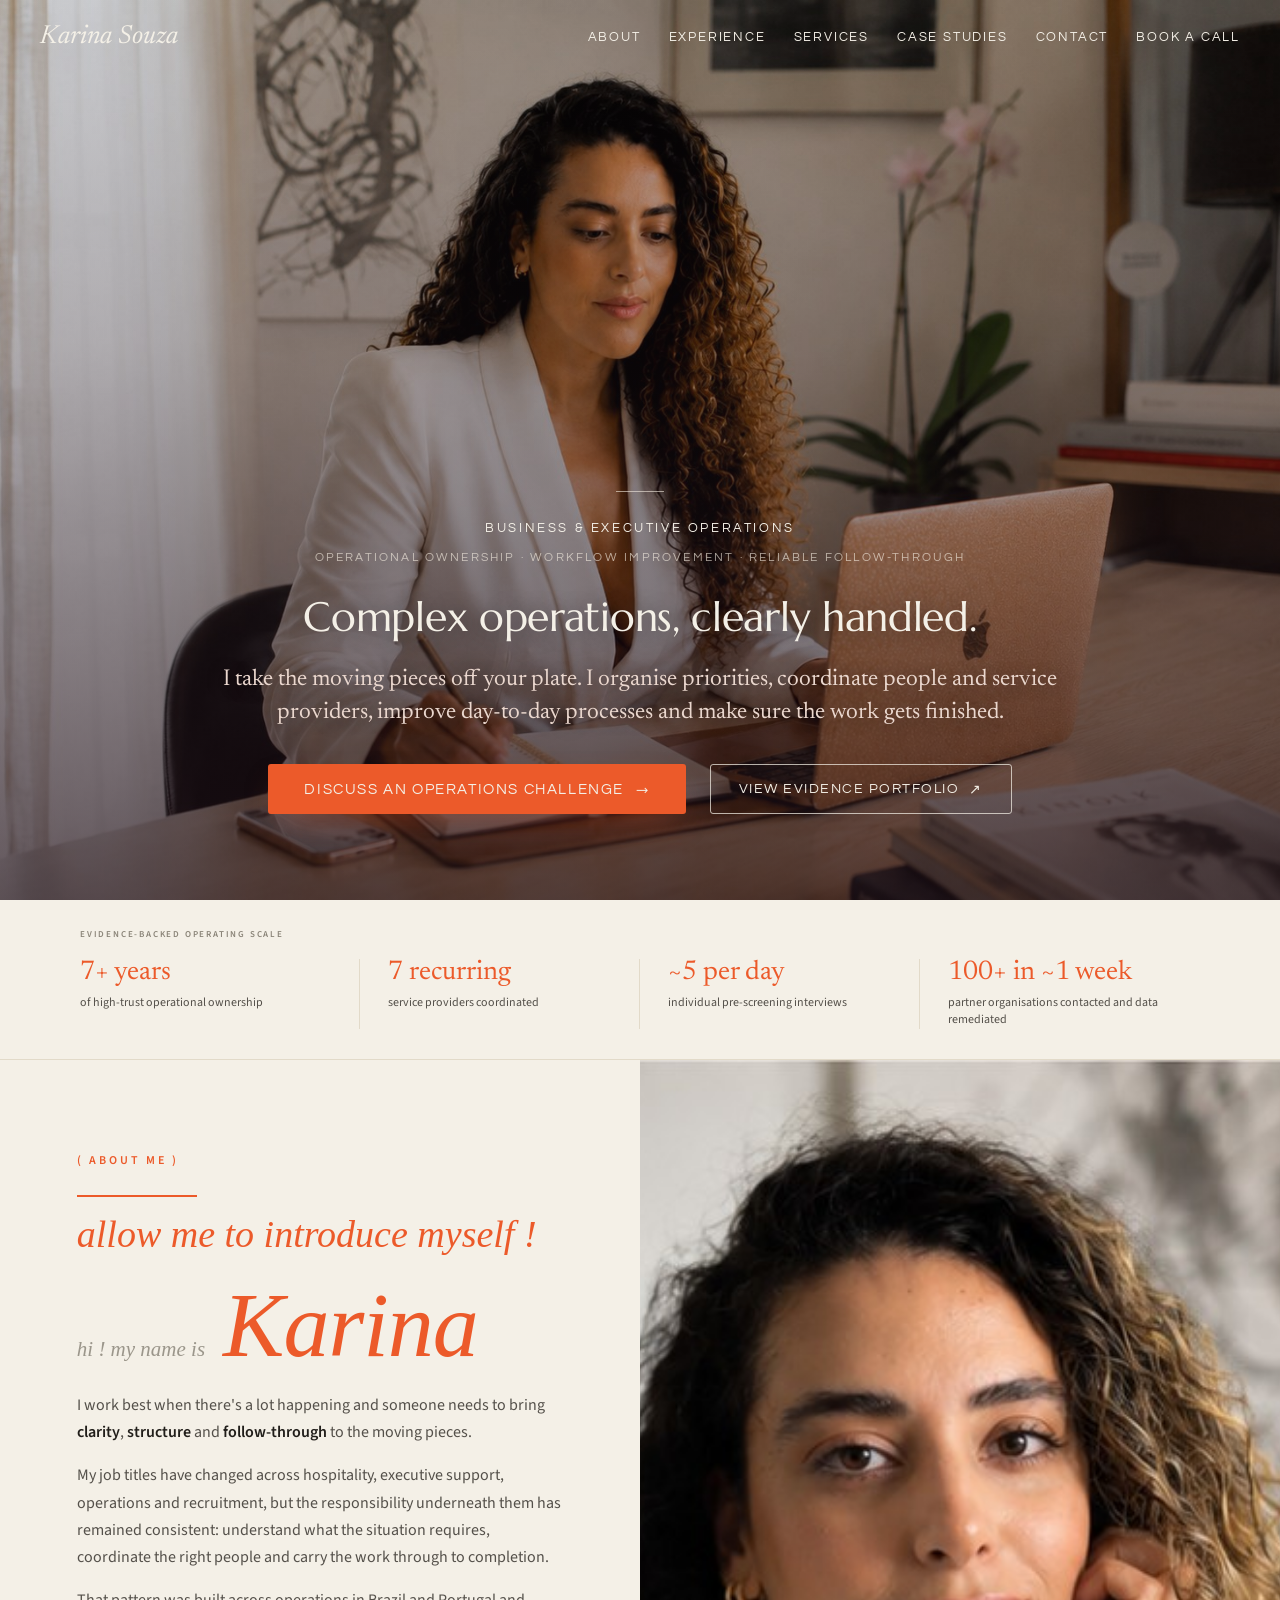
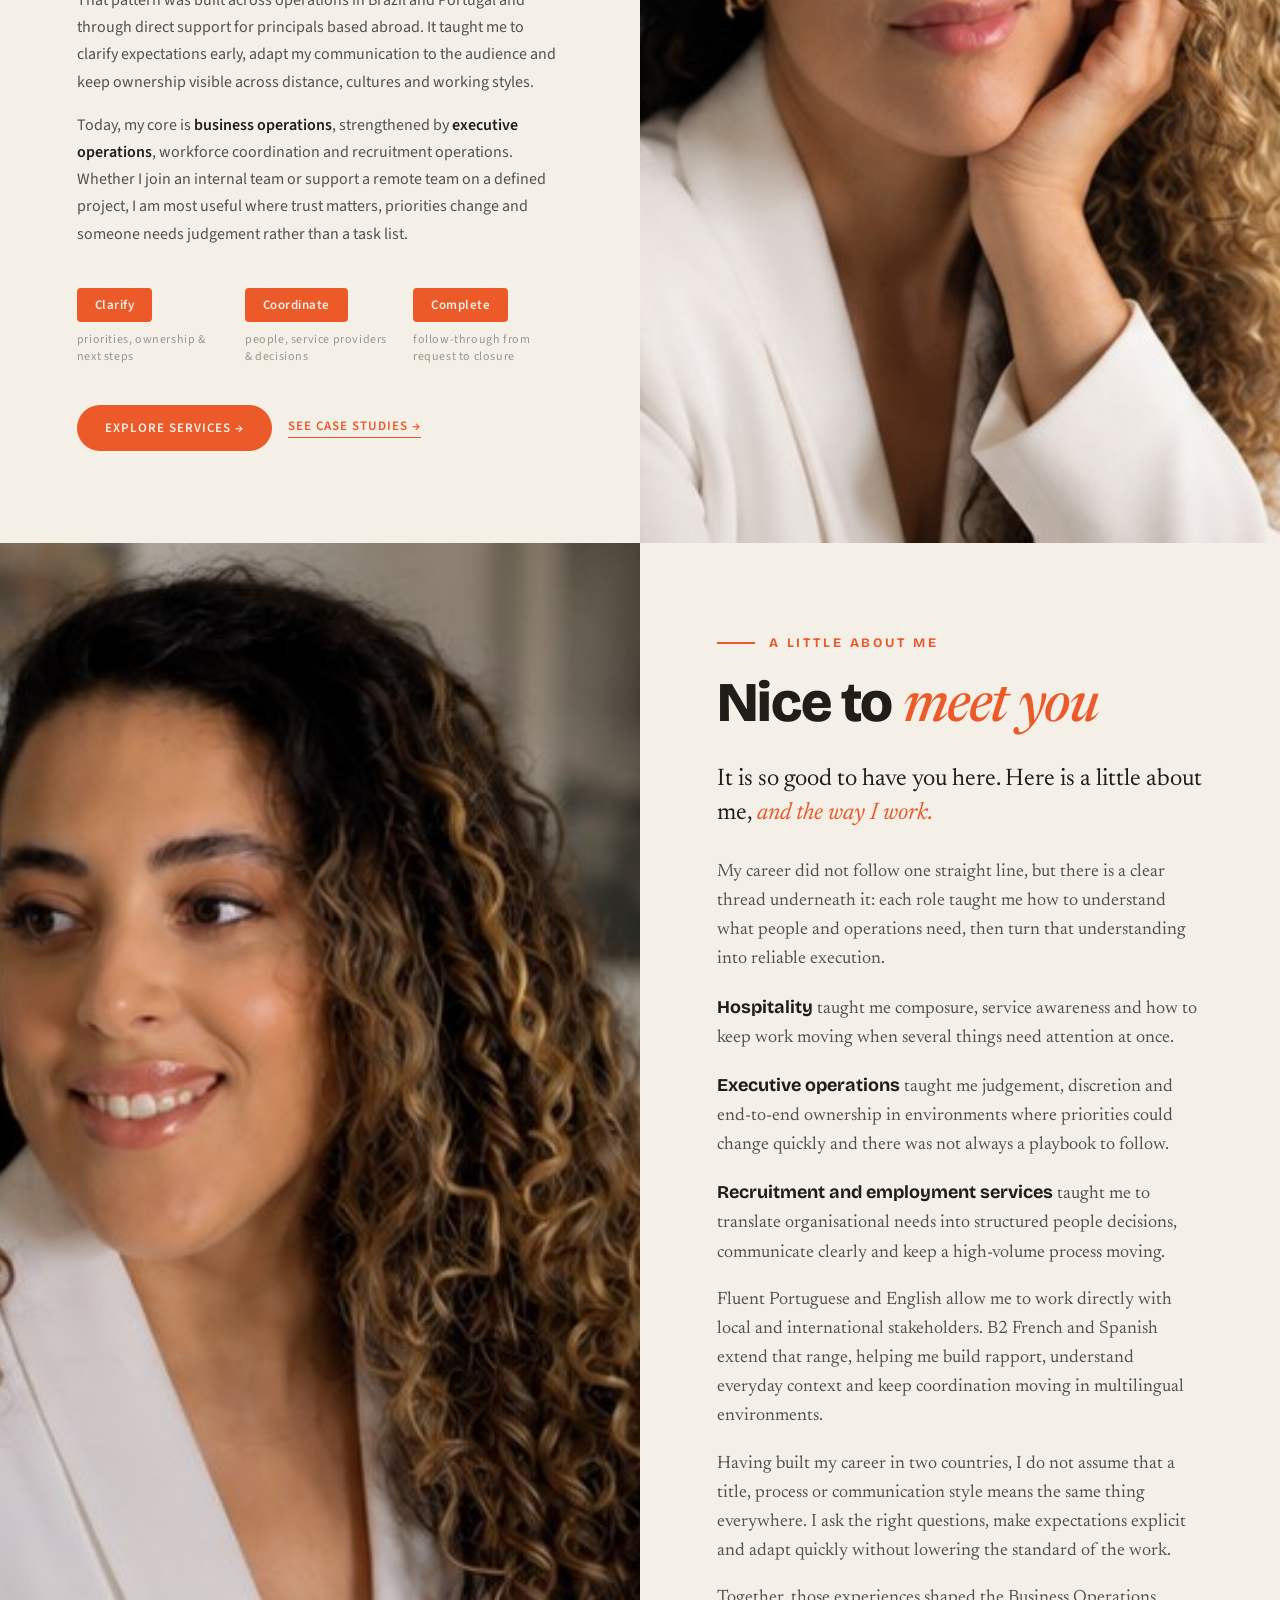
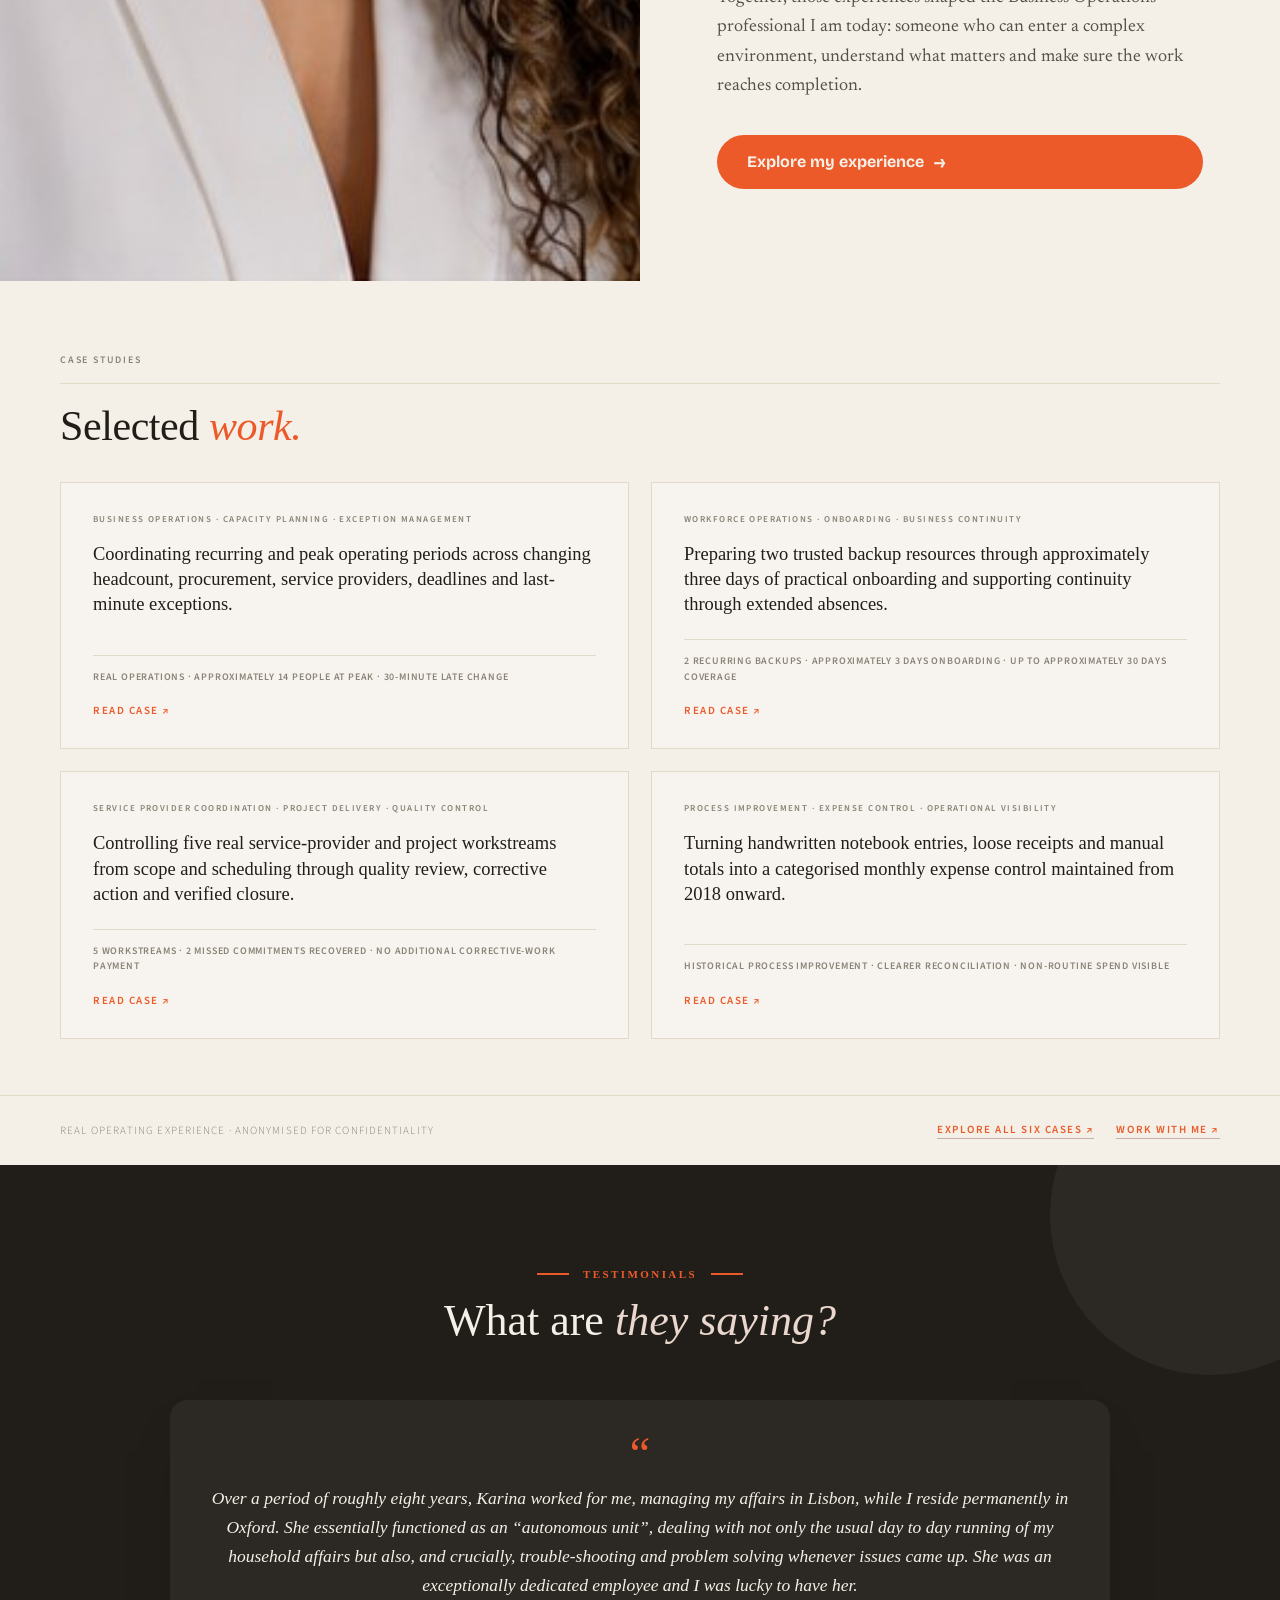
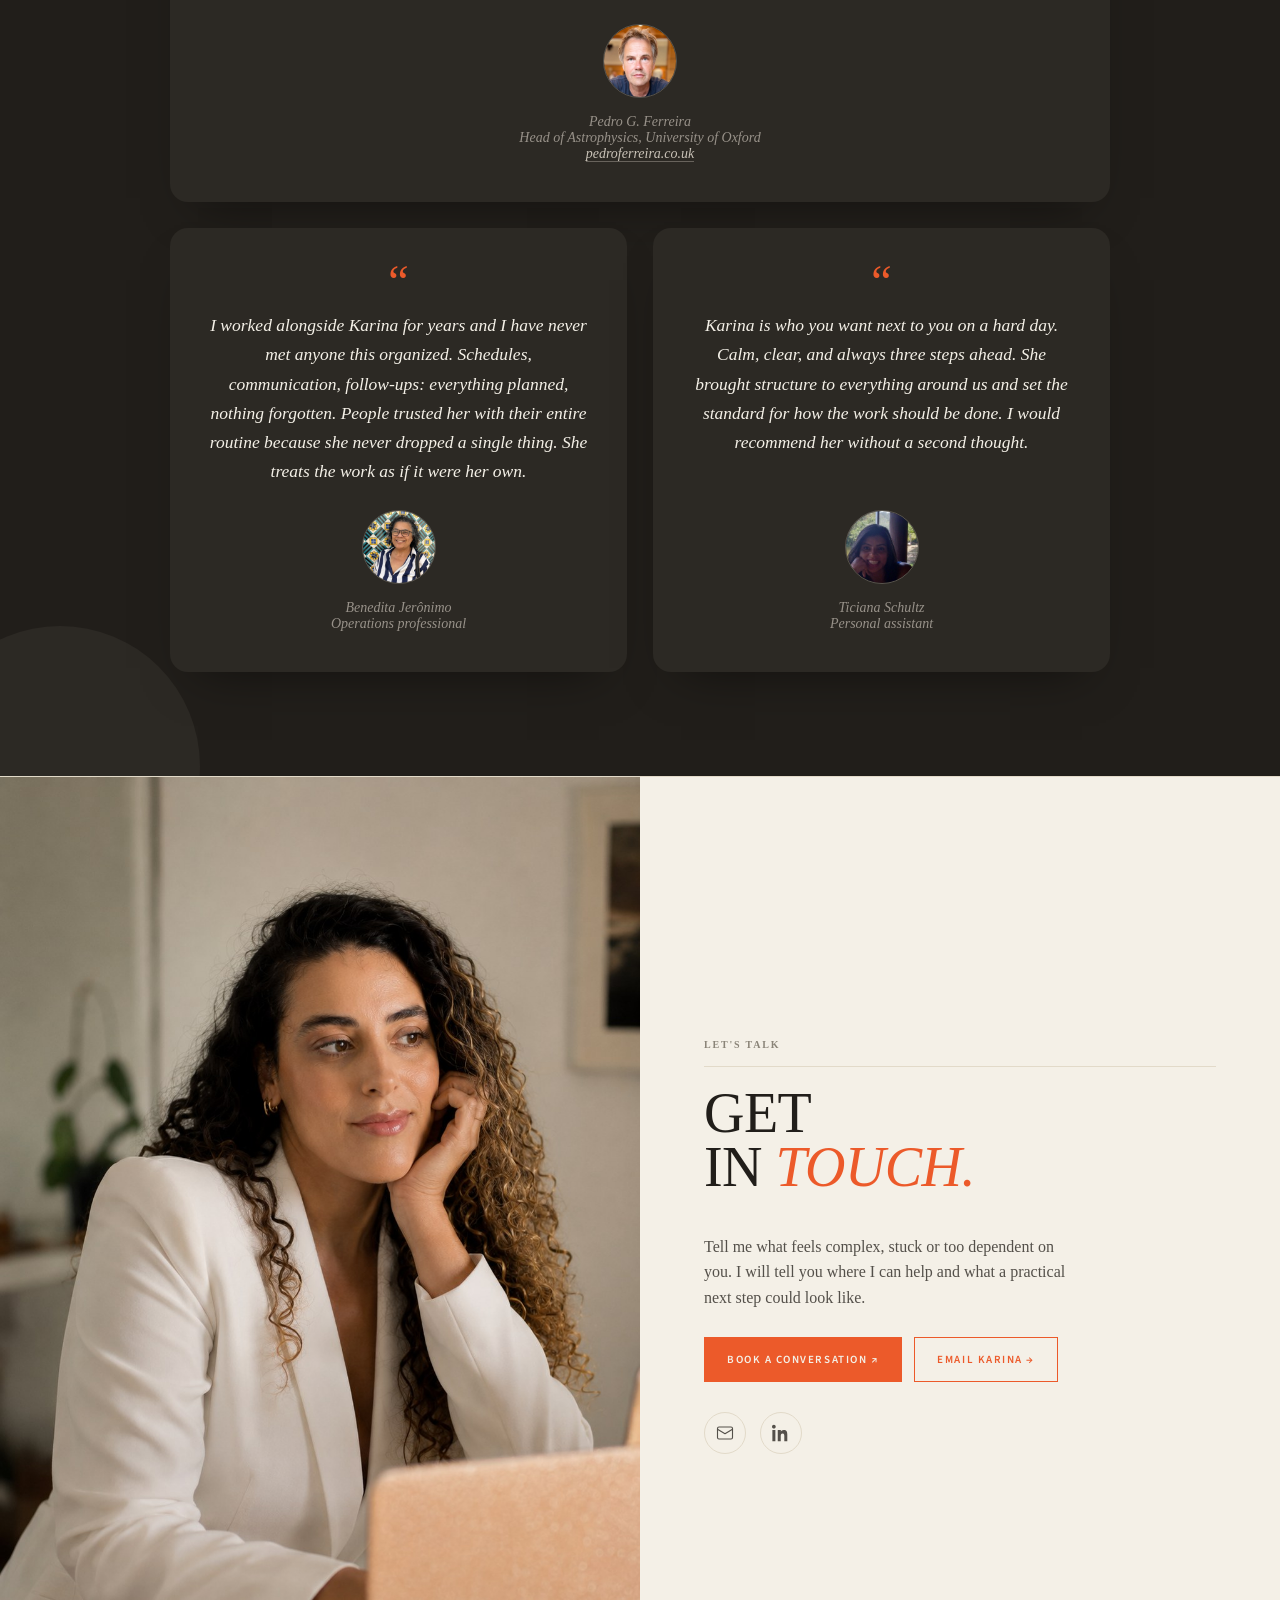
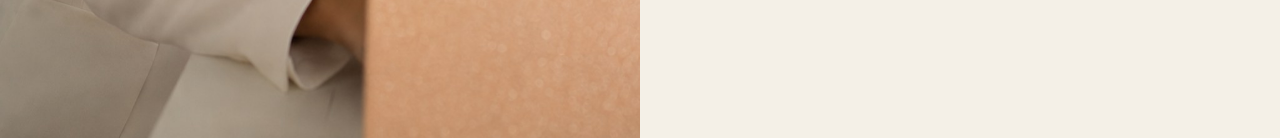
<file: index.html>
<!DOCTYPE html>
<html lang="en">
<head>
<meta charset="utf-8">
<meta name="viewport" content="width=device-width, initial-scale=1">
<title>Karina Souza · Business &amp; Executive Operations</title>
<meta name="description" content="Business and Executive Operations support for leaders and growing teams: operational ownership, workflow improvement, workforce coordination and reliable follow-through.">
<meta name="keywords" content="business operations, executive operations, workflow improvement, operational support, workforce coordination, process improvement, Lisbon, remote operations">
<link rel="canonical" href="https://karinajsou810-star.github.io/rh/index.html">
<meta property="og:type" content="website">
<meta property="og:url" content="https://karinajsou810-star.github.io/rh/index.html">
<meta property="og:title" content="Karina Souza · Business &amp; Executive Operations">
<meta property="og:description" content="Operational ownership, workflow improvement and reliable follow-through for leaders and growing teams.">
<meta property="og:image" content="https://karinajsou810-star.github.io/rh/assets/karina-souza-og.png">
<meta property="og:image:alt" content="Karina Souza · Business and Executive Operations">
<meta name="twitter:card" content="summary_large_image">
<meta name="twitter:title" content="Karina Souza · Business &amp; Executive Operations">
<meta name="twitter:description" content="Operational ownership, workflow improvement and reliable follow-through for leaders and growing teams.">
<meta name="twitter:image" content="https://karinajsou810-star.github.io/rh/assets/karina-souza-og.png">
<link rel="icon" href="assets/favicon.svg" type="image/svg+xml">
<link rel="preconnect" href="https://fonts.googleapis.com">
<link rel="preconnect" href="https://fonts.gstatic.com" crossorigin>
<link href="https://fonts.googleapis.com/css2?family=Marcellus&amp;family=Questrial&amp;family=Newsreader:ital,opsz,wght@0,6..72,400;0,6..72,500;1,6..72,400;1,6..72,500&amp;family=Bricolage+Grotesque:opsz,wght@12..96,500;12..96,600;12..96,700;12..96,800&amp;family=Source+Sans+Pro:ital,wght@0,400;0,600;0,700;1,400&amp;family=Source+Sans+3:ital,wght@0,300;0,400;0,600;1,300;1,400&amp;display=swap" rel="stylesheet">
<style>
  *, *::before, *::after { box-sizing:border-box; margin:0; padding:0; }
  :root{ --silence:#F4F0E7; --ice:#C7D4DC; --merlot:#EC5A2A; --ink:#211E1A; --line:#E2DAC9; --gray:#8A8478; --body:#54504A; --off:#FBF8F1; }
  html,body{ overflow-x:hidden; }
  body{ margin:0; -webkit-font-smoothing:antialiased; }
  .navlink:hover{opacity:.6;}
  .herobtn:hover{background:#D44E22 !important; transform:translateY(-2px);}
  .aboutbtn:hover{opacity:.88;}
  .mobile-nav-cta{display:none;}
  .hero-sub{font-family:'Newsreader',serif;font-size:23px;font-weight:400;line-height:1.46;color:#EAD7CE;margin:20px 0 0;max-width:860px;text-shadow:0 2px 20px rgba(20,12,16,0.45);}
  .proofbar{background:var(--silence);border-bottom:0.5px solid var(--line);font-family:'Source Sans 3',sans-serif;}
  .proofbar-inner{max-width:1240px;margin:0 auto;padding:28px 60px 30px;}
  .proofbar-label{font-size:9px;font-weight:600;letter-spacing:0.2em;text-transform:uppercase;color:var(--gray);margin-bottom:18px;}
  .proofbar-grid{display:grid;grid-template-columns:repeat(4,minmax(0,1fr));}
  .proofbar-item{padding:0 28px;border-right:0.5px solid var(--line);min-width:0;}
  .proofbar-item:first-child{padding-left:0;}
  .proofbar-item:last-child{padding-right:0;border-right:0;}
  .proofbar-value{display:block;font-family:'Newsreader',serif;font-size:27px;line-height:1;color:var(--merlot);margin-bottom:8px;}
  .proofbar-copy{display:block;font-size:12px;line-height:1.45;color:var(--body);}

  /* ── ABOUT ── */
  .about-grid{width:100%;display:grid;grid-template-columns:1fr 1fr;gap:0;align-items:stretch;}
  .about-copy{padding:92px clamp(48px,6vw,96px);display:flex;flex-direction:column;justify-content:center;}
  .about-photo-panel{min-height:760px;overflow:hidden;position:relative;}
  .about-photo-frame{width:100%;height:100%;}
  .about-photo-frame img{width:100%;height:100%;object-fit:cover;object-position:center 18%;display:block;}

  /* ── CASES SECTION ── */
  .cs-top{padding:64px 60px 48px;background:var(--silence);border-bottom:0.5px solid var(--line);}
  .cs-headline{display:flex;align-items:center;gap:18px;flex-wrap:wrap;}
  .cs-pill{display:inline-flex;align-items:center;justify-content:center;background:var(--ink);border-radius:999px;padding:11px 30px 11px 26px;}
  .cs-pill-text{font-family:'Times New Roman',Times,serif;font-style:italic;font-size:46px;font-weight:400;color:var(--silence);line-height:1;}
  .cs-word{font-family:'Times New Roman',Times,serif;font-size:50px;font-weight:400;letter-spacing:0.04em;color:var(--ink);line-height:1;}
  .cs-subtitle{margin-top:20px;font-size:14px;font-weight:300;line-height:1.65;color:var(--gray);max-width:520px;font-family:'Source Sans 3',sans-serif;}
  .cs-grid{display:grid;grid-template-columns:repeat(3,minmax(0,1fr));border-top:0.5px solid var(--line);}
  .cs-col{border-right:0.5px solid var(--line);display:flex;flex-direction:column;text-decoration:none;color:inherit;font-family:'Source Sans 3',sans-serif;}
  .cs-col:last-child{border-right:none;}
  .cs-visual{width:100%;aspect-ratio:1/1;display:flex;flex-direction:column;align-items:flex-start;justify-content:flex-end;padding:22px;position:relative;overflow:hidden;transition:opacity 0.22s;}
  .cs-col:hover .cs-visual{opacity:0.87;}
  .cs-col:hover .cs-arrow{transform:translate(3px,-3px);}
  .cs-visual--merlot{background:var(--merlot);}
  .cs-visual--ink{background:var(--ink);}
  .cs-visual--ice{background:var(--ice);}
  .cs-visual--silence{background:#ECE5D6;border-bottom:0.5px solid var(--line);}
  .cs-arrow{position:absolute;top:18px;right:20px;font-size:16px;z-index:1;transition:transform 0.2s;}
  .cs-arrow--onDark{color:rgba(240,232,220,0.35);}
  .cs-arrow--onIce{color:rgba(92,26,30,0.3);}
  .cs-arrow--onSilence{color:rgba(26,26,26,0.22);}
  .cs-phase{font-size:9px;font-weight:600;letter-spacing:0.18em;text-transform:uppercase;position:relative;z-index:1;margin-bottom:8px;line-height:1.4;}
  .cs-phase--onDark{color:rgba(240,232,220,0.45);}
  .cs-phase--onIce{color:rgba(92,26,30,0.5);}
  .cs-phase--onSilence{color:var(--gray);}
  .cs-state{font-family:'Times New Roman',Times,serif;font-size:15px;font-weight:400;line-height:1.32;position:relative;z-index:1;max-width:155px;}
  .cs-state--onDark{color:var(--silence);}
  .cs-state--onIce{color:var(--merlot);}
  .cs-state--onSilence{color:var(--ink);}
  .cs-num{font-family:'Times New Roman',Times,serif;font-size:88px;font-weight:400;line-height:0.85;position:absolute;bottom:10px;right:14px;letter-spacing:-0.04em;user-select:none;}
  .cs-num--onDark{color:rgba(240,232,220,0.08);}
  .cs-num--onIce{color:rgba(92,26,30,0.08);}
  .cs-num--onSilence{color:rgba(26,26,26,0.07);}
  .cs-body{padding:20px 20px 36px;flex:1;background:var(--silence);}
  .cs-tag{display:block;font-size:9px;font-weight:600;letter-spacing:0.18em;text-transform:uppercase;color:var(--gray);margin-bottom:12px;padding-bottom:12px;border-bottom:0.5px solid var(--line);}
  .cs-title{font-family:'Times New Roman',Times,serif;font-size:14.5px;font-weight:400;line-height:1.52;color:var(--ink);}
  .cs-title em{font-style:italic;color:var(--merlot);}
  .cs-bottom{padding:26px 60px;background:var(--silence);border-top:0.5px solid var(--line);display:flex;align-items:center;justify-content:space-between;}
  .cs-bottom-note{font-size:11px;font-weight:300;letter-spacing:0.1em;text-transform:uppercase;color:var(--gray);font-family:'Source Sans 3',sans-serif;}
  .cs-bottom-cta{font-size:11px;font-weight:600;letter-spacing:0.14em;text-transform:uppercase;color:var(--merlot);text-decoration:none;border-bottom:0.5px solid rgba(92,26,30,0.3);padding-bottom:1px;transition:border-color 0.2s;font-family:'Source Sans 3',sans-serif;}
  .cs-bottom-cta:hover{border-color:var(--merlot);}

  @media(max-width:800px){
    .topnav .links{display:none !important;}
    .topnav{padding:20px 22px !important;}
    .mobile-nav-cta{display:inline-flex;align-items:center;justify-content:center;color:#F4F0E7;text-decoration:none;border:1px solid rgba(244,240,231,0.72);border-radius:3px;padding:10px 14px;font-family:'Questrial',sans-serif;font-size:10px;letter-spacing:1.4px;text-transform:uppercase;}
    .hero-content{justify-content:flex-start !important;min-height:auto !important;padding:118px 24px 48px !important;}
    .hero-h1{font-size:31px !important;line-height:1.16 !important;margin-top:18px !important;}
    .hero-sub{font-size:18px;line-height:1.42;margin-top:18px;max-width:34ch;}
    .hero-actions{width:100%;flex-direction:column;gap:12px !important;margin-top:26px !important;}
    .hero-actions .herobtn,.hero-actions .hero-secondary{width:100%;max-width:342px;white-space:normal !important;justify-content:center;text-align:center;}
    .hero-actions .herobtn{font-size:12.5px !important;letter-spacing:1.2px !important;padding:15px 20px !important;}
    .hero-actions .hero-secondary{font-size:12px !important;letter-spacing:1.2px !important;padding:14px 20px !important;}
    .proofbar-inner{padding:26px 22px 28px;}
    .proofbar-grid{grid-template-columns:1fr 1fr;}
    .proofbar-item{padding:18px 16px;border-bottom:0.5px solid var(--line);}
    .proofbar-item:nth-child(odd){padding-left:0;}
    .proofbar-item:nth-child(even){padding-right:0;border-right:0;}
    .proofbar-item:nth-child(n+3){border-bottom:0;}
    .proofbar-value{font-size:23px;}
    #about div[style*="font-size:92px"]{font-size:54px !important;letter-spacing:0 !important;}
    #about div[style*="font-size:38px"]{font-size:28px !important;}
    #about p{max-width:100% !important;}
    .cs-top{padding:44px 28px 36px;}
    .cs-pill-text{font-size:34px;}
    .cs-word{font-size:38px;}
    .cs-grid{grid-template-columns:1fr 1fr;}
    .cs-col{border-right:none;border-bottom:0.5px solid var(--line);}
    .cs-col:nth-child(odd){border-right:0.5px solid var(--line);}
    .cs-bottom{padding:24px 28px;flex-direction:column;align-items:flex-start;gap:16px;}
  }


  /* ── NICE TO MEET YOU ── */
  #meet{background:#F4F0E7;font-family:'Bricolage Grotesque',sans-serif;color:#211E1A;}
  .intro{max-width:1240px;margin:0 auto;padding:90px 48px 90px;}
  .intro-grid{display:grid;grid-template-columns:1.05fr 1fr;gap:72px;align-items:center;}
  .intro-photo{position:relative;display:flex;justify-content:center;align-items:center;}
  
  .intro-wrap{position:relative;width:100%;max-width:620px;}
  .intro-arch{position:relative;z-index:1;width:100%;border-radius:20px;overflow:hidden;}
  .intro-arch img{width:100%;height:auto;display:block;}
  .intro-copy{display:flex;flex-direction:column;justify-content:center;}
  .intro-lede{font-family:'Newsreader',serif;font-size:24px;line-height:1.42;color:#211E1A;margin-bottom:28px;max-width:40ch;}
  .intro-lede em{color:#EC5A2A;font-style:italic;}
  .intro p.serif{font-size:18px;margin-bottom:18px;max-width:52ch;}
  .eyebrow{display:flex;align-items:center;gap:14px;margin-bottom:24px;}
  .eyebrow .ln{width:38px;height:2px;background:#EC5A2A;display:block;}
  .eyebrow .tx{font-size:13px;font-weight:700;letter-spacing:0.22em;text-transform:uppercase;color:#EC5A2A;}
  .h2{font-size:56px;line-height:1.0;font-weight:800;letter-spacing:-0.025em;}
  .h2 em{color:#EC5A2A;font-style:italic;font-family:'Newsreader',serif;font-weight:500;}
  .serif{font-family:'Newsreader',serif;color:#54504A;line-height:1.62;}
  .serif strong{font-family:'Bricolage Grotesque',sans-serif;font-weight:700;color:#211E1A;}
  .btn{display:inline-flex;align-items:center;gap:10px;background:#EC5A2A;color:#F4F0E7;font-weight:700;font-size:16px;padding:16px 30px;border-radius:100px;text-decoration:none;transition:background .2s;font-family:'Bricolage Grotesque',sans-serif;}
  .btn:hover{background:#D44E22;}
  @media(min-width:901px){
    .intro{max-width:none;padding:0;}
    .intro-grid{grid-template-columns:1fr 1fr;gap:0;align-items:stretch;}
    .intro-photo{min-height:760px;overflow:hidden;}
    .intro-wrap,.intro-arch{width:100%;max-width:none;height:100%;border-radius:0;}
    .intro-arch img{width:100%;height:100%;object-fit:cover;object-position:center 18%;}
    .intro-copy{padding:92px clamp(48px,6vw,96px);}
  }
  @media(max-width:900px){
    .about-grid{grid-template-columns:1fr;}
    .about-copy{padding:58px 24px 64px;}
    .about-photo-panel{order:-1;height:480px;min-height:0;}
    .about-photo-frame img{object-position:center 18%;}
    .intro{padding:0;}
    .intro-grid{grid-template-columns:1fr;gap:0;}
    .intro-photo{height:480px;min-height:0;overflow:hidden;}
    .intro-wrap,.intro-arch{width:100%;max-width:none;height:100%;border-radius:0;}
    .intro-arch img{width:100%;height:100%;object-fit:cover;object-position:center 18%;}
    .intro-copy{padding:58px 24px 64px;}
    .h2{font-size:38px;}
  }

  /* ── TESTIMONIALS ── */
  #testimonials{background:var(--ink);padding:96px 60px 104px;position:relative;overflow:hidden;}
  .tst-deco{position:absolute;border-radius:50%;background:#2C2924;}
  .tst-head{position:relative;z-index:1;text-align:center;margin-bottom:56px;}
  .tst-eyebrow{display:inline-flex;align-items:center;gap:14px;font-size:11px;font-weight:600;letter-spacing:0.22em;text-transform:uppercase;color:var(--merlot);margin-bottom:18px;}
  .tst-eyebrow::before,.tst-eyebrow::after{content:'';width:32px;height:2px;background:var(--merlot);display:block;}
  .tst-title{font-family:'Times New Roman',Times,serif;font-size:44px;font-weight:400;color:var(--silence);line-height:1.05;}
  .tst-title em{font-style:italic;color:#EAD7CE;}
  .tst-cards{position:relative;z-index:1;display:grid;grid-template-columns:repeat(2,1fr);gap:26px;max-width:940px;margin:0 auto;}
  .tst-card{background:#2C2924;border-radius:18px;padding:40px 38px;text-align:center;display:flex;flex-direction:column;box-shadow:0 24px 48px -28px rgba(0,0,0,0.55);}
  .tst-quote{font-family:'Times New Roman',Times,serif;font-style:italic;font-size:17.5px;line-height:1.66;color:var(--silence);flex:1;margin-bottom:24px;}
  .tst-quote::before{content:'\201C';display:block;font-size:46px;line-height:0.6;color:var(--merlot);margin-bottom:16px;font-style:normal;}
  .tst-who{font-family:'Times New Roman',Times,serif;font-style:italic;font-size:14px;color:rgba(240,232,220,0.55);}
  .tst-avatar{width:74px;height:74px;border-radius:50%;object-fit:cover;margin:0 auto 16px;display:block;border:1px solid rgba(240,232,220,0.22);}
  .tst-card.feature{grid-column:1 / -1;}
  .tst-initials{width:74px;height:74px;border-radius:50%;margin:0 auto 16px;display:flex;align-items:center;justify-content:center;background:#EC5A2A;color:#F4F0E7;font-family:'Source Sans 3',sans-serif;font-weight:600;font-size:23px;letter-spacing:.5px;}
  .tst-who a{color:rgba(240,232,220,0.8);text-decoration:none;border-bottom:1px solid rgba(240,232,220,0.3);}
  @media(max-width:900px){#testimonials{padding:60px 28px 68px;}.tst-cards{grid-template-columns:1fr;}.tst-title{font-size:32px;}}

  /* ── CONTACT SECTION ── */
  #contact{background:var(--silence);border-top:0.5px solid var(--line);}
  .contact-grid{display:grid;grid-template-columns:1fr 1fr;min-height:560px;}
  .contact-photo{overflow:hidden;position:relative;}
  .contact-photo img{width:100%;height:100%;object-fit:cover;object-position:center 15%;display:block;}
  .contact-content{padding:72px 64px;display:flex;flex-direction:column;justify-content:center;background:var(--silence);}
  .contact-eyebrow{font-size:10px;font-weight:600;letter-spacing:0.18em;text-transform:uppercase;color:var(--gray);margin-bottom:20px;padding-bottom:16px;border-bottom:0.5px solid var(--line);}
  .contact-title{font-family:'Times New Roman',Times,serif;font-size:56px;font-weight:400;line-height:0.95;color:var(--ink);text-transform:uppercase;margin-bottom:40px;letter-spacing:-0.01em;}
  .contact-title em{font-style:italic;color:var(--merlot);}
  .contact-fields{display:grid;grid-template-columns:1fr 1fr;gap:28px 40px;margin-bottom:40px;}
  .contact-field-label{font-size:9px;font-weight:600;letter-spacing:0.16em;text-transform:uppercase;color:var(--gray);margin-bottom:6px;}
  .contact-field-value{font-size:14px;font-weight:300;color:var(--body);line-height:1.55;}
  .contact-field-value a{color:var(--body);text-decoration:none;border-bottom:0.5px solid var(--line);padding-bottom:1px;transition:color .2s,border-color .2s;}
  .contact-field-value a:hover{color:var(--merlot);border-color:var(--merlot);}
  hr.contact-divider{border:none;border-top:0.5px solid var(--line);margin-bottom:32px;}
  .contact-cta{display:inline-flex;align-items:center;gap:10px;font-size:11px;font-weight:600;letter-spacing:0.14em;text-transform:uppercase;color:var(--silence);background:var(--merlot);text-decoration:none;padding:14px 28px;transition:background .2s;width:fit-content;}
  .contact-cta::after{content:'\2197';font-size:14px;}
  .contact-cta:hover{background:#D44E22;}
  .contact-form{display:flex;flex-direction:column;gap:14px;margin-bottom:28px;max-width:440px;}
  .contact-form input,.contact-form textarea{font-family:'Source Sans Pro',sans-serif;font-size:14px;color:var(--ink);background:transparent;border:none;border-bottom:0.5px solid var(--line);padding:11px 2px;outline:none;transition:border-color .2s;}
  .contact-form input::placeholder,.contact-form textarea::placeholder{color:var(--gray);}
  .contact-form input:focus,.contact-form textarea:focus{border-color:var(--merlot);}
  .contact-form textarea{resize:vertical;min-height:70px;}
  .contact-form button{margin-top:8px;display:inline-flex;align-items:center;gap:10px;font-family:'Source Sans Pro',sans-serif;font-size:11px;font-weight:600;letter-spacing:0.14em;text-transform:uppercase;color:var(--silence);background:var(--merlot);border:none;padding:14px 28px;cursor:pointer;width:fit-content;transition:background .2s;}
  .contact-form button::after{content:'\2197';font-size:14px;}
  .contact-form button:hover{background:#D44E22;}
  .contact-social{display:flex;align-items:center;gap:14px;margin-bottom:22px;}
  .contact-social a{display:inline-flex;align-items:center;justify-content:center;width:42px;height:42px;border:0.5px solid var(--line);border-radius:50%;color:var(--body);transition:color .2s,border-color .2s,background .2s;}
  .contact-social a:hover{color:var(--silence);background:var(--merlot);border-color:var(--merlot);}
  .contact-social svg{width:18px;height:18px;}
  .contact-note{font-size:13px;font-weight:300;color:var(--gray);line-height:1.6;max-width:440px;}
  .contact-note a{color:var(--merlot);text-decoration:none;border-bottom:0.5px solid rgba(92,26,30,0.3);padding-bottom:1px;}
  .contact-note a:hover{border-color:var(--merlot);}
  .contact-actions{display:flex;flex-wrap:wrap;gap:12px;margin:26px 0 30px;}
  .contact-action{display:inline-flex;align-items:center;justify-content:center;gap:10px;padding:14px 22px;text-decoration:none;font-family:'Source Sans Pro',sans-serif;font-size:11px;font-weight:600;letter-spacing:0.14em;text-transform:uppercase;border:1px solid var(--merlot);transition:background .2s,color .2s;}
  .contact-action.primary{background:var(--merlot);color:var(--silence);}
  .contact-action.secondary{background:transparent;color:var(--merlot);}
  .contact-action:hover{background:#D44E22;color:var(--silence);border-color:#D44E22;}
  @media(max-width:800px){.contact-grid{grid-template-columns:1fr;}.contact-photo{height:420px;}.contact-content{padding:48px 28px;}.contact-title{font-size:38px;}.contact-fields{grid-template-columns:1fr;}}
  #insights{background:var(--silence);border-top:0.5px solid var(--line);}
  .insights-grid{display:grid;grid-template-columns:1fr;min-height:0;}
  .insights-photo{overflow:hidden;}
  .insights-photo img{width:100%;height:100%;min-height:520px;object-fit:cover;object-position:50% 28%;display:block;}
  .insights-content{padding:72px 60px;display:flex;flex-direction:column;justify-content:center;max-width:860px;}
  .insights-eyebrow{font-size:10px;font-weight:600;letter-spacing:0.18em;text-transform:uppercase;color:var(--gray);margin-bottom:20px;padding-bottom:16px;border-bottom:0.5px solid var(--line);}
  .insights-title{font-family:'Times New Roman',Times,serif;font-size:42px;font-weight:400;line-height:1.05;color:var(--ink);margin-bottom:34px;letter-spacing:-0.01em;}
  .insights-title em{font-style:italic;color:var(--merlot);}
  .insights-card{display:block;text-decoration:none;border:0.5px solid var(--line);background:#F7F3EE;padding:30px 32px;transition:border-color .2s,background .2s,transform .2s;}
  .insights-card:hover{border-color:var(--merlot);background:#fff;transform:translateY(-2px);}
  .insights-meta{display:block;font-size:9px;font-weight:600;letter-spacing:0.16em;text-transform:uppercase;color:var(--gray);margin-bottom:16px;}
  .insights-headline{font-family:'Times New Roman',Times,serif;font-size:21px;font-weight:400;line-height:1.36;color:var(--ink);margin-bottom:20px;}
  .insights-readmore{font-size:11px;font-weight:600;letter-spacing:0.14em;text-transform:uppercase;color:var(--merlot);}
  @media(max-width:800px){.insights-grid{grid-template-columns:1fr;}.insights-photo img{min-height:340px;}.insights-content{padding:48px 28px;}.insights-title{font-size:32px;}}
  .cases2{padding:72px 60px 56px;background:var(--silence);}
  .case-cards{display:grid;grid-template-columns:repeat(2,1fr);gap:22px;}
  .case-card{display:flex;flex-direction:column;gap:0;}
  .case-card .insights-headline{font-size:18.5px;flex:1;}
  .case-proof{display:block;font-size:10px;font-weight:600;letter-spacing:0.08em;text-transform:uppercase;color:var(--gray);border-top:0.5px solid var(--line);padding-top:14px;margin:2px 0 18px;line-height:1.55;}
  @media(max-width:900px){.cases2{padding:48px 28px 36px;}.case-cards{grid-template-columns:1fr;}}
</style>
</head>
<body>

  <!-- ===== HERO ===== -->
  <section style="position:relative; width:100%; min-height:100vh; overflow:hidden; background:#211E1A; font-family:'Questrial', sans-serif;">
    <nav class="topnav" style="position:absolute; top:0; left:0; right:0; z-index:5; display:flex; align-items:center; justify-content:space-between; padding:24px 40px;">
      <a href="index.html" style="font-family:'Newsreader',serif; font-style:italic; font-size:26px; color:#F4F0E7; text-decoration:none;">Karina Souza</a>
      <div class="links" style="display:flex; align-items:center; gap:28px; font-family:'Questrial',sans-serif; font-size:12.5px; letter-spacing:1.8px; text-transform:uppercase;">
        <a class="navlink" href="#about" style="color:#F4F0E7; text-decoration:none;">About</a>
        <a class="navlink" href="portfolio.html" style="color:#F4F0E7; text-decoration:none;">Experience</a>
        <a class="navlink" href="services.html" style="color:#F4F0E7; text-decoration:none;">Services</a>
        <a class="navlink" href="#cases" style="color:#F4F0E7; text-decoration:none;">Case studies</a>
        <a class="navlink" href="contact.html" style="color:#F4F0E7; text-decoration:none;">Contact</a>
        <a class="navlink" href="https://calendly.com/karinajsou810/new-meeting" target="_blank" rel="noopener" style="color:#F4F0E7; text-decoration:none;">Book a call</a>
      </div>
      <a class="mobile-nav-cta" href="https://calendly.com/karinajsou810/new-meeting" target="_blank" rel="noopener">Book a call</a>
    </nav>
    <img src="assets/karina-hero-v4.jpg" alt="Karina Souza" style="position:absolute; inset:0; width:100%; height:100%; object-fit:cover; object-position:50% 30%;">
    <div style="position:absolute; inset:0; background:linear-gradient(180deg, rgba(120,150,180,0.10) 0%, rgba(70,30,44,0.10) 100%); mix-blend-mode:multiply;"></div>
    <div style="position:absolute; inset:0; background:linear-gradient(180deg, rgba(24,16,20,0.18) 0%, rgba(28,17,22,0.30) 38%, rgba(33,18,25,0.68) 100%);"></div>
    <div class="hero-content" style="position:relative; z-index:2; min-height:100vh; display:flex; flex-direction:column; align-items:center; justify-content:flex-end; text-align:center; padding:0 40px 86px;">
      <div style="width:48px; height:1px; background:rgba(243,236,223,0.6); margin-bottom:26px;"></div>
      <div style="font-family:'Questrial',sans-serif; font-size:12.5px; letter-spacing:2.6px; text-transform:uppercase; color:#F4F0E7; max-width:820px; line-height:1.7;">
        Business &amp; Executive Operations
      </div>
      <div style="font-family:'Questrial',sans-serif; font-size:11.5px; letter-spacing:2.2px; text-transform:uppercase; color:rgba(243,236,223,0.66); max-width:820px; line-height:1.7; margin-top:9px;">
        Operational Ownership &middot; Workflow Improvement &middot; Reliable Follow-through
      </div>

      <h1 class="hero-h1" style="font-family:'Marcellus', serif; font-weight:400; font-size:41px; line-height:1.24; letter-spacing:-0.3px; color:#F4F0E7; margin:24px 0 0 0; max-width:1000px; text-shadow:0 2px 24px rgba(20,12,16,0.45);">
        Complex operations, clearly handled.
      </h1>
      <p class="hero-sub">I take the moving pieces off your plate. I organise priorities, coordinate people and service providers, improve day-to-day processes and make sure the work gets finished.</p>
      <div class="hero-actions" style="margin-top:34px; display:flex; align-items:center; gap:24px; flex-wrap:wrap; justify-content:center;">
        <a class="herobtn" href="https://calendly.com/karinajsou810/new-meeting" target="_blank" rel="noopener" style="display:inline-flex; align-items:center; gap:12px; background:#EC5A2A; color:#F4F0E7; font-family:'Questrial',sans-serif; font-size:14.5px; letter-spacing:1.6px; text-transform:uppercase; white-space:nowrap; text-decoration:none; padding:17px 36px; border-radius:3px; box-shadow:0 14px 34px -14px rgba(212,78,34,0.55); transition:background .25s ease, transform .25s ease;">
          Discuss an operations challenge
          <span style="font-size:16px; line-height:1; transform:translateY(0.5px);">&#8594;</span>
        </a>
        <a class="navlink hero-secondary" href="https://dynamic-bugle-a10.notion.site/Karina-Souza-Business-Operations-Case-Studies-Evidence-3c784d0cf60881fda186f1b94b634226" target="_blank" rel="noopener" style="display:inline-flex; align-items:center; gap:10px; color:#F4F0E7; font-family:'Questrial',sans-serif; font-size:13.5px; letter-spacing:1.5px; text-transform:uppercase; white-space:nowrap; text-decoration:none; padding:16px 28px; border:1px solid rgba(244,240,231,0.72); border-radius:3px;">
          View evidence portfolio <span aria-hidden="true">&#8599;</span>
        </a>
      </div>
    </div>
  </section>

  <section class="proofbar" aria-labelledby="proofbar-title">
    <div class="proofbar-inner">
      <p class="proofbar-label" id="proofbar-title">Evidence-backed operating scale</p>
      <div class="proofbar-grid">
        <div class="proofbar-item"><span class="proofbar-value">7+ years</span><span class="proofbar-copy">of high-trust operational ownership</span></div>
        <div class="proofbar-item"><span class="proofbar-value">7 recurring</span><span class="proofbar-copy">service providers coordinated</span></div>
        <div class="proofbar-item"><span class="proofbar-value">~5 per day</span><span class="proofbar-copy">individual pre-screening interviews</span></div>
        <div class="proofbar-item"><span class="proofbar-value">100+ in ~1 week</span><span class="proofbar-copy">partner organisations contacted and data remediated</span></div>
      </div>
    </div>
  </section>


  <!-- ===== ABOUT ===== -->
  <section id="about" style="width:100%;background:#F4F0E7;font-family:'Source Sans Pro',sans-serif;">
    <div class="about-grid">
      <div class="about-copy">
        <div style="font-family:'Source Sans Pro',sans-serif; font-weight:600; font-size:12px; letter-spacing:3px; text-transform:uppercase; color:#EC5A2A;">( about me )</div>
        <div style="margin-top:26px;">
          <div style="width:120px; height:2px; background:#EC5A2A; margin-bottom:16px;"></div>
          <div style="font-family:'Times New Roman', Times, serif; font-style:italic; font-weight:400; font-size:38px; line-height:1.12; color:#EC5A2A;">allow me to introduce myself !</div>
        </div>
        <div style="margin-top:28px; display:flex; align-items:baseline; gap:18px; flex-wrap:wrap;">
          <div style="font-family:'Times New Roman', Times, serif; font-style:italic; font-size:21px; color:#9B968B;">hi ! my name is</div>
          <div style="font-family:'Times New Roman', Times, serif; font-style:italic; font-weight:400; font-size:92px; line-height:0.92; letter-spacing:-1px; color:#EC5A2A;">Karina</div>
        </div>
        <p style="font-family:'Source Sans Pro',sans-serif; font-size:16px; line-height:1.7; color:#54504A; max-width:540px; margin:24px 0 0 0;">
          I work best when there's a lot happening and someone needs to bring <b style="font-weight:600; color:#211E1A;">clarity</b>, <b style="font-weight:600; color:#211E1A;">structure</b> and <b style="font-weight:600; color:#211E1A;">follow-through</b> to the moving pieces.</p>
        <p style="font-family:'Source Sans Pro',sans-serif; font-size:16px; line-height:1.7; color:#54504A; max-width:540px; margin:16px 0 0 0;">
          My job titles have changed across hospitality, executive support, operations and recruitment, but the responsibility underneath them has remained consistent: understand what the situation requires, coordinate the right people and carry the work through to completion.</p>
        <p style="font-family:'Source Sans Pro',sans-serif; font-size:16px; line-height:1.7; color:#54504A; max-width:540px; margin:16px 0 0 0;">
          That pattern was built across operations in Brazil and Portugal and through direct support for principals based abroad. It taught me to clarify expectations early, adapt my communication to the audience and keep ownership visible across distance, cultures and working styles.</p>
        <p style="font-family:'Source Sans Pro',sans-serif; font-size:16px; line-height:1.7; color:#54504A; max-width:540px; margin:16px 0 0 0;">
          Today, my core is <b style="font-weight:600; color:#211E1A;">business operations</b>, strengthened by <b style="font-weight:600; color:#211E1A;">executive operations</b>, workforce coordination and recruitment operations. Whether I join an internal team or support a remote team on a defined project, I am most useful where trust matters, priorities change and someone needs judgement rather than a task list.</p>
        <div style="margin-top:40px; display:grid; grid-template-columns:repeat(3,1fr); gap:18px;">
          <div style="display:flex; flex-direction:column; align-items:flex-start;">
            <div style="background:#EC5A2A; color:#F4F0E7; font-family:'Source Sans Pro',sans-serif; font-weight:600; font-size:13px; letter-spacing:.5px; padding:8px 18px; border-radius:4px;">Clarify</div>
            <div style="font-family:'Source Sans Pro',sans-serif; font-size:12px; letter-spacing:.6px; color:#9B968B; margin-top:9px;">priorities, ownership &amp; next steps</div>
          </div>
          <div style="display:flex; flex-direction:column; align-items:flex-start;">
            <div style="background:#EC5A2A; color:#F4F0E7; font-family:'Source Sans Pro',sans-serif; font-weight:600; font-size:13px; letter-spacing:.5px; padding:8px 18px; border-radius:4px;">Coordinate</div>
            <div style="font-family:'Source Sans Pro',sans-serif; font-size:12px; letter-spacing:.6px; color:#9B968B; margin-top:9px;">people, service providers &amp; decisions</div>
          </div>
          <div style="display:flex; flex-direction:column; align-items:flex-start;">
            <div style="background:#EC5A2A; color:#F4F0E7; font-family:'Source Sans Pro',sans-serif; font-weight:600; font-size:13px; letter-spacing:.5px; padding:8px 18px; border-radius:4px;">Complete</div>
            <div style="font-family:'Source Sans Pro',sans-serif; font-size:12px; letter-spacing:.6px; color:#9B968B; margin-top:9px;">follow-through from request to closure</div>
          </div>
        </div>
        <div style="margin-top:40px; display:flex; gap:16px; flex-wrap:wrap; align-items:center;">
          <a class="aboutbtn" href="services.html" style="background:#EC5A2A; color:#F4F0E7; text-decoration:none; font-family:'Source Sans Pro',sans-serif; font-weight:600; font-size:13px; letter-spacing:1px; text-transform:uppercase; padding:14px 28px; border-radius:100px;">Explore services &rarr;</a>
          <a href="#cases" style="color:#EC5A2A; text-decoration:none; font-family:'Source Sans Pro',sans-serif; font-weight:600; font-size:13px; letter-spacing:1px; text-transform:uppercase; border-bottom:1.5px solid #EC5A2A; padding-bottom:2px;">See case studies &rarr;</a>
        </div>
      </div>
      <div class="about-photo-panel">
        <div class="about-photo-frame">
          <img src="assets/karina-about-v5.jpg" alt="Karina Souza">
        </div>
      </div>
    </div>
  </section>

  <!-- ===== NICE TO MEET YOU ===== -->
  <section id="meet">
<!-- ============ INTRO ============ -->
<section class="intro">
  <div class="intro-grid">
    <div class="intro-photo">
      <div class="intro-wrap">
        <div class="intro-arch"><img src="assets/karina-meet-v4.jpg" alt="Karina Souza"></div>
      </div>
    </div>
    <div class="intro-copy">
      <div class="eyebrow"><span class="ln"></span><span class="tx">A little about me</span></div>
      <h2 class="h2" style="margin-bottom:26px">Nice to <em>meet you</em></h2>
      <p class="intro-lede">It is so good to have you here. Here is a little about me, <em>and the way I work.</em></p>
      <p class="serif">My career did not follow one straight line, but there is a clear thread underneath it: each role taught me how to understand what people and operations need, then turn that understanding into reliable execution.</p>
      <p class="serif"><strong>Hospitality</strong> taught me composure, service awareness and how to keep work moving when several things need attention at once.</p>
      <p class="serif"><strong>Executive operations</strong> taught me judgement, discretion and end-to-end ownership in environments where priorities could change quickly and there was not always a playbook to follow.</p>
      <p class="serif"><strong>Recruitment and employment services</strong> taught me to translate organisational needs into structured people decisions, communicate clearly and keep a high-volume process moving.</p>
      <p class="serif">Fluent Portuguese and English allow me to work directly with local and international stakeholders. B2 French and Spanish extend that range, helping me build rapport, understand everyday context and keep coordination moving in multilingual environments.</p>
      <p class="serif">Having built my career in two countries, I do not assume that a title, process or communication style means the same thing everywhere. I ask the right questions, make expectations explicit and adapt quickly without lowering the standard of the work.</p>
      <p class="serif" style="margin-bottom:34px">Together, those experiences shaped the Business Operations professional I am today: someone who can enter a complex environment, understand what matters and make sure the work reaches completion.</p>
      <a class="btn" href="portfolio.html">Explore my experience <span style="font-size:18px">→</span></a>
    </div>
  </div>
</section>
</section>

  <!-- ===== CASE STUDIES ===== -->
  <section id="cases" style="font-family:'Source Sans 3',sans-serif;background:var(--silence);color:var(--ink);">
    <div class="cases2">
      <p class="insights-eyebrow">Case studies</p>
      <h2 class="insights-title">Selected <em>work.</em></h2>
      <div class="case-cards">

        <a class="insights-card case-card" href="cases/case-01.html">
          <span class="insights-meta">Business operations &middot; Capacity planning &middot; Exception management</span>
          <p class="insights-headline">Coordinating recurring and peak operating periods across changing headcount, procurement, service providers, deadlines and last-minute exceptions.</p>
          <span class="case-proof">Real operations &middot; approximately 14 people at peak &middot; 30-minute late change</span>
          <span class="insights-readmore">Read case ↗</span>
        </a>

        <a class="insights-card case-card" href="cases/case-02.html">
          <span class="insights-meta">Workforce operations &middot; Onboarding &middot; Business continuity</span>
          <p class="insights-headline">Preparing two trusted backup resources through approximately three days of practical onboarding and supporting continuity through extended absences.</p>
          <span class="case-proof">2 recurring backups &middot; approximately 3 days onboarding &middot; up to approximately 30 days coverage</span>
          <span class="insights-readmore">Read case ↗</span>
        </a>

        <a class="insights-card case-card" href="cases/case-03.html">
          <span class="insights-meta">Service provider coordination &middot; Project delivery &middot; Quality control</span>
          <p class="insights-headline">Controlling five real service-provider and project workstreams from scope and scheduling through quality review, corrective action and verified closure.</p>
          <span class="case-proof">5 workstreams &middot; 2 missed commitments recovered &middot; no additional corrective-work payment</span>
          <span class="insights-readmore">Read case ↗</span>
        </a>

        <a class="insights-card case-card" href="cases/case-04.html">
          <span class="insights-meta">Process improvement &middot; Expense control &middot; Operational visibility</span>
          <p class="insights-headline">Turning handwritten notebook entries, loose receipts and manual totals into a categorised monthly expense control maintained from 2018 onward.</p>
          <span class="case-proof">Historical process improvement &middot; clearer reconciliation &middot; non-routine spend visible</span>
          <span class="insights-readmore">Read case ↗</span>
        </a>

      </div>
    </div>

    <div class="cs-bottom">
      <span class="cs-bottom-note">Real operating experience · anonymised for confidentiality</span>
      <div style="display:flex;gap:22px;flex-wrap:wrap;align-items:center;">
        <a class="cs-bottom-cta" href="https://dynamic-bugle-a10.notion.site/Karina-Souza-Business-Operations-Case-Studies-Evidence-3c784d0cf60881fda186f1b94b634226" target="_blank" rel="noopener">Explore all six cases ↗</a>
        <a class="cs-bottom-cta" href="https://calendly.com/karinajsou810/new-meeting" target="_blank" rel="noopener">Work with me ↗</a>
      </div>
    </div>

  </section>

  

  <!-- ===== TESTIMONIALS ===== -->
  <section id="testimonials">
    <span class="tst-deco" style="top:-110px;right:-90px;width:320px;height:320px;"></span>
    <span class="tst-deco" style="bottom:-130px;left:-80px;width:280px;height:280px;"></span>
    <div class="tst-head">
      <span class="tst-eyebrow">Testimonials</span>
      <h2 class="tst-title">What are <em>they saying?</em></h2>
    </div>
    <div class="tst-cards">

      <div class="tst-card feature">
        <p class="tst-quote">Over a period of roughly eight years, Karina worked for me, managing my affairs in Lisbon, while I reside permanently in Oxford. She essentially functioned as an “autonomous unit”, dealing with not only the usual day to day running of my household affairs but also, and crucially, trouble-shooting and problem solving whenever issues came up. She was an exceptionally dedicated employee and I was lucky to have her.</p>
        <img class="tst-avatar" src="assets/pedro.jpg" alt="Pedro G. Ferreira">
        <p class="tst-who">Pedro G. Ferreira<br>Head of Astrophysics, University of Oxford<br><a href="https://www.pedroferreira.co.uk" target="_blank" rel="noopener">pedroferreira.co.uk</a></p>
      </div>

      <div class="tst-card">
        <p class="tst-quote">I worked alongside Karina for years and I have never met anyone this organized. Schedules, communication, follow-ups: everything planned, nothing forgotten. People trusted her with their entire routine because she never dropped a single thing. She treats the work as if it were her own.</p>
        <img class="tst-avatar" src="assets/benedita.jpg" alt="Benedita Jerônimo">
        <p class="tst-who">Benedita Jerônimo<br>Operations professional</p>
      </div>

      <div class="tst-card">
        <p class="tst-quote">Karina is who you want next to you on a hard day. Calm, clear, and always three steps ahead. She brought structure to everything around us and set the standard for how the work should be done. I would recommend her without a second thought.</p>
        <img class="tst-avatar" src="assets/ticiana.jpg" alt="Ticiana Schultz">
        <p class="tst-who">Ticiana Schultz<br>Personal assistant</p>
      </div>

    </div>
  </section>

  <!-- ===== CONTACT ===== -->
  <section id="contact">
    <div class="contact-grid">
      <div class="contact-photo">
        <img src="assets/karina-contact-v6.jpg" alt="Karina Souza">
      </div>
      <div class="contact-content">
        <p class="contact-eyebrow">Let's talk</p>
        <h2 class="contact-title">Get<br>in <em>touch.</em></h2>

        <p class="contact-note" style="font-size:16px;color:var(--body);max-width:46ch;">Tell me what feels complex, stuck or too dependent on you. I will tell you where I can help and what a practical next step could look like.</p>

        <div class="contact-actions">
          <a class="contact-action primary" href="https://calendly.com/karinajsou810/new-meeting" target="_blank" rel="noopener">Book a conversation &#8599;</a>
          <a class="contact-action secondary" href="mailto:karina.jeronimo@hotmail.com">Email Karina &#8594;</a>
        </div>

        <div class="contact-social">
          <a href="mailto:karina.jeronimo@hotmail.com" aria-label="Email Karina">
            <svg viewBox="0 0 24 24" fill="none" stroke="currentColor" stroke-width="1.5" stroke-linecap="round" stroke-linejoin="round"><rect x="2" y="4" width="20" height="16" rx="2"/><path d="m22 7-10 6L2 7"/></svg>
          </a>
          <a href="https://www.linkedin.com/in/karina-souza-7b5667247/" target="_blank" rel="noopener" aria-label="Karina on LinkedIn">
            <svg viewBox="0 0 24 24" fill="currentColor"><path d="M4.98 3.5C4.98 4.88 3.87 6 2.5 6S0 4.88 0 3.5 1.12 1 2.5 1s2.48 1.12 2.48 2.5zM.5 8h4V23h-4V8zm7.5 0h3.8v2.05h.05c.53-1 1.83-2.05 3.77-2.05 4.03 0 4.78 2.65 4.78 6.1V23h-4v-6.6c0-1.57-.03-3.6-2.2-3.6-2.2 0-2.53 1.72-2.53 3.49V23h-4V8z"/></svg>
          </a>
        </div>

      </div>
    </div>
  </section>

</body>
</html>
</file>
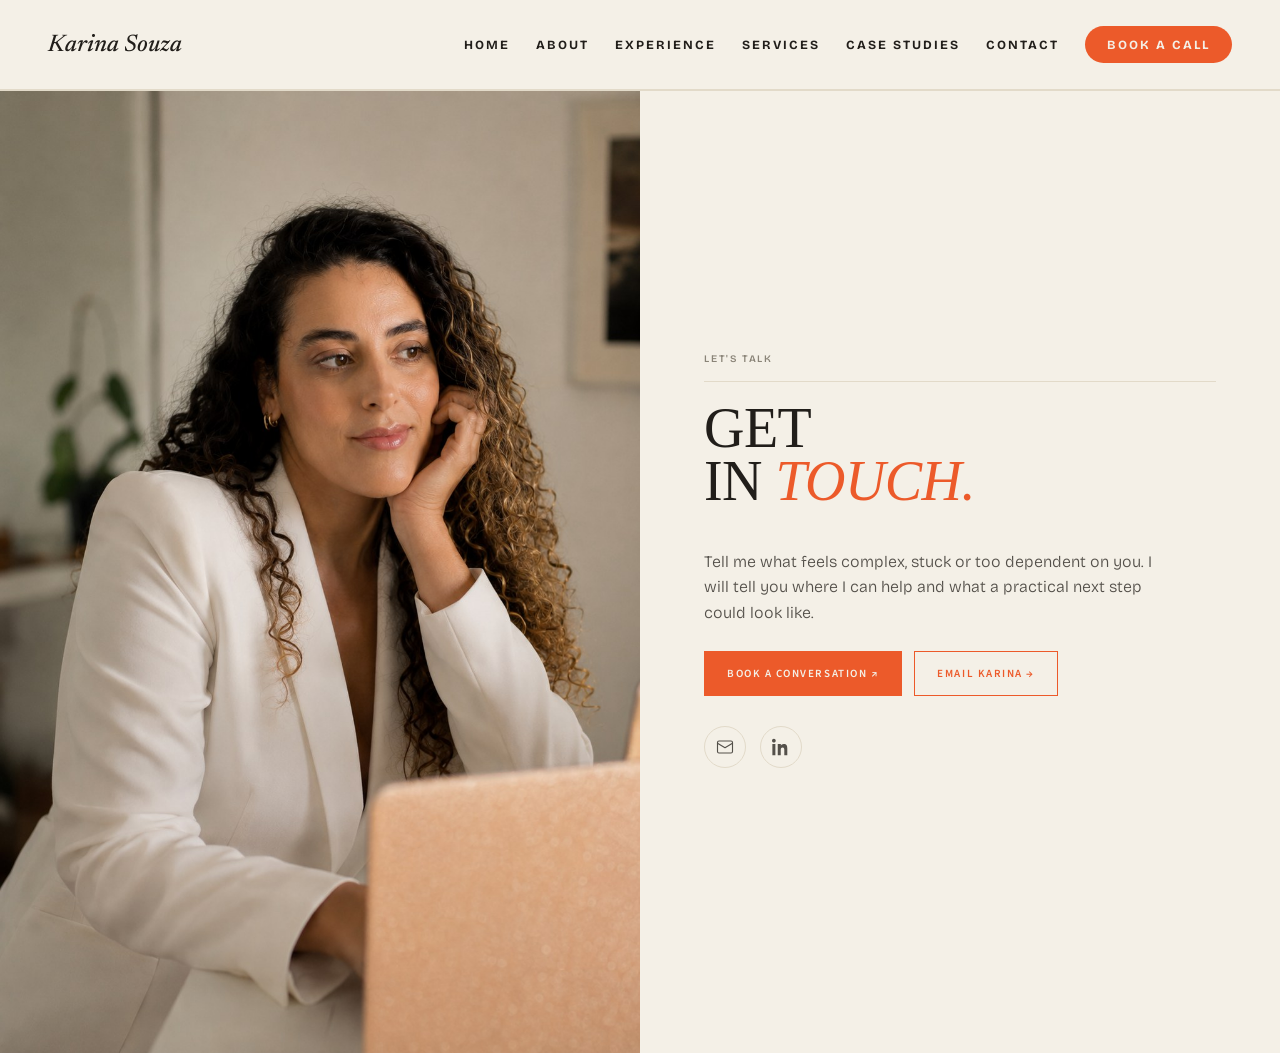
<file: contact.html>
<!DOCTYPE html>
<html lang="en">
<head>
<meta charset="UTF-8">
<meta name="viewport" content="width=device-width, initial-scale=1.0">
<title>Contact · Karina Souza | Business Operations</title>
<meta name="description" content="Discuss a Business or Executive Operations challenge with Karina Souza, from operational follow-through and workforce coordination to workflow improvement.">
<link rel="canonical" href="https://karinajsou810-star.github.io/rh/contact.html">
<meta property="og:type" content="website">
<meta property="og:url" content="https://karinajsou810-star.github.io/rh/contact.html">
<meta property="og:title" content="Contact · Karina Souza | Business Operations">
<meta property="og:description" content="Discuss an operations challenge, recurring workflow or executive-support need with Karina Souza.">
<meta property="og:image" content="https://karinajsou810-star.github.io/rh/assets/karina-souza-og.png">
<meta property="og:image:alt" content="Karina Souza · Business and Executive Operations">
<meta name="twitter:card" content="summary_large_image">
<meta name="twitter:title" content="Contact · Karina Souza | Business Operations">
<meta name="twitter:description" content="Discuss an operations challenge, recurring workflow or executive-support need with Karina Souza.">
<meta name="twitter:image" content="https://karinajsou810-star.github.io/rh/assets/karina-souza-og.png">
<link rel="icon" href="assets/favicon.svg" type="image/svg+xml">
<link rel="preconnect" href="https://fonts.googleapis.com">
<link rel="preconnect" href="https://fonts.gstatic.com" crossorigin>
<link href="https://fonts.googleapis.com/css2?family=Bricolage+Grotesque:opsz,wght@12..96,500;12..96,600;12..96,700;12..96,800&amp;family=Newsreader:ital,opsz,wght@0,6..72,400;0,6..72,500;1,6..72,400;1,6..72,500&amp;family=Source+Sans+Pro:ital,wght@0,400;0,600;0,700;1,400&amp;family=Times+New+Roman&amp;display=swap" rel="stylesheet">
<style>
  *,*::before,*::after{box-sizing:border-box;margin:0;padding:0}
  html{scroll-behavior:smooth}
  body{background:#F4F0E7;color:#211E1A;font-family:'Bricolage Grotesque',sans-serif;-webkit-font-smoothing:antialiased;overflow-x:hidden}
  ::selection{background:#EC5A2A;color:#F4F0E7}
  img{display:block}

  /* nav */
  .top{display:flex;justify-content:space-between;align-items:center;padding:26px 48px;border-bottom:1px solid #E2DAC9;position:sticky;top:0;background:rgba(244,240,231,0.9);backdrop-filter:blur(10px);z-index:10}
  .top-logo{font-family:'Newsreader',serif;font-style:italic;font-size:24px;font-weight:500;color:#211E1A;text-decoration:none}
  .top-links{display:flex;align-items:center;gap:26px}
  .top-links a{font-size:12.5px;font-weight:700;letter-spacing:0.16em;text-transform:uppercase;color:#211E1A;text-decoration:none;transition:color .15s}
  .top-links a:hover{color:#EC5A2A}
  .top-links a.cta{background:#EC5A2A;color:#F4F0E7;padding:11px 22px;border-radius:100px}
  .top-links a.cta:hover{background:#D44E22;color:#F4F0E7}

  /* shared */
  .eyebrow{display:flex;align-items:center;gap:14px;margin-bottom:24px}
  .eyebrow .ln{width:38px;height:2px;background:#EC5A2A;display:block}
  .eyebrow .tx{font-size:13px;font-weight:700;letter-spacing:0.22em;text-transform:uppercase;color:#EC5A2A}
  .h2{font-size:56px;line-height:1.0;font-weight:800;letter-spacing:-0.025em}
  .h2 em{color:#EC5A2A;font-style:italic;font-family:'Newsreader',serif;font-weight:500}
  .serif{font-family:'Newsreader',serif;color:#54504A;line-height:1.62}
  .serif strong{font-family:'Bricolage Grotesque',sans-serif;font-weight:700;color:#211E1A}
  .btn{display:inline-flex;align-items:center;gap:10px;background:#EC5A2A;color:#F4F0E7;font-weight:700;font-size:16px;padding:16px 30px;border-radius:100px;text-decoration:none;transition:background .2s}
  .btn:hover{background:#D44E22}

  /* intro */
  .intro{max-width:1180px;margin:0 auto;padding:100px 48px 30px}
  .intro-grid{display:grid;grid-template-columns:0.92fr 1.08fr;gap:88px;align-items:center}
  .intro-photo{position:relative;display:flex;justify-content:center;min-height:540px;align-items:center}
  .intro-blob{position:absolute;top:-6px;left:50%;transform:translateX(-56%);width:440px;height:520px;background:#EAD7CE;border-radius:54% 46% 52% 48% / 48% 52% 48% 52%}
  .intro-arch{position:relative;z-index:1;width:380px;height:500px;border-radius:190px 190px 24px 24px;overflow:hidden;box-shadow:0 24px 50px -24px rgba(33,30,26,0.45)}
  .intro-arch img{width:100%;height:100%;object-fit:cover;object-position:50% 28%}
  .intro-lede{font-family:'Newsreader',serif;font-size:24px;line-height:1.42;color:#211E1A;margin-bottom:28px;max-width:40ch}
  .intro-lede em{color:#EC5A2A;font-style:italic}
  .intro p.serif{font-size:18px;margin-bottom:18px;max-width:52ch}

  /* vision */
  .vision{max-width:1180px;margin:0 auto;padding:120px 48px 110px}
  .vision-grid{display:grid;grid-template-columns:1.1fr 0.9fr;gap:90px;align-items:start}
  .vision p.serif{font-size:20px;margin-bottom:22px;max-width:52ch}
  .divider{height:1px;background:#DBD4C5;margin:48px 0 40px}
  .values-title{font-size:15px;font-weight:700;letter-spacing:0.2em;text-transform:uppercase;color:#211E1A;margin-bottom:30px}
  .value{display:flex;gap:18px;align-items:flex-start;margin-bottom:24px}
  .value .dm{flex:none;width:9px;height:9px;background:#EC5A2A;transform:rotate(45deg);margin-top:9px}
  .value p{font-family:'Newsreader',serif;font-size:18px;line-height:1.55;color:#54504A}
  .value strong{font-family:'Bricolage Grotesque',sans-serif;font-weight:700;color:#211E1A}
  .vision-photo{position:relative;display:flex;justify-content:center;padding-top:10px}
  .vision-blob{position:absolute;top:30px;left:50%;transform:translateX(-54%);width:420px;height:480px;background:#C7D4DC;border-radius:46% 54% 48% 52% / 55% 45% 55% 45%}
  .vision-organic{position:relative;z-index:1;width:360px;height:470px;border-radius:48% 52% 42% 58% / 56% 44% 60% 40%;overflow:hidden;box-shadow:0 24px 50px -24px rgba(33,30,26,0.45)}
  .vision-organic img{width:100%;height:100%;object-fit:cover;object-position:50% 30%}

  /* skills */
  .skills{background:#ECE5D6;padding:100px 48px 110px}
  .skills-in{max-width:1180px;margin:0 auto}
  .skills-lede{font-family:'Newsreader',serif;font-size:23px;line-height:1.5;color:#3F3B35;max-width:34ch;margin:28px 0 64px}
  .skills-lede .mut{color:#9B968B}
  .skills-lede em{font-style:italic;color:#EC5A2A}
  .skills-grid{display:grid;grid-template-columns:1fr auto 1fr;gap:56px;align-items:start}
  .axis-head{display:flex;align-items:center;gap:12px;margin-bottom:14px}
  .axis-dot{width:11px;height:11px;border-radius:50%}
  .axis-name{font-size:13px;font-weight:700;letter-spacing:0.18em;text-transform:uppercase;color:#211E1A}
  .axis-line{height:1px;background:#D7CFBD;margin-bottom:36px}
  .skill{display:grid;grid-template-columns:56px 1fr;gap:20px;align-items:start;margin-bottom:30px}
  .skill-num{font-family:'Newsreader',serif;font-style:italic;font-size:42px;font-weight:500;line-height:0.85}
  .skill h4{font-size:20px;font-weight:700;letter-spacing:-0.01em;margin-bottom:5px}
  .skill p{font-family:'Newsreader',serif;font-size:16px;line-height:1.5;color:#6B655B}
  .skills-center{position:relative;display:flex;flex-direction:column;align-items:center;width:280px;align-self:center}
  .skills-frame{position:absolute;top:14px;left:50%;transform:translateX(-52%);width:250px;height:320px;border-radius:28px;border:2px solid #EC5A2A}
  .skills-photo{position:relative;z-index:1;width:230px;height:300px;margin-top:10px;border-radius:24px;overflow:hidden;box-shadow:0 20px 44px -22px rgba(33,30,26,0.5)}
  .skills-photo img{width:100%;height:100%;object-fit:cover;object-position:50% 28%}
  .skills-caption{position:relative;z-index:1;font-family:'Newsreader',serif;font-style:italic;font-size:17px;line-height:1.4;color:#5C5750;text-align:center;margin-top:24px;max-width:24ch}

  /* experience */
  .exp{max-width:1120px;margin:0 auto;padding:110px 48px 100px}
  .exp-row{display:grid;grid-template-columns:190px 1fr;gap:56px;padding:38px 0;border-top:1px solid #DBD4C5}
  .exp-row:last-child{border-bottom:1px solid #DBD4C5}
  .exp-year{font-family:'Newsreader',serif;font-size:52px;font-weight:500;line-height:0.9;letter-spacing:-0.01em}
  .exp-dates{font-size:12px;font-weight:700;letter-spacing:0.12em;text-transform:uppercase;color:#9B7B5E;margin-top:10px}
  .exp-role{font-size:27px;font-weight:700;letter-spacing:-0.01em;margin-bottom:6px;line-height:1.12}
  .exp-org{font-size:14px;font-weight:600;letter-spacing:0.05em;text-transform:uppercase;color:#9B7B5E;margin-bottom:4px}
  .exp-loc{font-size:13px;font-weight:600;letter-spacing:0.04em;color:#9B968B;margin-bottom:16px}
  .exp-desc{font-family:'Newsreader',serif;font-size:18px;line-height:1.6;color:#54504A;max-width:60ch}

  /* journey */
  .journey{background:#F4F0E7;padding:110px 48px 120px;overflow:hidden;border-top:1px solid #E2DAC9}
  .jr-head{max-width:1180px;margin:0 auto 96px;display:grid;grid-template-columns:1fr auto;gap:44px;align-items:end}
  .jr-lede{font-family:'Newsreader',serif;font-size:19px;line-height:1.55;color:#54504A;max-width:34ch}
  .jr-wrap{max-width:1120px;margin:0 auto;display:flex;flex-direction:column}
  .jr-step{display:grid;grid-template-columns:1.05fr 1fr;gap:70px;align-items:center}
  .jr-visual{position:relative;width:100%;max-width:500px;justify-self:start}
  .jr-visual--right{justify-self:end}
  .jr-visual--circle{max-width:420px}
  .jr-shadow{position:absolute;inset:18px -18px -18px 18px;border-radius:22px}
  .jr-shadow--r{inset:18px 18px -18px -18px}
  .jr-shadow--circle{border-radius:50%}
  .jr-img{position:relative;display:block;width:100%;height:400px;object-fit:cover;border-radius:22px}
  .jr-img--circle{height:auto;aspect-ratio:1/1;border-radius:50%}
  .jr-copy{position:relative;padding:6px 0}
  .jr-num{position:absolute;top:-72px;font-size:150px;font-weight:800;line-height:1;letter-spacing:-0.04em;user-select:none;z-index:0}
  .jr-num--r{right:0}
  .jr-num--l{left:0}
  .jr-kicker{display:inline-block;font-size:12.5px;font-weight:700;letter-spacing:0.18em;text-transform:uppercase;color:#EC5A2A;margin-bottom:16px;position:relative;z-index:1}
  .jr-h3{font-size:31px;font-weight:700;letter-spacing:-0.02em;margin-bottom:16px;line-height:1.1;position:relative;z-index:1}
  .jr-p{font-family:'Newsreader',serif;font-size:18px;line-height:1.62;color:#54504A;max-width:46ch;position:relative;z-index:1}
  .jr-cta{margin-top:26px;position:relative;z-index:1}
  .jr-connector{display:flex;justify-content:center;align-items:center;gap:10px;height:36px;margin:26px 0}
  .jr-dot{width:7px;height:7px;border-radius:50%;background:#EC5A2A}
  .jr-dash{width:2px;height:24px;background:repeating-linear-gradient(#C9C3B5 0 5px,transparent 5px 10px)}

  /* final cta */
  .final{background:#211E1A;color:#F4F0E7;padding:110px 48px 80px;position:relative;overflow:hidden}
  .final-circle{position:absolute;border-radius:50%;background:#2C2924}
  .final-in{max-width:840px;margin:0 auto;text-align:center;position:relative;z-index:1}
  .final .eyebrow{justify-content:center}
  .final-h2{font-size:56px;line-height:1.04;font-weight:800;letter-spacing:-0.025em;margin-bottom:28px}
  .final-h2 em{color:#EC5A2A;font-style:italic;font-family:'Newsreader',serif;font-weight:500}
  .final p{font-family:'Newsreader',serif;font-size:21px;line-height:1.6;color:#B9B2A6;max-width:60ch;margin:0 auto 14px}
  .final .btn{color:#211E1A;font-size:17px;padding:18px 38px;margin-top:26px}
  .final .btn:hover{background:#F4F0E7}
  .social{display:flex;justify-content:center;gap:16px;margin-top:48px}
  .social a{width:48px;height:48px;border-radius:50%;border:1.5px solid #4A463F;display:flex;align-items:center;justify-content:center;text-decoration:none;transition:border-color .2s,background .2s}
  .social a:hover{border-color:#EC5A2A;background:#EC5A2A}
  .final-note{font-size:13px;color:#6E6A61;margin-top:46px;letter-spacing:0.02em}

  @media(max-width:900px){
    .top{padding:20px 24px}
    .top-links{gap:16px}
    .top-links a:not(.cta){display:none}
    .intro{padding:56px 24px 20px}
    .intro-grid{grid-template-columns:1fr;gap:48px}
    .intro-photo{min-height:0}
    .intro-blob{width:320px;height:400px}
    .intro-arch{width:290px;height:390px}
    .h2{font-size:38px}
    .vision{padding:70px 24px 60px}
    .vision-grid{grid-template-columns:1fr;gap:56px}
    .vision-blob{width:320px;height:380px}
    .vision-organic{width:290px;height:380px}
    .skills{padding:64px 24px 70px}
    .skills-grid{grid-template-columns:1fr;gap:48px}
    .skills-center{width:100%;order:-1}
    .exp{padding:64px 24px 60px}
    .exp-row{grid-template-columns:1fr;gap:10px;padding:28px 0}
    .journey{padding:64px 24px 72px}
    .jr-head{grid-template-columns:1fr;gap:20px;margin-bottom:60px}
    .jr-step{grid-template-columns:1fr;gap:36px}
    .jr-visual,.jr-visual--right{justify-self:center}
    .jr-num{font-size:92px;top:-42px}
    .jr-img{height:320px}
    .final{padding:70px 24px 60px}
    .final-h2{font-size:36px}
  }
  #contact{background:var(--silence);border-top:0.5px solid var(--line);}
  .contact-grid{display:grid;grid-template-columns:1fr 1fr;min-height:560px;}
  .contact-photo{overflow:hidden;position:relative;}
  .contact-photo img{width:100%;height:100%;object-fit:cover;object-position:center 15%;display:block;}
  .contact-content{padding:72px 64px;display:flex;flex-direction:column;justify-content:center;background:var(--silence);}
  .contact-eyebrow{font-size:10px;font-weight:600;letter-spacing:0.18em;text-transform:uppercase;color:var(--gray);margin-bottom:20px;padding-bottom:16px;border-bottom:0.5px solid var(--line);}
  .contact-title{font-family:'Times New Roman',Times,serif;font-size:56px;font-weight:400;line-height:0.95;color:var(--ink);text-transform:uppercase;margin-bottom:40px;letter-spacing:-0.01em;}
  .contact-title em{font-style:italic;color:var(--merlot);}
  .contact-fields{display:grid;grid-template-columns:1fr 1fr;gap:28px 40px;margin-bottom:40px;}
  .contact-field-label{font-size:9px;font-weight:600;letter-spacing:0.16em;text-transform:uppercase;color:var(--gray);margin-bottom:6px;}
  .contact-field-value{font-size:14px;font-weight:300;color:var(--body);line-height:1.55;}
  .contact-field-value a{color:var(--body);text-decoration:none;border-bottom:0.5px solid var(--line);padding-bottom:1px;transition:color .2s,border-color .2s;}
  .contact-field-value a:hover{color:var(--merlot);border-color:var(--merlot);}
  hr.contact-divider{border:none;border-top:0.5px solid var(--line);margin-bottom:32px;}
  .contact-cta{display:inline-flex;align-items:center;gap:10px;font-size:11px;font-weight:600;letter-spacing:0.14em;text-transform:uppercase;color:var(--silence);background:var(--merlot);text-decoration:none;padding:14px 28px;transition:background .2s;width:fit-content;}
  .contact-cta::after{content:'\2197';font-size:14px;}
  .contact-cta:hover{background:#D44E22;}
  .contact-form{display:flex;flex-direction:column;gap:14px;margin-bottom:28px;max-width:440px;}
  .contact-form input,.contact-form textarea{font-family:'Source Sans Pro',sans-serif;font-size:14px;color:var(--ink);background:transparent;border:none;border-bottom:0.5px solid var(--line);padding:11px 2px;outline:none;transition:border-color .2s;}
  .contact-form input::placeholder,.contact-form textarea::placeholder{color:var(--gray);}
  .contact-form input:focus,.contact-form textarea:focus{border-color:var(--merlot);}
  .contact-form textarea{resize:vertical;min-height:70px;}
  .contact-form button{margin-top:8px;display:inline-flex;align-items:center;gap:10px;font-family:'Source Sans Pro',sans-serif;font-size:11px;font-weight:600;letter-spacing:0.14em;text-transform:uppercase;color:var(--silence);background:var(--merlot);border:none;padding:14px 28px;cursor:pointer;width:fit-content;transition:background .2s;}
  .contact-form button::after{content:'\2197';font-size:14px;}
  .contact-form button:hover{background:#D44E22;}
  .contact-social{display:flex;align-items:center;gap:14px;margin-bottom:22px;}
  .contact-social a{display:inline-flex;align-items:center;justify-content:center;width:42px;height:42px;border:0.5px solid var(--line);border-radius:50%;color:var(--body);transition:color .2s,border-color .2s,background .2s;}
  .contact-social a:hover{color:var(--silence);background:var(--merlot);border-color:var(--merlot);}
  .contact-social svg{width:18px;height:18px;}
  .contact-note{font-size:13px;font-weight:300;color:var(--gray);line-height:1.6;max-width:440px;}
  .contact-note a{color:var(--merlot);text-decoration:none;border-bottom:0.5px solid rgba(92,26,30,0.3);padding-bottom:1px;}
  .contact-note a:hover{border-color:var(--merlot);}
  .contact-actions{display:flex;flex-wrap:wrap;gap:12px;margin:26px 0 30px;}
  .contact-action{display:inline-flex;align-items:center;justify-content:center;gap:10px;padding:14px 22px;text-decoration:none;font-family:'Source Sans Pro',sans-serif;font-size:11px;font-weight:600;letter-spacing:0.14em;text-transform:uppercase;border:1px solid var(--merlot);transition:background .2s,color .2s;}
  .contact-action.primary{background:var(--merlot);color:var(--silence);}
  .contact-action.secondary{background:transparent;color:var(--merlot);}
  .contact-action:hover{background:#D44E22;color:var(--silence);border-color:#D44E22;}
  @media(max-width:800px){.contact-grid{grid-template-columns:1fr;}.contact-photo{height:420px;}.contact-content{padding:48px 28px;}.contact-title{font-size:38px;}.contact-fields{grid-template-columns:1fr;}}
  :root{--silence:#F4F0E7;--ice:#C7D4DC;--merlot:#EC5A2A;--ink:#211E1A;--line:#E2DAC9;--gray:#8A8478;--body:#54504A;--off:#FBF8F1;}
</style>
</head>
<body>

<nav class="top">
  <a class="top-logo" href="index.html">Karina Souza</a>
  <div class="top-links">
    <a href="index.html">Home</a>
    <a href="index.html#about">About</a>
    <a href="portfolio.html">Experience</a>
    <a href="services.html">Services</a>
    <a href="index.html#cases">Case studies</a>
    <a href="contact.html">Contact</a>
    <a class="cta" href="https://calendly.com/karinajsou810/new-meeting" target="_blank" rel="noopener">Book a call</a>
  </div>
</nav>

<!-- ===== CONTACT ===== -->
  <section id="contact">
    <div class="contact-grid">
      <div class="contact-photo">
        <img src="assets/karina-contact-v6.jpg" alt="Karina Souza">
      </div>
      <div class="contact-content">
        <p class="contact-eyebrow">Let's talk</p>
        <h1 class="contact-title">Get<br>in <em>touch.</em></h1>

        <p class="contact-note" style="font-size:16px;color:var(--body);max-width:46ch;">Tell me what feels complex, stuck or too dependent on you. I will tell you where I can help and what a practical next step could look like.</p>

        <div class="contact-actions">
          <a class="contact-action primary" href="https://calendly.com/karinajsou810/new-meeting" target="_blank" rel="noopener">Book a conversation &#8599;</a>
          <a class="contact-action secondary" href="mailto:karina.jeronimo@hotmail.com">Email Karina &#8594;</a>
        </div>

        <div class="contact-social">
          <a href="mailto:karina.jeronimo@hotmail.com" aria-label="Email Karina">
            <svg viewBox="0 0 24 24" fill="none" stroke="currentColor" stroke-width="1.5" stroke-linecap="round" stroke-linejoin="round"><rect x="2" y="4" width="20" height="16" rx="2"/><path d="m22 7-10 6L2 7"/></svg>
          </a>
          <a href="https://www.linkedin.com/in/karina-souza-7b5667247/" target="_blank" rel="noopener" aria-label="Karina on LinkedIn">
            <svg viewBox="0 0 24 24" fill="currentColor"><path d="M4.98 3.5C4.98 4.88 3.87 6 2.5 6S0 4.88 0 3.5 1.12 1 2.5 1s2.48 1.12 2.48 2.5zM.5 8h4V23h-4V8zm7.5 0h3.8v2.05h.05c.53-1 1.83-2.05 3.77-2.05 4.03 0 4.78 2.65 4.78 6.1V23h-4v-6.6c0-1.57-.03-3.6-2.2-3.6-2.2 0-2.53 1.72-2.53 3.49V23h-4V8z"/></svg>
          </a>
        </div>

      </div>
    </div>
  </section>

</body>
</html>
</file>
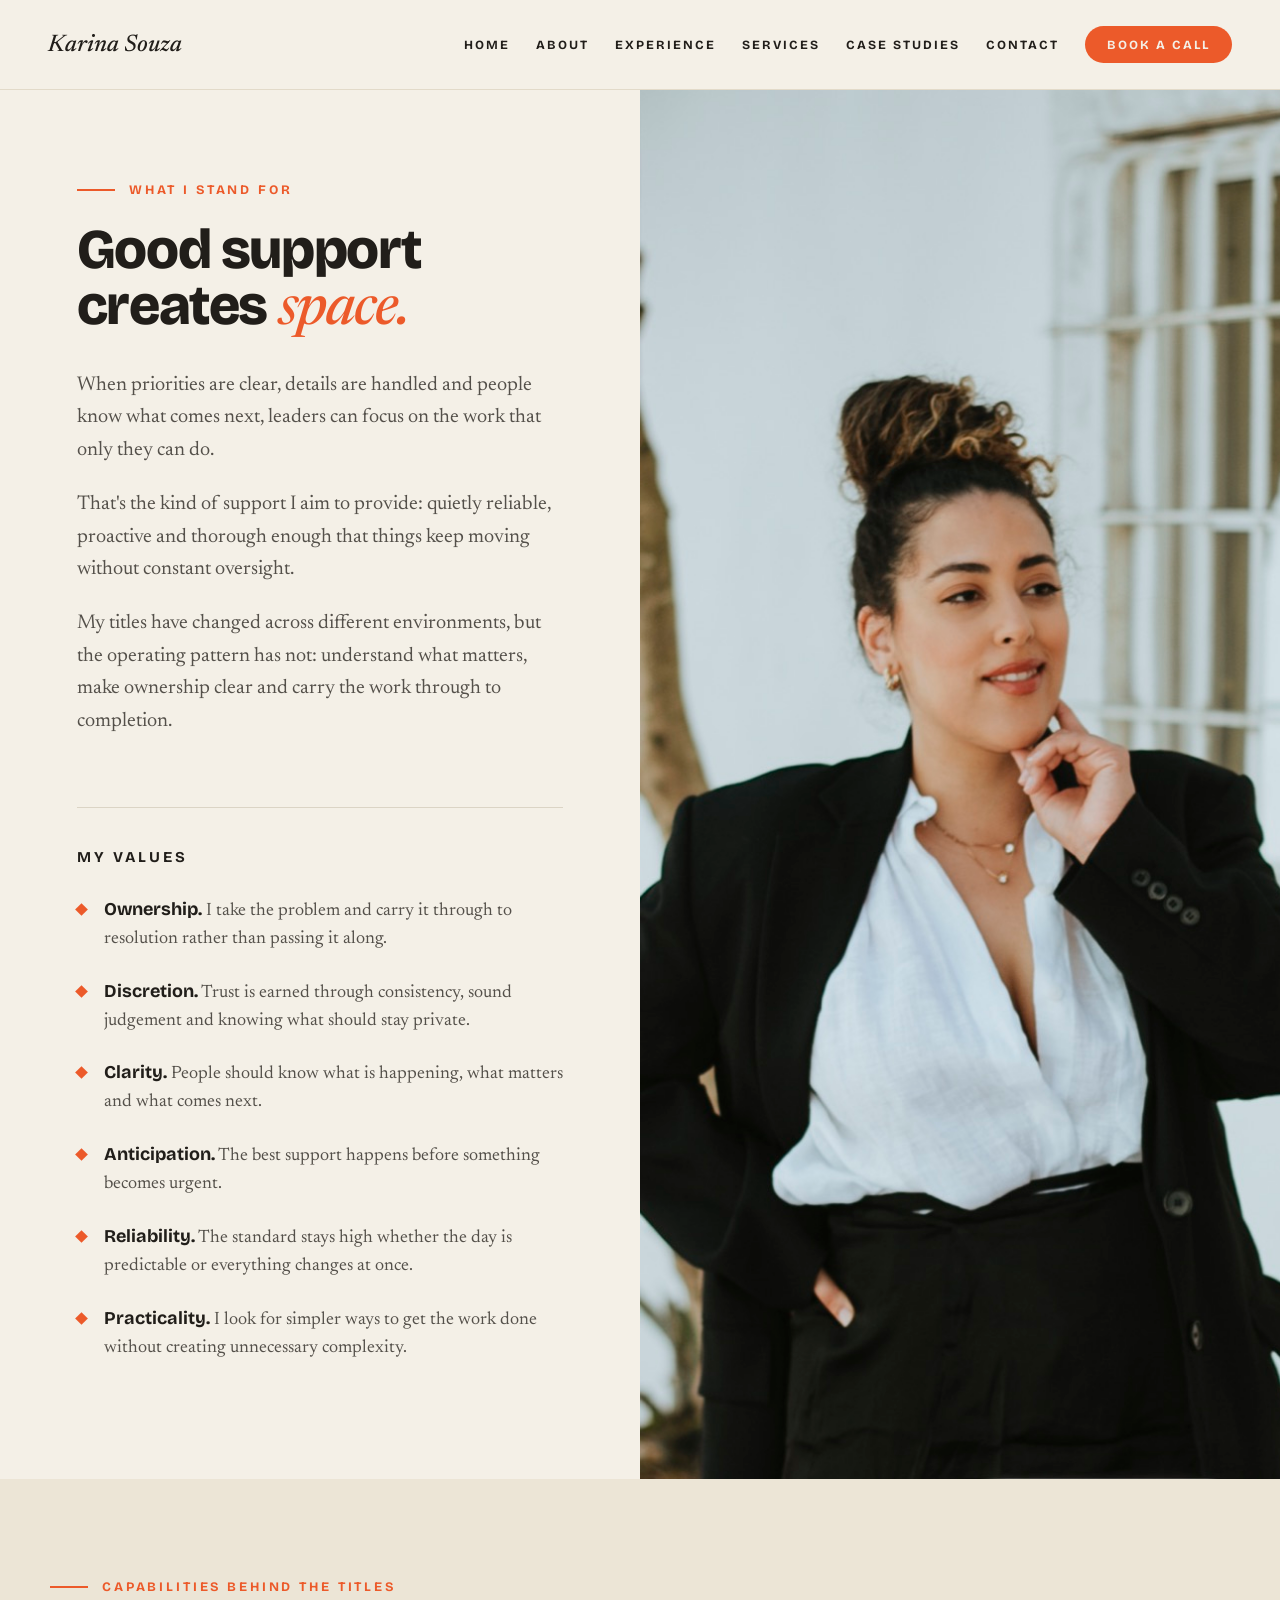
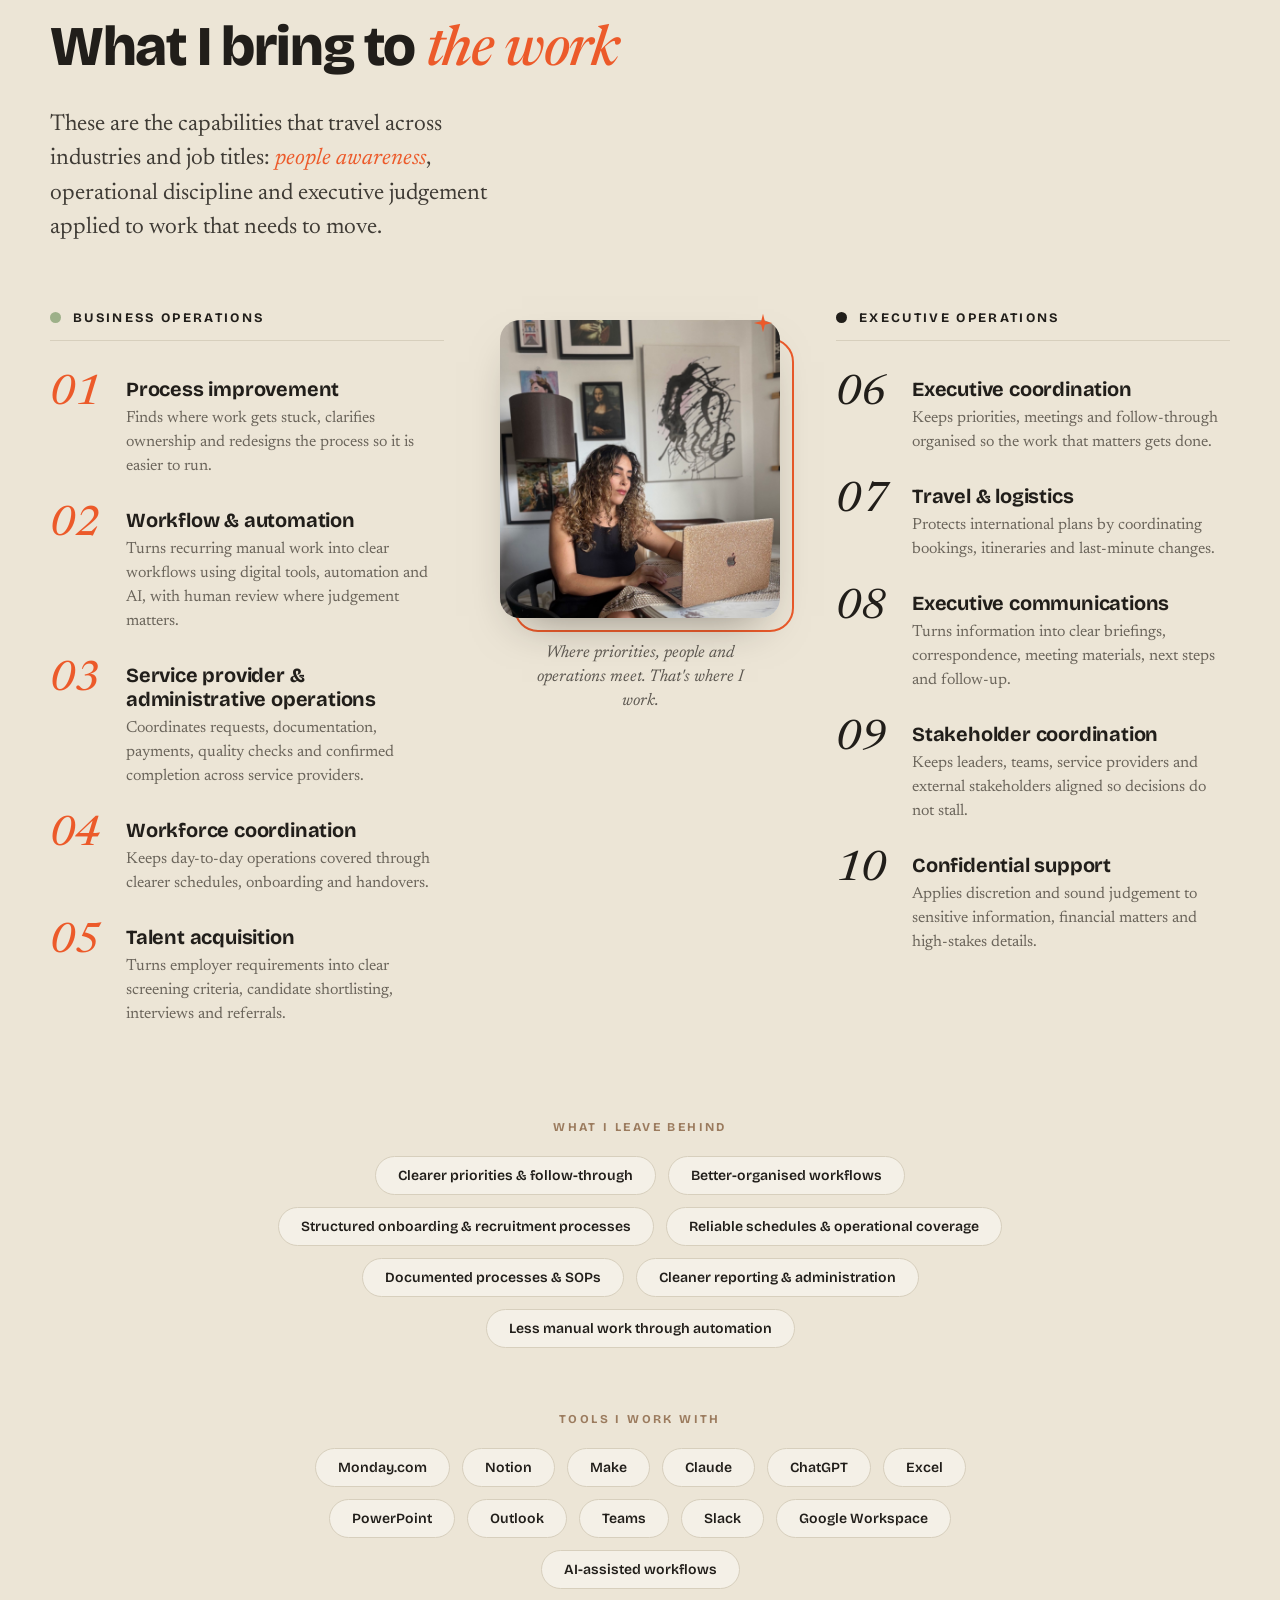
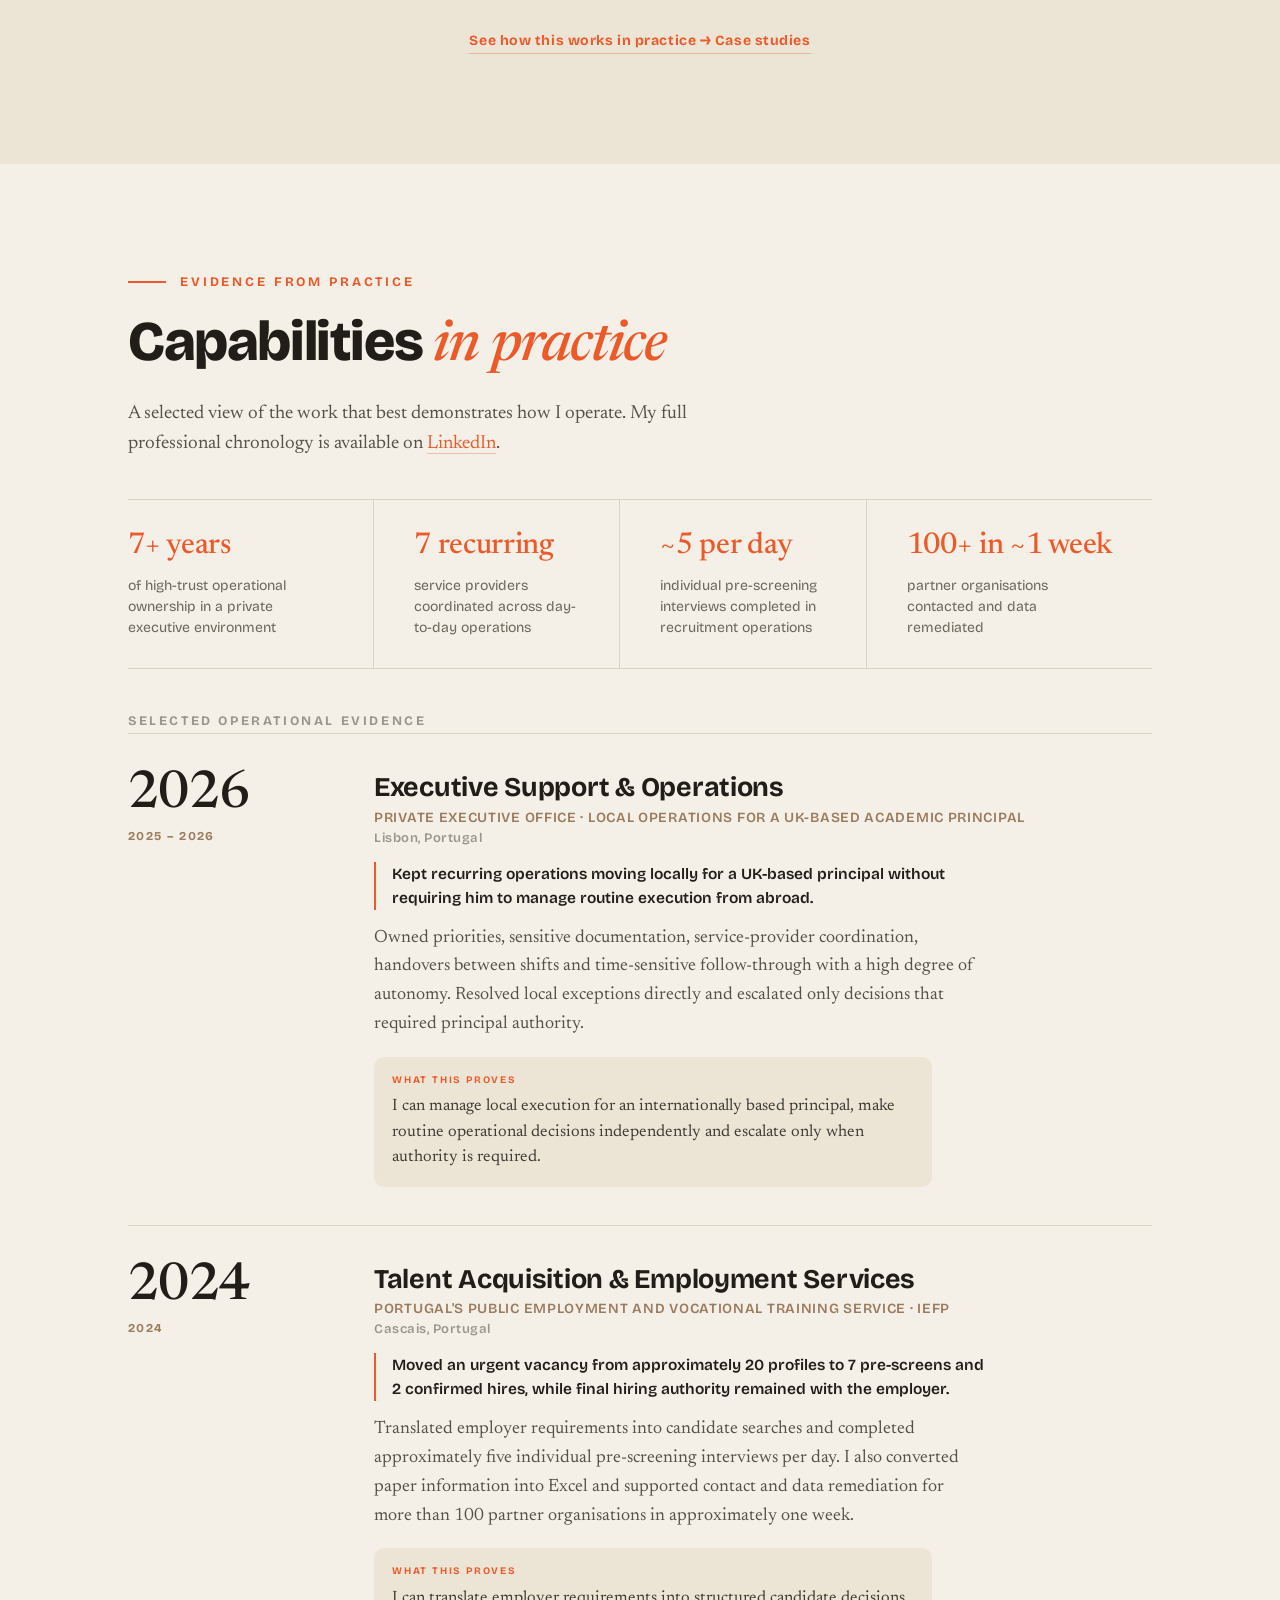
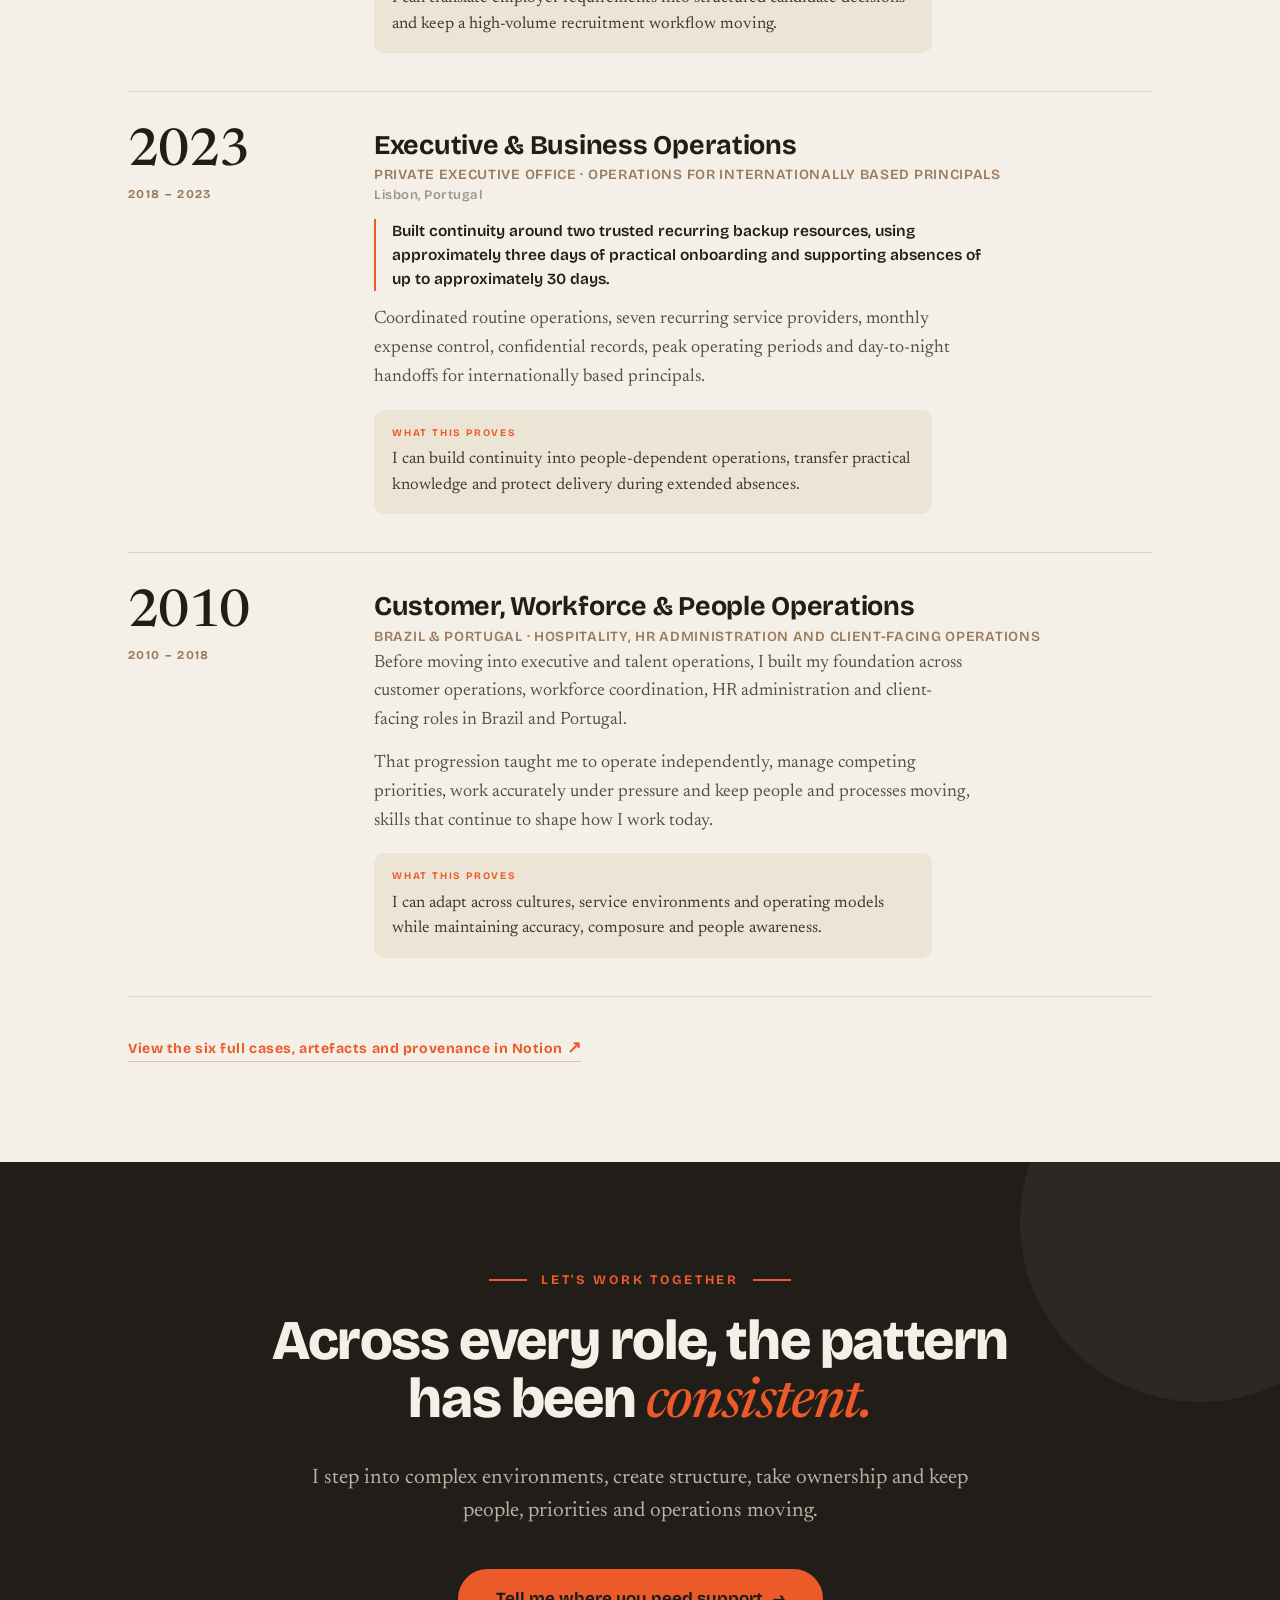
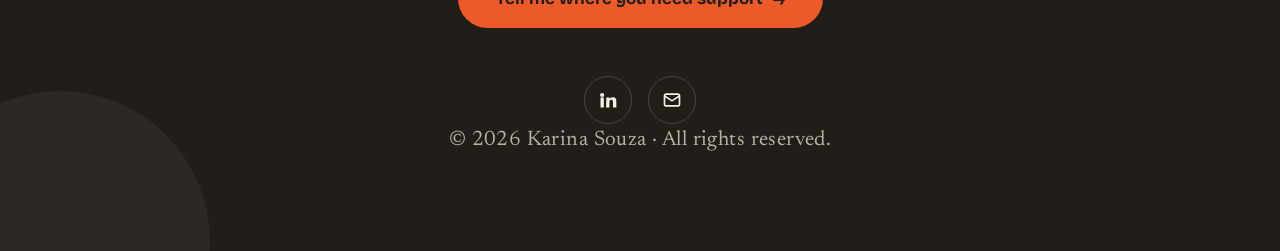
<file: portfolio.html>
<!DOCTYPE html>
<html lang="en">
<head>
<meta charset="UTF-8">
<meta name="viewport" content="width=device-width, initial-scale=1.0">
<title>Experience &amp; Capabilities · Karina Souza</title>
<meta name="description" content="Karina Souza's experience across Business Operations, Executive Operations, workforce coordination, recruitment operations and workflow improvement.">
<link rel="canonical" href="https://karinajsou810-star.github.io/rh/portfolio.html">
<meta property="og:type" content="website">
<meta property="og:url" content="https://karinajsou810-star.github.io/rh/portfolio.html">
<meta property="og:title" content="Experience &amp; Capabilities · Karina Souza">
<meta property="og:description" content="Real operational experience across Business Operations, Executive Operations, workforce coordination and workflow improvement.">
<meta property="og:image" content="https://karinajsou810-star.github.io/rh/assets/karina-souza-og.png">
<meta property="og:image:alt" content="Karina Souza · Business and Executive Operations">
<meta name="twitter:card" content="summary_large_image">
<meta name="twitter:title" content="Experience &amp; Capabilities · Karina Souza">
<meta name="twitter:description" content="Real operational experience across Business Operations, Executive Operations, workforce coordination and workflow improvement.">
<meta name="twitter:image" content="https://karinajsou810-star.github.io/rh/assets/karina-souza-og.png">
<link rel="icon" href="assets/favicon.svg" type="image/svg+xml">
<link rel="preconnect" href="https://fonts.googleapis.com">
<link rel="preconnect" href="https://fonts.gstatic.com" crossorigin>
<link href="https://fonts.googleapis.com/css2?family=Bricolage+Grotesque:opsz,wght@12..96,500;12..96,600;12..96,700;12..96,800&amp;family=Newsreader:ital,opsz,wght@0,6..72,400;0,6..72,500;1,6..72,400;1,6..72,500&amp;display=swap" rel="stylesheet">
<style>
  *,*::before,*::after{box-sizing:border-box;margin:0;padding:0}
  html{scroll-behavior:smooth}
  body{background:#F4F0E7;color:#211E1A;font-family:'Bricolage Grotesque',sans-serif;-webkit-font-smoothing:antialiased;overflow-x:hidden}
  ::selection{background:#EC5A2A;color:#F4F0E7}
  img{display:block}

  /* nav */
  .top{display:flex;justify-content:space-between;align-items:center;padding:26px 48px;border-bottom:1px solid #E2DAC9;position:sticky;top:0;background:rgba(244,240,231,0.9);backdrop-filter:blur(10px);z-index:10}
  .top-logo{font-family:'Newsreader',serif;font-style:italic;font-size:24px;font-weight:500;color:#211E1A;text-decoration:none}
  .top-links{display:flex;align-items:center;gap:26px}
  .top-links a{font-size:12.5px;font-weight:700;letter-spacing:0.16em;text-transform:uppercase;color:#211E1A;text-decoration:none;transition:color .15s}
  .top-links a:hover{color:#EC5A2A}
  .top-links a.cta{background:#EC5A2A;color:#F4F0E7;padding:11px 22px;border-radius:100px}
  .top-links a.cta:hover{background:#D44E22;color:#F4F0E7}

  /* shared */
  .eyebrow{display:flex;align-items:center;gap:14px;margin-bottom:24px}
  .eyebrow .ln{width:38px;height:2px;background:#EC5A2A;display:block}
  .eyebrow .tx{font-size:13px;font-weight:700;letter-spacing:0.22em;text-transform:uppercase;color:#EC5A2A}
  .h2{font-size:56px;line-height:1.0;font-weight:800;letter-spacing:-0.025em}
  .h2 em{color:#EC5A2A;font-style:italic;font-family:'Newsreader',serif;font-weight:500}
  .serif{font-family:'Newsreader',serif;color:#54504A;line-height:1.62}
  .serif strong{font-family:'Bricolage Grotesque',sans-serif;font-weight:700;color:#211E1A}
  .btn{display:inline-flex;align-items:center;gap:10px;background:#EC5A2A;color:#F4F0E7;font-weight:700;font-size:16px;padding:16px 30px;border-radius:100px;text-decoration:none;transition:background .2s}
  .btn:hover{background:#D44E22}

  /* intro */
  .intro{max-width:1180px;margin:0 auto;padding:100px 48px 30px}
  .intro-grid{display:grid;grid-template-columns:0.92fr 1.08fr;gap:88px;align-items:center}
  .intro-photo{position:relative;display:flex;justify-content:center;min-height:540px;align-items:center}
  .intro-blob{position:absolute;top:-6px;left:50%;transform:translateX(-56%);width:440px;height:520px;background:#EAD7CE;border-radius:54% 46% 52% 48% / 48% 52% 48% 52%}
  .intro-arch{position:relative;z-index:1;width:380px;height:500px;border-radius:190px 190px 24px 24px;overflow:hidden;box-shadow:0 24px 50px -24px rgba(33,30,26,0.45)}
  .intro-arch img{width:100%;height:100%;object-fit:cover;object-position:50% 28%}
  .intro-lede{font-family:'Newsreader',serif;font-size:24px;line-height:1.42;color:#211E1A;margin-bottom:28px;max-width:40ch}
  .intro-lede em{color:#EC5A2A;font-style:italic}
  .intro p.serif{font-size:18px;margin-bottom:18px;max-width:52ch}

  /* vision */
  .vision{width:100%;margin:0;padding:0}
  .vision-grid{display:grid;grid-template-columns:1fr 1fr;gap:0;align-items:stretch}
  .vision-copy{padding:92px clamp(48px,6vw,96px);display:flex;flex-direction:column;justify-content:center}
  .vision p.serif{font-size:20px;margin-bottom:22px;max-width:52ch}
  .divider{height:1px;background:#DBD4C5;margin:48px 0 40px}
  .values-title{font-size:15px;font-weight:700;letter-spacing:0.2em;text-transform:uppercase;color:#211E1A;margin-bottom:30px}
  .value{display:flex;gap:18px;align-items:flex-start;margin-bottom:24px}
  .value .dm{flex:none;width:9px;height:9px;background:#EC5A2A;transform:rotate(45deg);margin-top:9px}
  .value p{font-family:'Newsreader',serif;font-size:18px;line-height:1.55;color:#54504A}
  .value strong{font-family:'Bricolage Grotesque',sans-serif;font-weight:700;color:#211E1A}
  .vision-photo{min-height:900px;overflow:hidden;position:relative}
  .vision-wrap,.vision-organic{width:100%;height:100%}
  .vision-organic img{width:100%;height:100%;object-fit:cover;object-position:center 18%;display:block}

  /* skills */
  .skills{background:#ECE5D6;padding:100px 48px 110px}
  .skills-in{max-width:1180px;margin:0 auto}
  .skills-lede{font-family:'Newsreader',serif;font-size:23px;line-height:1.5;color:#3F3B35;max-width:34ch;margin:28px 0 64px}
  .skills-lede .mut{color:#9B968B}
  .skills-lede em{font-style:italic;color:#EC5A2A}
  .skills-grid{display:grid;grid-template-columns:minmax(0,1fr) 280px minmax(0,1fr);gap:56px;align-items:start}
  .axis-head{display:flex;align-items:center;gap:12px;margin-bottom:14px}
  .axis-dot{width:11px;height:11px;border-radius:50%}
  .axis-name{font-size:13px;font-weight:700;letter-spacing:0.18em;text-transform:uppercase;color:#211E1A}
  .axis-line{height:1px;background:#D7CFBD;margin-bottom:36px}
  .skill{display:grid;grid-template-columns:56px 1fr;gap:20px;align-items:start;margin-bottom:30px}
  .skill-num{font-family:'Newsreader',serif;font-style:italic;font-size:42px;font-weight:500;line-height:0.85}
  .skill h4{font-size:20px;font-weight:700;letter-spacing:-0.01em;margin-bottom:5px}
  .skill p{font-family:'Newsreader',serif;font-size:16px;line-height:1.5;color:#6B655B}
  .skills-center{display:flex;flex-direction:column;align-items:center;width:280px;align-self:start}
  .skills-photo-wrap{position:relative;width:100%;padding-top:10px;margin-top:0}
  .skills-frame{position:absolute;inset:28px -14px -14px 14px;border-radius:24px;border:2px solid #EC5A2A}
  .skills-photo{position:relative;z-index:1;width:100%;border-radius:20px;overflow:hidden;box-shadow:0 20px 44px -22px rgba(33,30,26,0.5)}
  .skills-photo img{width:100%;height:auto;display:block}
  .skills-caption{position:relative;z-index:1;font-family:'Newsreader',serif;font-style:italic;font-size:17px;line-height:1.4;color:#5C5750;text-align:center;margin-top:24px;max-width:24ch}

  /* tools */
  .tools-wrap{margin-top:64px;text-align:center;}
  .tools-label{font-size:12px;font-weight:700;letter-spacing:0.2em;text-transform:uppercase;color:#9B7B5E;margin-bottom:22px;}
  .tools-row{display:flex;flex-wrap:wrap;gap:12px;justify-content:center;max-width:760px;margin:0 auto;}
  .tool-chip{font-family:'Bricolage Grotesque',sans-serif;font-size:14px;font-weight:600;color:#211E1A;background:#F4F0E7;border:1px solid #D7CFBD;border-radius:100px;padding:10px 22px;}

  /* experience */
  .exp{max-width:1120px;margin:0 auto;padding:110px 48px 100px}
  .exp-row{display:grid;grid-template-columns:190px 1fr;gap:56px;padding:38px 0;border-top:1px solid #DBD4C5}
  .exp-row:last-child{border-bottom:1px solid #DBD4C5}
  .exp-year{font-family:'Newsreader',serif;font-size:52px;font-weight:500;line-height:0.9;letter-spacing:-0.01em}
  .exp-dates{font-size:12px;font-weight:700;letter-spacing:0.12em;text-transform:uppercase;color:#9B7B5E;margin-top:10px}
  .exp-role{font-size:27px;font-weight:700;letter-spacing:-0.01em;margin-bottom:6px;line-height:1.12}
  .exp-org{font-size:14px;font-weight:600;letter-spacing:0.05em;text-transform:uppercase;color:#9B7B5E;margin-bottom:4px}
  .exp-loc{font-size:13px;font-weight:600;letter-spacing:0.04em;color:#9B968B;margin-bottom:16px}
  .exp-desc{font-family:'Newsreader',serif;font-size:18px;line-height:1.6;color:#54504A;max-width:60ch}
  .exp-win{font-size:15.5px;font-weight:600;line-height:1.55;color:#211E1A;max-width:62ch;margin-bottom:14px;padding-left:16px;border-left:2px solid #EC5A2A}
  .exp-sub{font-size:13px;font-weight:700;letter-spacing:0.2em;text-transform:uppercase;color:#9B968B;margin:44px 0 4px}
  .exp-intro{font-family:'Newsreader',serif;font-size:19px;line-height:1.6;color:#54504A;max-width:62ch;margin:-20px 0 40px}
  .exp-intro a{color:#EC5A2A;text-decoration:none;border-bottom:1px solid rgba(236,90,42,0.35)}
  .exp-stats{display:grid;grid-template-columns:repeat(4,1fr);border-top:1px solid #DBD4C5;border-bottom:1px solid #DBD4C5;margin-bottom:8px}
  .exp-stat{padding:30px 40px 30px 0;border-right:1px solid #DBD4C5}
  .exp-stat:last-child{border-right:0}
  .exp-stat:not(:first-child){padding-left:40px}
  .exp-stat b{display:block;font-family:'Newsreader',serif;font-size:30px;font-weight:500;line-height:1.1;letter-spacing:-0.01em;color:#EC5A2A;margin-bottom:12px;white-space:nowrap}
  .exp-stat span{font-size:14px;line-height:1.5;color:#6B655B}
  .exp-proof{font-family:'Newsreader',serif;font-size:16.5px;line-height:1.55;color:#3F3B35;background:#ECE5D6;border-radius:10px;padding:16px 18px;margin-top:18px;max-width:62ch}
  .exp-proof strong{display:block;font-family:'Bricolage Grotesque',sans-serif;font-size:10px;font-weight:700;letter-spacing:0.18em;text-transform:uppercase;color:#EC5A2A;margin-bottom:6px}
  .skills-bridge{display:inline-block;margin-top:40px;font-size:14px;font-weight:700;letter-spacing:0.04em;color:#EC5A2A;text-decoration:none;border-bottom:1px solid rgba(236,90,42,0.35);padding-bottom:3px}
  .skills-bridge:hover{color:#D44E22}

  /* journey */
  .journey{background:#F4F0E7;padding:110px 48px 120px;overflow:hidden;border-top:1px solid #E2DAC9}
  .jr-head{max-width:1180px;margin:0 auto 96px;display:grid;grid-template-columns:1fr auto;gap:44px;align-items:end}
  .jr-lede{font-family:'Newsreader',serif;font-size:19px;line-height:1.55;color:#54504A;max-width:34ch}
  .jr-wrap{max-width:1120px;margin:0 auto;display:flex;flex-direction:column}
  .jr-step{display:grid;grid-template-columns:1.05fr 1fr;gap:70px;align-items:center}
  .jr-visual{position:relative;width:100%;max-width:500px;justify-self:start}
  .jr-visual--right{justify-self:end}
  .jr-visual--circle{max-width:420px}
  .jr-shadow{position:absolute;inset:18px -18px -18px 18px;border-radius:22px}
  .jr-shadow--r{inset:18px 18px -18px -18px}
  .jr-shadow--circle{border-radius:50%}
  .jr-img{position:relative;display:block;width:100%;height:400px;object-fit:cover;border-radius:22px}
  .jr-img--circle{height:auto;aspect-ratio:1/1;border-radius:50%}
  .jr-copy{position:relative;padding:6px 0}
  .jr-num{position:absolute;top:-72px;font-size:150px;font-weight:800;line-height:1;letter-spacing:-0.04em;user-select:none;z-index:0}
  .jr-num--r{right:0}
  .jr-num--l{left:0}
  .jr-kicker{display:inline-block;font-size:12.5px;font-weight:700;letter-spacing:0.18em;text-transform:uppercase;color:#EC5A2A;margin-bottom:16px;position:relative;z-index:1}
  .jr-h3{font-size:31px;font-weight:700;letter-spacing:-0.02em;margin-bottom:16px;line-height:1.1;position:relative;z-index:1}
  .jr-p{font-family:'Newsreader',serif;font-size:18px;line-height:1.62;color:#54504A;max-width:46ch;position:relative;z-index:1}
  .jr-cta{margin-top:26px;position:relative;z-index:1}
  .jr-connector{display:flex;justify-content:center;align-items:center;gap:10px;height:36px;margin:26px 0}
  .jr-dot{width:7px;height:7px;border-radius:50%;background:#EC5A2A}
  .jr-dash{width:2px;height:24px;background:repeating-linear-gradient(#C9C3B5 0 5px,transparent 5px 10px)}

  /* final cta */
  .final{background:#211E1A;color:#F4F0E7;padding:110px 48px 80px;position:relative;overflow:hidden}
  .final-circle{position:absolute;border-radius:50%;background:#2C2924}
  .final-in{max-width:840px;margin:0 auto;text-align:center;position:relative;z-index:1}
  .final .eyebrow{justify-content:center}
  .final-h2{font-size:56px;line-height:1.04;font-weight:800;letter-spacing:-0.025em;margin-bottom:28px}
  .final-h2 em{color:#EC5A2A;font-style:italic;font-family:'Newsreader',serif;font-weight:500}
  .final p{font-family:'Newsreader',serif;font-size:21px;line-height:1.6;color:#B9B2A6;max-width:60ch;margin:0 auto 14px}
  .final .btn{color:#211E1A;font-size:17px;padding:18px 38px;margin-top:26px}
  .final .btn:hover{background:#F4F0E7}
  .social{display:flex;justify-content:center;gap:16px;margin-top:48px}
  .social a{width:48px;height:48px;border-radius:50%;border:1.5px solid #4A463F;display:flex;align-items:center;justify-content:center;text-decoration:none;transition:border-color .2s,background .2s}
  .social a:hover{border-color:#EC5A2A;background:#EC5A2A}
  .final-note{font-size:13px;color:#6E6A61;margin-top:46px;letter-spacing:0.02em}

  @media(max-width:900px){
    .top{padding:20px 24px}
    .top-links{gap:16px}
    .top-links a:not(.cta){display:none}
    .intro{padding:56px 24px 20px}
    .intro-grid{grid-template-columns:1fr;gap:48px}
    .intro-photo{min-height:0}
    .intro-blob{width:320px;height:400px}
    .intro-arch{width:290px;height:390px}
    .h2{font-size:38px}
    .vision-grid{grid-template-columns:1fr}
    .vision-copy{padding:58px 24px 64px}
    .vision-photo{order:-1;height:480px;min-height:0}
    .vision-organic img{object-position:center 18%}
    .skills{padding:64px 24px 70px}
    .skills-grid{grid-template-columns:1fr;gap:48px}
    .skills-center{width:min(100%,420px);order:-1;justify-self:center}
    .exp{padding:64px 24px 60px}
    .exp-row{grid-template-columns:1fr;gap:10px;padding:28px 0}
    .exp-stats{grid-template-columns:1fr}
    .exp-stat{border-right:0;border-bottom:1px solid #DBD4C5;padding:22px 0}
    .exp-stat:last-child{border-bottom:0}
    .exp-stat:not(:first-child){padding-left:0}
    .journey{padding:64px 24px 72px}
    .jr-head{grid-template-columns:1fr;gap:20px;margin-bottom:60px}
    .jr-step{grid-template-columns:1fr;gap:36px}
    .jr-visual,.jr-visual--right{justify-self:center}
    .jr-num{font-size:92px;top:-42px}
    .jr-img{height:320px}
    .final{padding:70px 24px 60px}
    .final-h2{font-size:36px}
  }
</style>
</head>
<body>

<nav class="top">
  <a class="top-logo" href="index.html">Karina Souza</a>
  <div class="top-links">
    <a href="index.html">Home</a>
    <a href="index.html#about">About</a>
    <a href="portfolio.html">Experience</a>
    <a href="services.html">Services</a>
    <a href="index.html#cases">Case studies</a>
    <a href="contact.html">Contact</a>
    <a class="cta" href="https://calendly.com/karinajsou810/new-meeting" target="_blank" rel="noopener">Book a call</a>
  </div>
</nav>

<!-- ============ VISION & VALUES ============ -->
<section class="vision" id="vision">
  <div class="vision-grid">
    <div class="vision-copy">
      <div class="eyebrow"><span class="ln"></span><span class="tx">What I stand for</span></div>
      <h1 class="h2" style="margin-bottom:30px">Good support creates <em>space.</em></h1>
      <p class="serif">When priorities are clear, details are handled and people know what comes next, leaders can focus on the work that only they can do.</p>
      <p class="serif">That's the kind of support I aim to provide: quietly reliable, proactive and thorough enough that things keep moving without constant oversight.</p>
      <p class="serif">My titles have changed across different environments, but the operating pattern has not: understand what matters, make ownership clear and carry the work through to completion.</p>
      <div class="divider"></div>
      <h3 class="values-title">My values</h3>
      <div>
        <div class="value"><span class="dm"></span><p><strong>Ownership.</strong> I take the problem and carry it through to resolution rather than passing it along.</p></div>
        <div class="value"><span class="dm"></span><p><strong>Discretion.</strong> Trust is earned through consistency, sound judgement and knowing what should stay private.</p></div>
        <div class="value"><span class="dm"></span><p><strong>Clarity.</strong> People should know what is happening, what matters and what comes next.</p></div>
        <div class="value"><span class="dm"></span><p><strong>Anticipation.</strong> The best support happens before something becomes urgent.</p></div>
        <div class="value"><span class="dm"></span><p><strong>Reliability.</strong> The standard stays high whether the day is predictable or everything changes at once.</p></div>
        <div class="value"><span class="dm"></span><p><strong>Practicality.</strong> I look for simpler ways to get the work done without creating unnecessary complexity.</p></div>
      </div>
    </div>
    <div class="vision-photo">
      <div class="vision-wrap">
        <div class="vision-organic"><img src="assets/karina-vision.jpg" alt="Karina Souza"></div>
      </div>
    </div>
  </div>
</section>

<!-- ============ SKILLS ============ -->
<section class="skills">
  <div class="skills-in">
    <div class="eyebrow"><span class="ln"></span><span class="tx">Capabilities behind the titles</span></div>
    <h2 class="h2">What I bring to <em>the work</em></h2>
    <p class="skills-lede">These are the capabilities that travel across industries and job titles: <em>people awareness</em>, operational discipline and executive judgement applied to work that needs to move.</p>
    <div class="skills-grid">
      <div>
        <div class="axis-head"><span class="axis-dot" style="background:#9DB089"></span><span class="axis-name">Business operations</span></div>
        <div class="axis-line"></div>
        <div class="skill"><span class="skill-num" style="color:#EC5A2A">01</span><div><h4>Process improvement</h4><p>Finds where work gets stuck, clarifies ownership and redesigns the process so it is easier to run.</p></div></div>
        <div class="skill"><span class="skill-num" style="color:#EC5A2A">02</span><div><h4>Workflow &amp; automation</h4><p>Turns recurring manual work into clear workflows using digital tools, automation and AI, with human review where judgement matters.</p></div></div>
        <div class="skill"><span class="skill-num" style="color:#EC5A2A">03</span><div><h4>Service provider &amp; administrative operations</h4><p>Coordinates requests, documentation, payments, quality checks and confirmed completion across service providers.</p></div></div>
        <div class="skill"><span class="skill-num" style="color:#EC5A2A">04</span><div><h4>Workforce coordination</h4><p>Keeps day-to-day operations covered through clearer schedules, onboarding and handovers.</p></div></div>
        <div class="skill"><span class="skill-num" style="color:#EC5A2A">05</span><div><h4>Talent acquisition</h4><p>Turns employer requirements into clear screening criteria, candidate shortlisting, interviews and referrals.</p></div></div>
      </div>
      <div class="skills-center">
        <div class="skills-photo-wrap">
          <div class="skills-frame"></div>
          <svg width="22" height="22" viewBox="0 0 24 24" fill="#EC5A2A" style="position:absolute;top:2px;right:6px;z-index:2"><path d="M12 2 L14 10 L22 12 L14 14 L12 22 L10 14 L2 12 L10 10 Z"></path></svg>
          <div class="skills-photo"><img src="assets/karina-insight.jpg" alt="Karina Souza"></div>
        </div>
        <p class="skills-caption">Where priorities, people and operations meet. That's where I work.</p>
      </div>
      <div>
        <div class="axis-head"><span class="axis-dot" style="background:#211E1A"></span><span class="axis-name">Executive operations</span></div>
        <div class="axis-line"></div>
        <div class="skill"><span class="skill-num" style="color:#211E1A">06</span><div><h4>Executive coordination</h4><p>Keeps priorities, meetings and follow-through organised so the work that matters gets done.</p></div></div>
        <div class="skill"><span class="skill-num" style="color:#211E1A">07</span><div><h4>Travel &amp; logistics</h4><p>Protects international plans by coordinating bookings, itineraries and last-minute changes.</p></div></div>
        <div class="skill"><span class="skill-num" style="color:#211E1A">08</span><div><h4>Executive communications</h4><p>Turns information into clear briefings, correspondence, meeting materials, next steps and follow-up.</p></div></div>
        <div class="skill"><span class="skill-num" style="color:#211E1A">09</span><div><h4>Stakeholder coordination</h4><p>Keeps leaders, teams, service providers and external stakeholders aligned so decisions do not stall.</p></div></div>
        <div class="skill"><span class="skill-num" style="color:#211E1A">10</span><div><h4>Confidential support</h4><p>Applies discretion and sound judgement to sensitive information, financial matters and high-stakes details.</p></div></div>
      </div>
    </div>

    <div class="tools-wrap" style="margin-bottom:44px;">
      <p class="tools-label">What I leave behind</p>
      <div class="tools-row">
        <span class="tool-chip">Clearer priorities &amp; follow-through</span>
        <span class="tool-chip">Better-organised workflows</span>
        <span class="tool-chip">Structured onboarding &amp; recruitment processes</span>
        <span class="tool-chip">Reliable schedules &amp; operational coverage</span>
        <span class="tool-chip">Documented processes &amp; SOPs</span>
        <span class="tool-chip">Cleaner reporting &amp; administration</span>
        <span class="tool-chip">Less manual work through automation</span>
      </div>
    </div>

    <div class="tools-wrap">
      <p class="tools-label">Tools I work with</p>
      <div class="tools-row">
        <span class="tool-chip">Monday.com</span>
        <span class="tool-chip">Notion</span>
        <span class="tool-chip">Make</span>
        <span class="tool-chip">Claude</span>
        <span class="tool-chip">ChatGPT</span>
        <span class="tool-chip">Excel</span>
        <span class="tool-chip">PowerPoint</span>
        <span class="tool-chip">Outlook</span>
        <span class="tool-chip">Teams</span>
        <span class="tool-chip">Slack</span>
        <span class="tool-chip">Google Workspace</span>
        <span class="tool-chip">AI-assisted workflows</span>
      </div>
      <a class="skills-bridge" href="index.html#cases">See how this works in practice <span style="font-size:17px">&rarr;</span> Case studies</a>
    </div>
  </div>
</section>


<!-- ============ EXPERIENCE ============ -->
<section class="exp">
  <div class="eyebrow"><span class="ln"></span><span class="tx">Evidence from practice</span></div>
  <h2 class="h2" style="margin-bottom:44px">Capabilities <em>in practice</em></h2>
  <p class="exp-intro">A selected view of the work that best demonstrates how I operate. My full professional chronology is available on <a href="https://www.linkedin.com/in/karina-souza-7b5667247/" target="_blank" rel="noopener">LinkedIn</a>.</p>
  <div class="exp-stats">
    <div class="exp-stat"><b>7+ years</b><span>of high-trust operational ownership in a private executive environment</span></div>
    <div class="exp-stat"><b>7 recurring</b><span>service providers coordinated across day-to-day operations</span></div>
    <div class="exp-stat"><b>~5 per day</b><span>individual pre-screening interviews completed in recruitment operations</span></div>
    <div class="exp-stat"><b>100+ in ~1 week</b><span>partner organisations contacted and data remediated</span></div>
  </div>
  <p class="exp-sub">Selected operational evidence</p>
  <div>
    <div class="exp-row">
      <div><div class="exp-year">2026</div><div class="exp-dates">2025 – 2026</div></div>
      <div>
        <h3 class="exp-role">Executive Support &amp; Operations</h3>
        <p class="exp-org">Private Executive Office &middot; Local operations for a UK-based academic principal</p>
        <p class="exp-loc">Lisbon, Portugal</p>
        <p class="exp-win">Kept recurring operations moving locally for a UK-based principal without requiring him to manage routine execution from abroad.</p>
        <p class="exp-desc">Owned priorities, sensitive documentation, service-provider coordination, handovers between shifts and time-sensitive follow-through with a high degree of autonomy. Resolved local exceptions directly and escalated only decisions that required principal authority.</p>
        <p class="exp-proof"><strong>What this proves</strong>I can manage local execution for an internationally based principal, make routine operational decisions independently and escalate only when authority is required.</p>
      </div>
    </div>
    <div class="exp-row">
      <div><div class="exp-year">2024</div><div class="exp-dates">2024</div></div>
      <div>
        <h3 class="exp-role">Talent Acquisition &amp; Employment Services</h3>
        <p class="exp-org">Portugal's public employment and vocational training service &middot; IEFP</p>
        <p class="exp-loc">Cascais, Portugal</p>
        <p class="exp-win">Moved an urgent vacancy from approximately 20 profiles to 7 pre-screens and 2 confirmed hires, while final hiring authority remained with the employer.</p>
        <p class="exp-desc">Translated employer requirements into candidate searches and completed approximately five individual pre-screening interviews per day. I also converted paper information into Excel and supported contact and data remediation for more than 100 partner organisations in approximately one week.</p>
        <p class="exp-proof"><strong>What this proves</strong>I can translate employer requirements into structured candidate decisions and keep a high-volume recruitment workflow moving.</p>
      </div>
    </div>
    <div class="exp-row">
      <div><div class="exp-year">2023</div><div class="exp-dates">2018 – 2023</div></div>
      <div>
        <h3 class="exp-role">Executive &amp; Business Operations</h3>
        <p class="exp-org">Private Executive Office &middot; Operations for internationally based principals</p>
        <p class="exp-loc">Lisbon, Portugal</p>
        <p class="exp-win">Built continuity around two trusted recurring backup resources, using approximately three days of practical onboarding and supporting absences of up to approximately 30 days.</p>
        <p class="exp-desc">Coordinated routine operations, seven recurring service providers, monthly expense control, confidential records, peak operating periods and day-to-night handoffs for internationally based principals.</p>
        <p class="exp-proof"><strong>What this proves</strong>I can build continuity into people-dependent operations, transfer practical knowledge and protect delivery during extended absences.</p>
      </div>
    </div>
    <div class="exp-row">
      <div><div class="exp-year">2010</div><div class="exp-dates">2010 – 2018</div></div>
      <div>
        <h3 class="exp-role">Customer, Workforce &amp; People Operations</h3>
        <p class="exp-org">Brazil &amp; Portugal &middot; Hospitality, HR administration and client-facing operations</p>
        <p class="exp-desc" style="margin-bottom:14px">Before moving into executive and talent operations, I built my foundation across customer operations, workforce coordination, HR administration and client-facing roles in Brazil and Portugal.</p>
        <p class="exp-desc">That progression taught me to operate independently, manage competing priorities, work accurately under pressure and keep people and processes moving, skills that continue to shape how I work today.</p>
        <p class="exp-proof"><strong>What this proves</strong>I can adapt across cultures, service environments and operating models while maintaining accuracy, composure and people awareness.</p>
      </div>
    </div>
  </div>
  <a class="skills-bridge" href="https://dynamic-bugle-a10.notion.site/Karina-Souza-Business-Operations-Case-Studies-Evidence-3c784d0cf60881fda186f1b94b634226" target="_blank" rel="noopener">View the six full cases, artefacts and provenance in Notion <span style="font-size:17px">&nearr;</span></a>
</section>

<!-- ============ FINAL CTA ============ -->
<section class="final">
  <div class="final-circle" style="top:-120px;right:-100px;width:360px;height:360px;"></div>
  <div class="final-circle" style="bottom:-140px;left:-90px;width:300px;height:300px;"></div>
  <div class="final-in">
    <div class="eyebrow"><span class="ln"></span><span class="tx">Let's work together</span><span class="ln"></span></div>
    <h2 class="final-h2">Across every role, the pattern<br>has been <em>consistent.</em></h2>
    <p>I step into complex environments, create structure, take ownership and keep people, priorities and operations moving.</p>
    <a class="btn" href="contact.html">Tell me where you need support <span style="font-size:19px">→</span></a>
    <div class="social">
      <a href="https://www.linkedin.com/in/karina-souza-7b5667247/" target="_blank" rel="noopener" aria-label="LinkedIn">
        <svg width="20" height="20" viewBox="0 0 24 24" fill="#F4F0E7"><path d="M4.98 3.5a2.5 2.5 0 11-.02 5 2.5 2.5 0 01.02-5zM3 9h4v12H3zM10 9h3.8v1.7h.05c.53-1 1.83-2.05 3.77-2.05C21.4 8.65 22 11 22 14.1V21h-4v-6.1c0-1.45-.03-3.3-2-3.3-2 0-2.3 1.57-2.3 3.2V21h-4z"></path></svg>
      </a>
      <a href="mailto:karina.jeronimo@hotmail.com" aria-label="Email">
        <svg width="20" height="20" viewBox="0 0 24 24" fill="none" stroke="#F4F0E7" stroke-width="2"><rect x="3" y="5" width="18" height="14" rx="2"></rect><path d="M3 7l9 6 9-6"></path></svg>
      </a>
    </div>
    <p class="final-note">© 2026 Karina Souza · All rights reserved.</p>
  </div>
</section>


</body>
</html>
</file>
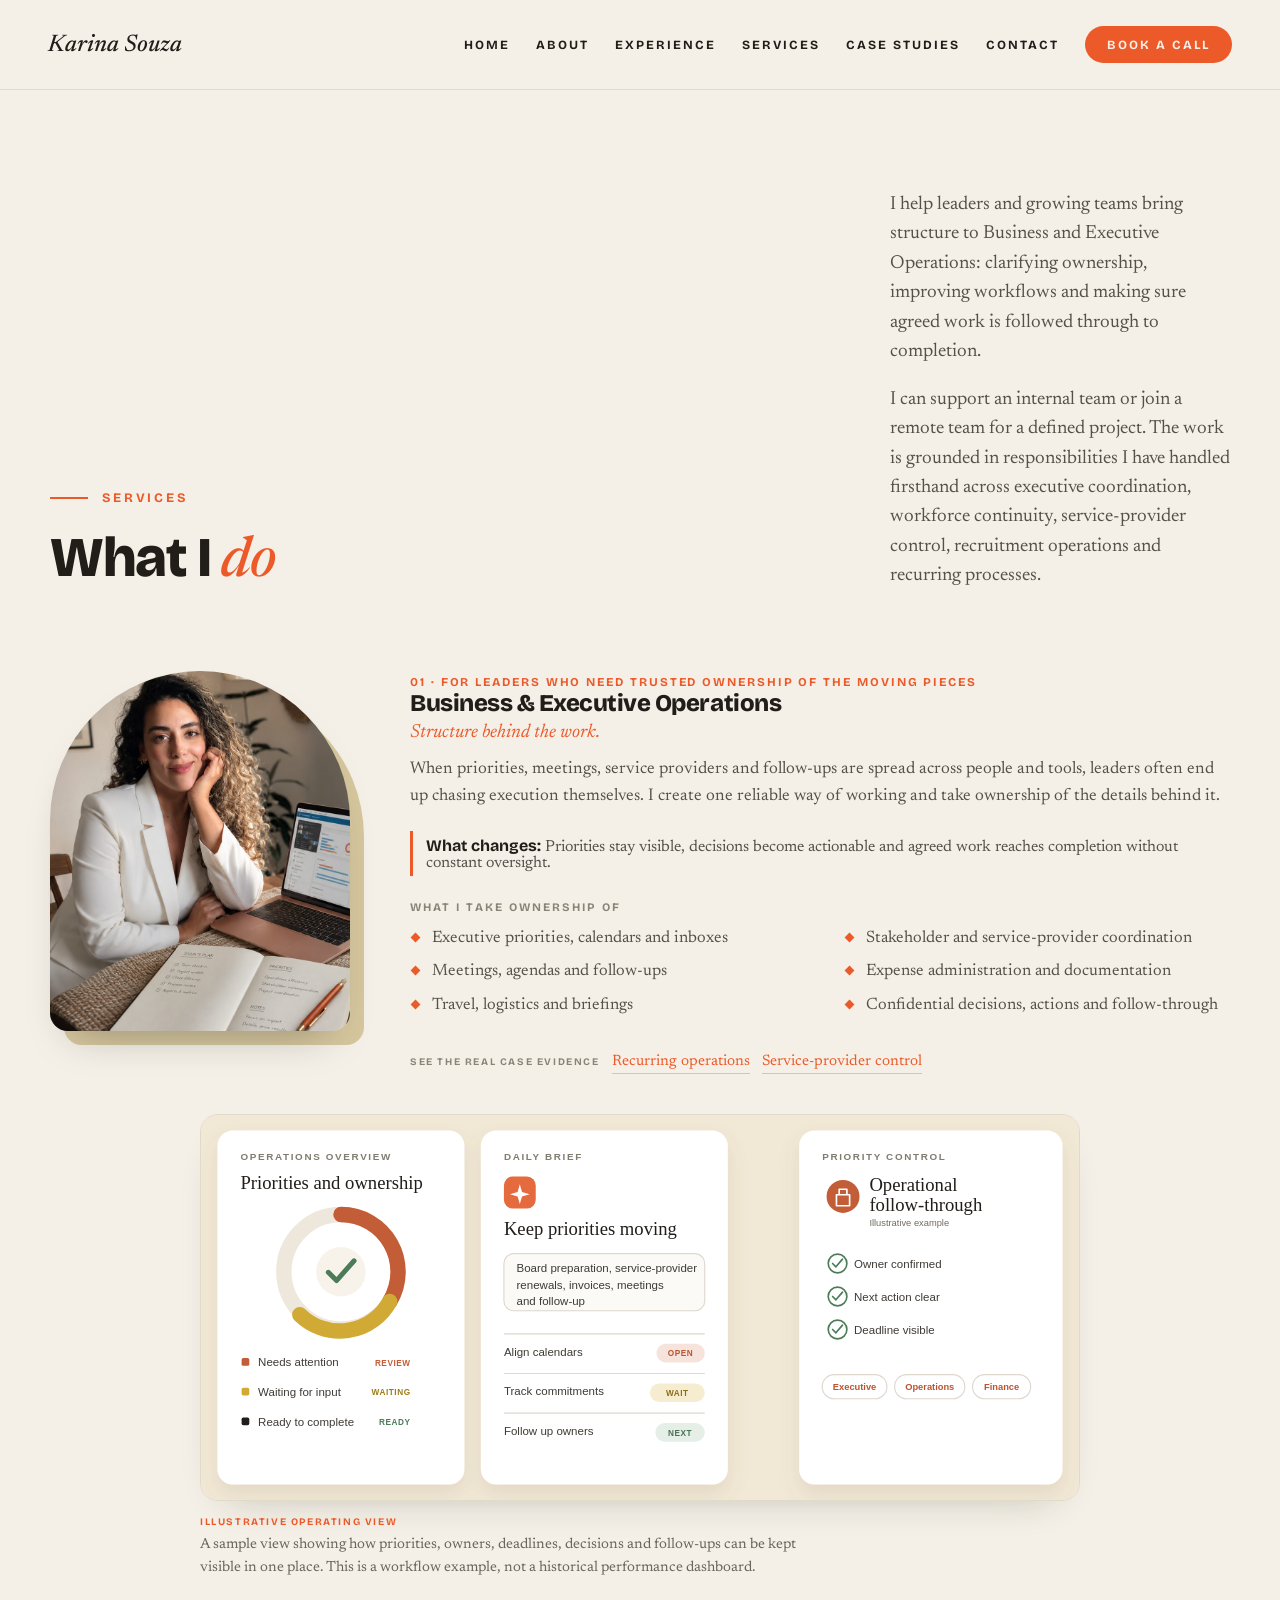
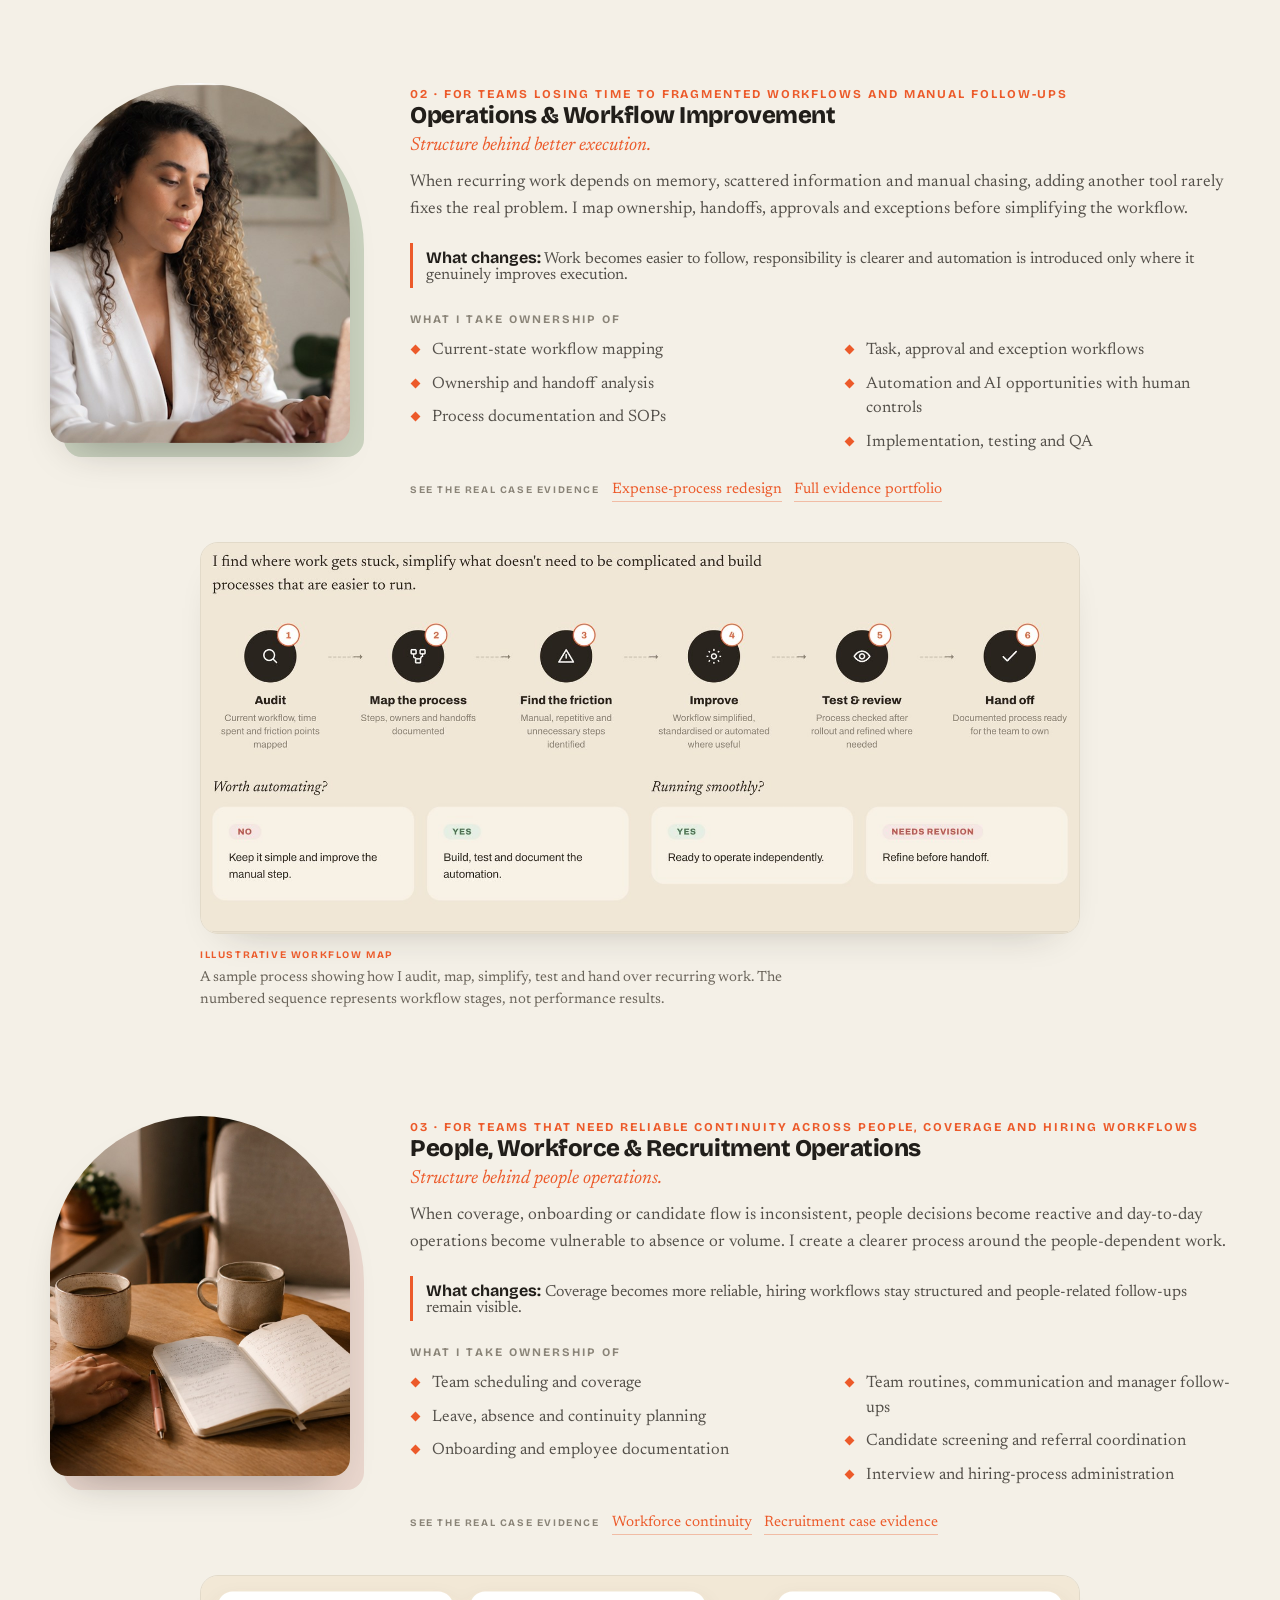
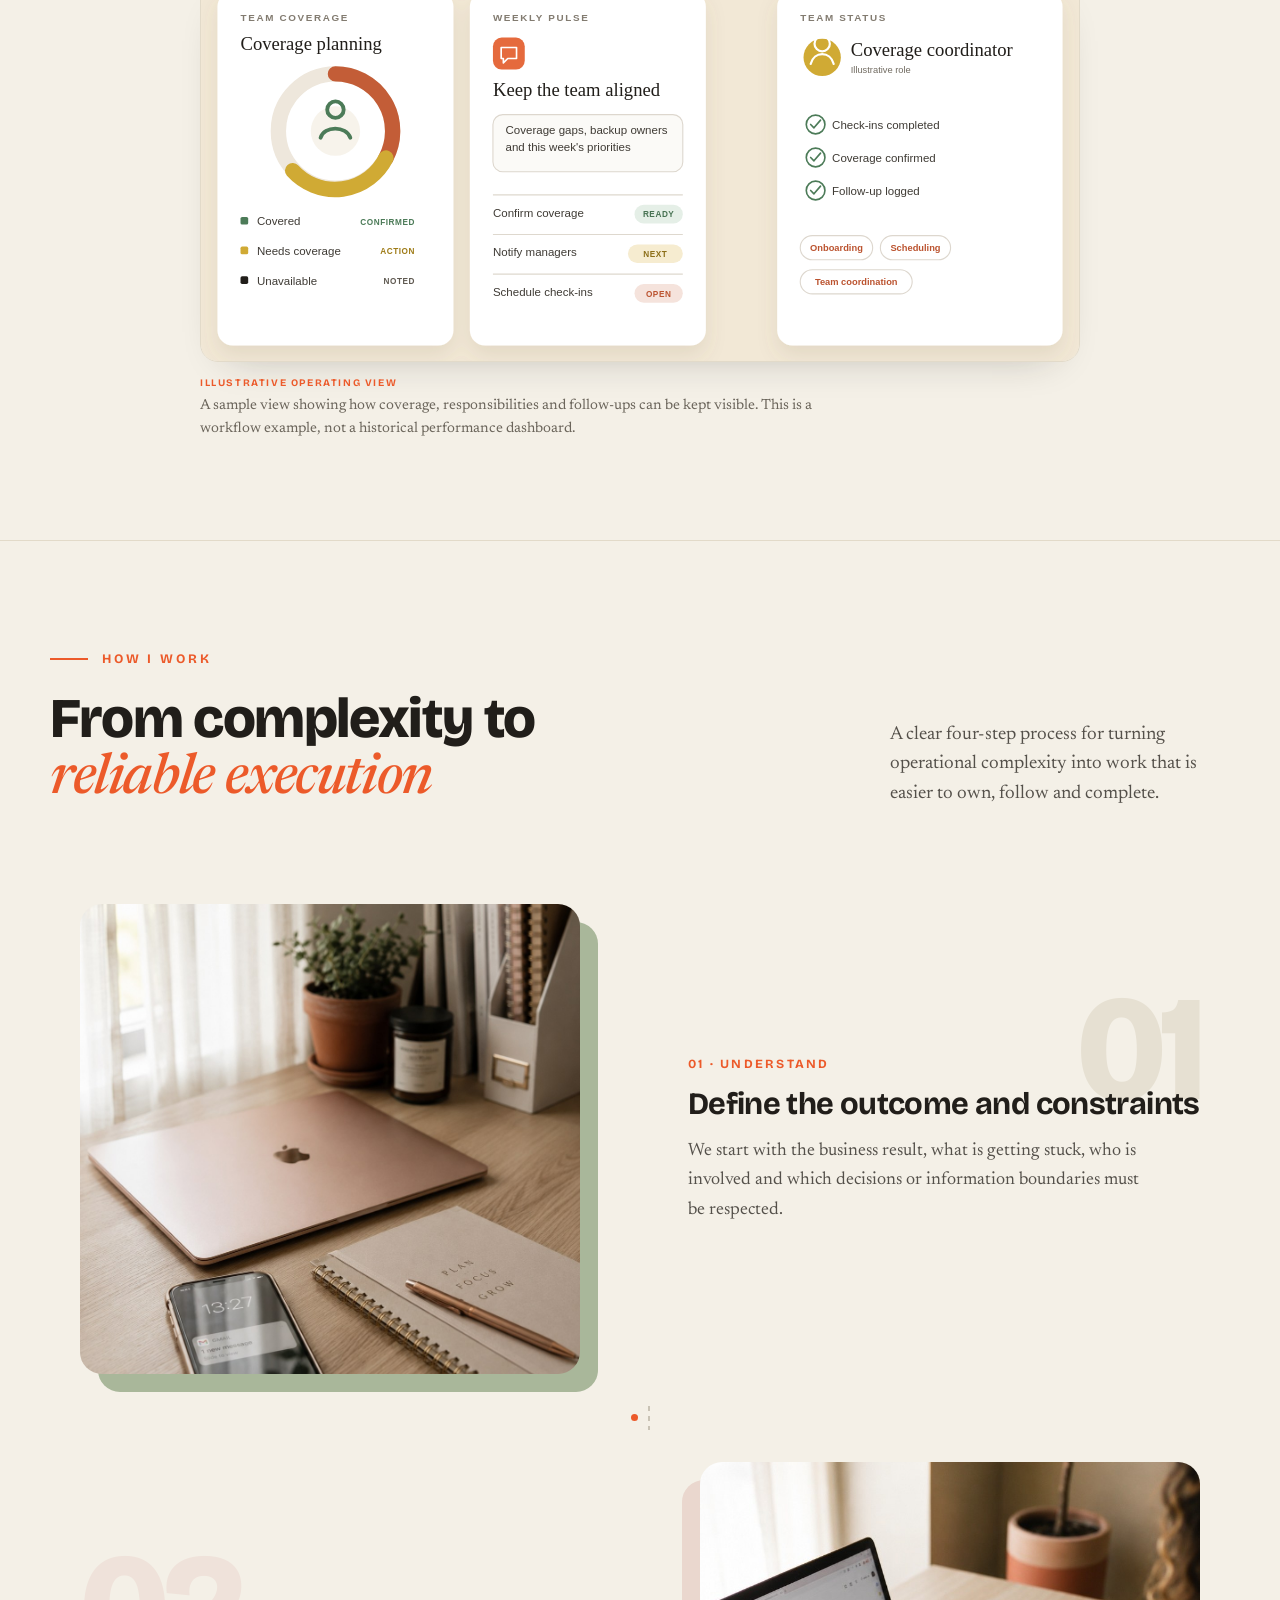
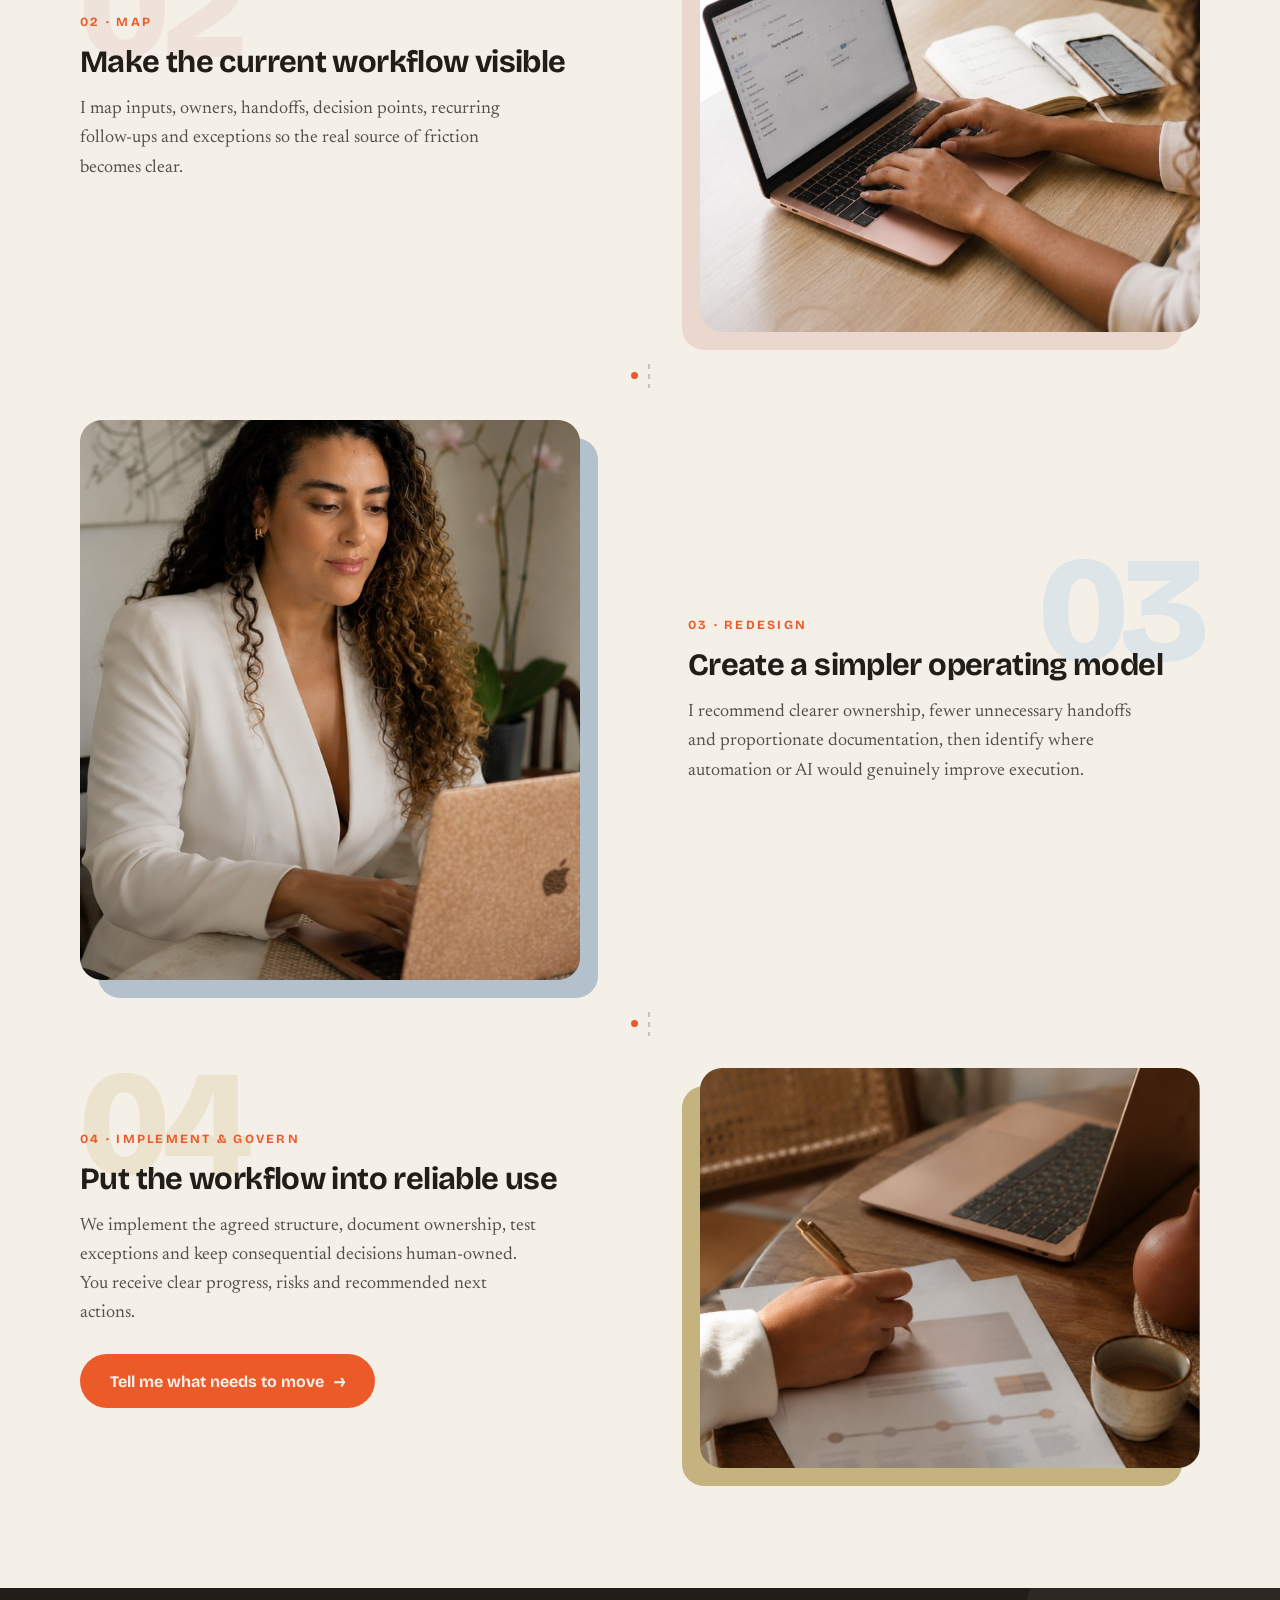
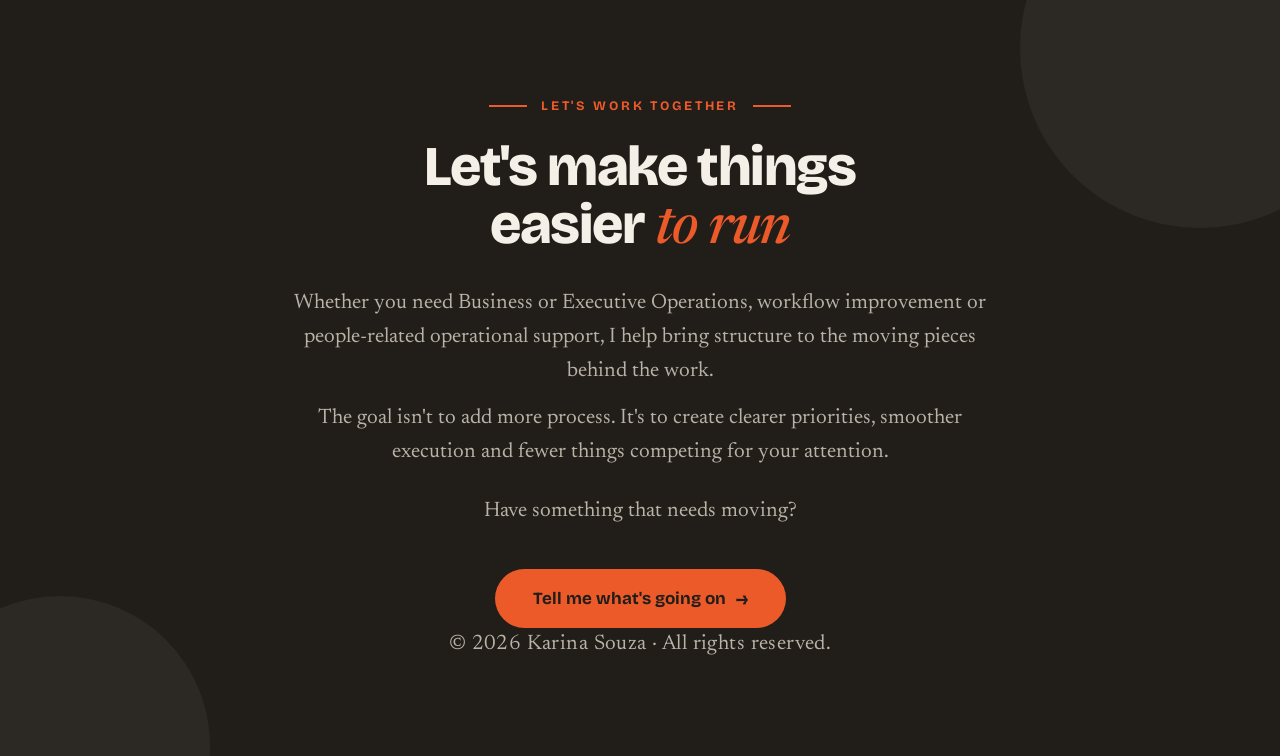
<file: services.html>
<!DOCTYPE html>
<html lang="en">
<head>
<meta charset="UTF-8">
<meta name="viewport" content="width=device-width, initial-scale=1.0">
<title>Services · Karina Souza | Business Operations</title>
<meta name="description" content="Business and Executive Operations, workflow improvement, and People, Workforce and Recruitment Operations support for leaders and growing teams.">
<link rel="canonical" href="https://karinajsou810-star.github.io/rh/services.html">
<meta property="og:type" content="website">
<meta property="og:url" content="https://karinajsou810-star.github.io/rh/services.html">
<meta property="og:title" content="Services · Karina Souza | Business Operations">
<meta property="og:description" content="Operational ownership, workflow improvement and workforce coordination for leaders and growing teams.">
<meta property="og:image" content="https://karinajsou810-star.github.io/rh/assets/karina-souza-og.png">
<meta property="og:image:alt" content="Karina Souza · Business and Executive Operations">
<meta name="twitter:card" content="summary_large_image">
<meta name="twitter:title" content="Services · Karina Souza | Business Operations">
<meta name="twitter:description" content="Operational ownership, workflow improvement and workforce coordination for leaders and growing teams.">
<meta name="twitter:image" content="https://karinajsou810-star.github.io/rh/assets/karina-souza-og.png">
<link rel="icon" href="assets/favicon.svg" type="image/svg+xml">
<link rel="preconnect" href="https://fonts.googleapis.com">
<link rel="preconnect" href="https://fonts.gstatic.com" crossorigin>
<link href="https://fonts.googleapis.com/css2?family=Source+Sans+Pro:ital,wght@0,400;0,600;0,700;1,400&amp;family=Bricolage+Grotesque:opsz,wght@12..96,500;12..96,600;12..96,700;12..96,800&amp;family=Newsreader:ital,opsz,wght@0,6..72,400;0,6..72,500;1,6..72,400;1,6..72,500&amp;display=swap" rel="stylesheet">
<style>
  *,*::before,*::after{box-sizing:border-box;margin:0;padding:0}
  html{scroll-behavior:smooth}
  body{background:#F4F0E7;color:#211E1A;font-family:'Bricolage Grotesque',sans-serif;-webkit-font-smoothing:antialiased;overflow-x:hidden}
  ::selection{background:#EC5A2A;color:#F4F0E7}
  img{display:block}

  /* nav */
  .top{display:flex;justify-content:space-between;align-items:center;padding:26px 48px;border-bottom:1px solid #E2DAC9;position:sticky;top:0;background:rgba(244,240,231,0.9);backdrop-filter:blur(10px);z-index:10}
  .top-logo{font-family:'Newsreader',serif;font-style:italic;font-size:24px;font-weight:500;color:#211E1A;text-decoration:none}
  .top-links{display:flex;align-items:center;gap:26px}
  .top-links a{font-size:12.5px;font-weight:700;letter-spacing:0.16em;text-transform:uppercase;color:#211E1A;text-decoration:none;transition:color .15s}
  .top-links a:hover{color:#EC5A2A}
  .top-links a.cta{background:#EC5A2A;color:#F4F0E7;padding:11px 22px;border-radius:100px}
  .top-links a.cta:hover{background:#D44E22;color:#F4F0E7}

  /* shared */
  .eyebrow{display:flex;align-items:center;gap:14px;margin-bottom:24px}
  .eyebrow .ln{width:38px;height:2px;background:#EC5A2A;display:block}
  .eyebrow .tx{font-size:13px;font-weight:700;letter-spacing:0.22em;text-transform:uppercase;color:#EC5A2A}
  .h2{font-size:56px;line-height:1.0;font-weight:800;letter-spacing:-0.025em}
  .h2 em{color:#EC5A2A;font-style:italic;font-family:'Newsreader',serif;font-weight:500}
  .serif{font-family:'Newsreader',serif;color:#54504A;line-height:1.62}
  .serif strong{font-family:'Bricolage Grotesque',sans-serif;font-weight:700;color:#211E1A}
  .btn{display:inline-flex;align-items:center;gap:10px;background:#EC5A2A;color:#F4F0E7;font-weight:700;font-size:16px;padding:16px 30px;border-radius:100px;text-decoration:none;transition:background .2s}
  .btn:hover{background:#D44E22}

  /* intro */
  .intro{max-width:1180px;margin:0 auto;padding:100px 48px 30px}
  .intro-grid{display:grid;grid-template-columns:0.92fr 1.08fr;gap:88px;align-items:center}
  .intro-photo{position:relative;display:flex;justify-content:center;min-height:540px;align-items:center}
  .intro-blob{position:absolute;top:-6px;left:50%;transform:translateX(-56%);width:440px;height:520px;background:#EAD7CE;border-radius:54% 46% 52% 48% / 48% 52% 48% 52%}
  .intro-arch{position:relative;z-index:1;width:380px;height:500px;border-radius:190px 190px 24px 24px;overflow:hidden;box-shadow:0 24px 50px -24px rgba(33,30,26,0.45)}
  .intro-arch img{width:100%;height:100%;object-fit:cover;object-position:50% 28%}
  .intro-lede{font-family:'Newsreader',serif;font-size:24px;line-height:1.42;color:#211E1A;margin-bottom:28px;max-width:40ch}
  .intro-lede em{color:#EC5A2A;font-style:italic}
  .intro p.serif{font-size:18px;margin-bottom:18px;max-width:52ch}

  /* vision */
  .vision{max-width:1180px;margin:0 auto;padding:120px 48px 110px}
  .vision-grid{display:grid;grid-template-columns:1.1fr 0.9fr;gap:90px;align-items:start}
  .vision p.serif{font-size:20px;margin-bottom:22px;max-width:52ch}
  .divider{height:1px;background:#DBD4C5;margin:48px 0 40px}
  .values-title{font-size:15px;font-weight:700;letter-spacing:0.2em;text-transform:uppercase;color:#211E1A;margin-bottom:30px}
  .value{display:flex;gap:18px;align-items:flex-start;margin-bottom:24px}
  .value .dm{flex:none;width:9px;height:9px;background:#EC5A2A;transform:rotate(45deg);margin-top:9px}
  .value p{font-family:'Newsreader',serif;font-size:18px;line-height:1.55;color:#54504A}
  .value strong{font-family:'Bricolage Grotesque',sans-serif;font-weight:700;color:#211E1A}
  .vision-photo{position:relative;display:flex;justify-content:center;padding-top:10px}
  .vision-blob{position:absolute;top:30px;left:50%;transform:translateX(-54%);width:420px;height:480px;background:#C7D4DC;border-radius:46% 54% 48% 52% / 55% 45% 55% 45%}
  .vision-organic{position:relative;z-index:1;width:360px;height:470px;border-radius:48% 52% 42% 58% / 56% 44% 60% 40%;overflow:hidden;box-shadow:0 24px 50px -24px rgba(33,30,26,0.45)}
  .vision-organic img{width:100%;height:100%;object-fit:cover;object-position:50% 30%}

  /* skills */
  .skills{background:#ECE5D6;padding:100px 48px 110px}
  .skills-in{max-width:1180px;margin:0 auto}
  .skills-lede{font-family:'Newsreader',serif;font-size:23px;line-height:1.5;color:#3F3B35;max-width:34ch;margin:28px 0 64px}
  .skills-lede .mut{color:#9B968B}
  .skills-lede em{font-style:italic;color:#EC5A2A}
  .skills-grid{display:grid;grid-template-columns:1fr auto 1fr;gap:56px;align-items:start}
  .axis-head{display:flex;align-items:center;gap:12px;margin-bottom:14px}
  .axis-dot{width:11px;height:11px;border-radius:50%}
  .axis-name{font-size:13px;font-weight:700;letter-spacing:0.18em;text-transform:uppercase;color:#211E1A}
  .axis-line{height:1px;background:#D7CFBD;margin-bottom:36px}
  .skill{display:grid;grid-template-columns:56px 1fr;gap:20px;align-items:start;margin-bottom:30px}
  .skill-num{font-family:'Newsreader',serif;font-style:italic;font-size:42px;font-weight:500;line-height:0.85}
  .skill h4{font-size:20px;font-weight:700;letter-spacing:-0.01em;margin-bottom:5px}
  .skill p{font-family:'Newsreader',serif;font-size:16px;line-height:1.5;color:#6B655B}
  .skills-center{position:relative;display:flex;flex-direction:column;align-items:center;width:280px;align-self:center}
  .skills-frame{position:absolute;top:14px;left:50%;transform:translateX(-52%);width:250px;height:320px;border-radius:28px;border:2px solid #EC5A2A}
  .skills-photo{position:relative;z-index:1;width:230px;height:300px;margin-top:10px;border-radius:24px;overflow:hidden;box-shadow:0 20px 44px -22px rgba(33,30,26,0.5)}
  .skills-photo img{width:100%;height:100%;object-fit:cover;object-position:50% 28%}
  .skills-caption{position:relative;z-index:1;font-family:'Newsreader',serif;font-style:italic;font-size:17px;line-height:1.4;color:#5C5750;text-align:center;margin-top:24px;max-width:24ch}

  /* experience */
  .exp{max-width:1120px;margin:0 auto;padding:110px 48px 100px}
  .exp-row{display:grid;grid-template-columns:190px 1fr;gap:56px;padding:38px 0;border-top:1px solid #DBD4C5}
  .exp-row:last-child{border-bottom:1px solid #DBD4C5}
  .exp-year{font-family:'Newsreader',serif;font-size:52px;font-weight:500;line-height:0.9;letter-spacing:-0.01em}
  .exp-dates{font-size:12px;font-weight:700;letter-spacing:0.12em;text-transform:uppercase;color:#9B7B5E;margin-top:10px}
  .exp-role{font-size:27px;font-weight:700;letter-spacing:-0.01em;margin-bottom:6px;line-height:1.12}
  .exp-org{font-size:14px;font-weight:600;letter-spacing:0.05em;text-transform:uppercase;color:#9B7B5E;margin-bottom:4px}
  .exp-loc{font-size:13px;font-weight:600;letter-spacing:0.04em;color:#9B968B;margin-bottom:16px}
  .exp-desc{font-family:'Newsreader',serif;font-size:18px;line-height:1.6;color:#54504A;max-width:60ch}

  /* journey */
  .journey{background:#F4F0E7;padding:110px 48px 120px;overflow:hidden;border-top:1px solid #E2DAC9}
  .jr-head{max-width:1180px;margin:0 auto 96px;display:grid;grid-template-columns:1fr auto;gap:44px;align-items:end}
  .jr-lede{font-family:'Newsreader',serif;font-size:19px;line-height:1.55;color:#54504A;max-width:34ch}
  .jr-wrap{max-width:1120px;margin:0 auto;display:flex;flex-direction:column}
  .jr-step{display:grid;grid-template-columns:1.05fr 1fr;gap:70px;align-items:center}
  .jr-visual{position:relative;width:100%;max-width:500px;justify-self:start}
  .jr-visual--right{justify-self:end}
  .jr-visual--circle{max-width:420px}
  .jr-shadow{position:absolute;inset:18px -18px -18px 18px;border-radius:22px}
  .jr-shadow--r{inset:18px 18px -18px -18px}
  .jr-shadow--circle{border-radius:50%}
  .jr-img{position:relative;display:block;width:100%;height:400px;object-fit:cover;border-radius:22px}
  .jr-img--circle{height:auto;aspect-ratio:1/1;border-radius:50%}
  .jr-copy{position:relative;padding:6px 0}
  .jr-num{position:absolute;top:-72px;font-size:150px;font-weight:800;line-height:1;letter-spacing:-0.04em;user-select:none;z-index:0}
  .jr-num--r{right:0}
  .jr-num--l{left:0}
  .jr-kicker{display:inline-block;font-size:12.5px;font-weight:700;letter-spacing:0.18em;text-transform:uppercase;color:#EC5A2A;margin-bottom:16px;position:relative;z-index:1}
  .jr-h3{font-size:31px;font-weight:700;letter-spacing:-0.02em;margin-bottom:16px;line-height:1.1;position:relative;z-index:1}
  .jr-p{font-family:'Newsreader',serif;font-size:18px;line-height:1.62;color:#54504A;max-width:46ch;position:relative;z-index:1}
  .jr-cta{margin-top:26px;position:relative;z-index:1}
  .jr-connector{display:flex;justify-content:center;align-items:center;gap:10px;height:36px;margin:26px 0}
  .jr-dot{width:7px;height:7px;border-radius:50%;background:#EC5A2A}
  .jr-dash{width:2px;height:24px;background:repeating-linear-gradient(#C9C3B5 0 5px,transparent 5px 10px)}

  /* final cta */
  .final{background:#211E1A;color:#F4F0E7;padding:110px 48px 80px;position:relative;overflow:hidden}
  .final-circle{position:absolute;border-radius:50%;background:#2C2924}
  .final-in{max-width:840px;margin:0 auto;text-align:center;position:relative;z-index:1}
  .final .eyebrow{justify-content:center}
  .final-h2{font-size:56px;line-height:1.04;font-weight:800;letter-spacing:-0.025em;margin-bottom:28px}
  .final-h2 em{color:#EC5A2A;font-style:italic;font-family:'Newsreader',serif;font-weight:500}
  .final p{font-family:'Newsreader',serif;font-size:21px;line-height:1.6;color:#B9B2A6;max-width:60ch;margin:0 auto 14px}
  .final .btn{color:#211E1A;font-size:17px;padding:18px 38px;margin-top:26px}
  .final .btn:hover{background:#F4F0E7}
  .social{display:flex;justify-content:center;gap:16px;margin-top:48px}
  .social a{width:48px;height:48px;border-radius:50%;border:1.5px solid #4A463F;display:flex;align-items:center;justify-content:center;text-decoration:none;transition:border-color .2s,background .2s}
  .social a:hover{border-color:#EC5A2A;background:#EC5A2A}
  .final-note{font-size:13px;color:#6E6A61;margin-top:46px;letter-spacing:0.02em}

  @media(max-width:900px){
    .top{padding:20px 24px}
    .top-links{gap:16px}
    .top-links a:not(.cta){display:none}
    .intro{padding:56px 24px 20px}
    .intro-grid{grid-template-columns:1fr;gap:48px}
    .intro-photo{min-height:0}
    .intro-blob{width:320px;height:400px}
    .intro-arch{width:290px;height:390px}
    .h2{font-size:38px}
    .vision{padding:70px 24px 60px}
    .vision-grid{grid-template-columns:1fr;gap:56px}
    .vision-blob{width:320px;height:380px}
    .vision-organic{width:290px;height:380px}
    .skills{padding:64px 24px 70px}
    .skills-grid{grid-template-columns:1fr;gap:48px}
    .skills-center{width:100%;order:-1}
    .exp{padding:64px 24px 60px}
    .exp-row{grid-template-columns:1fr;gap:10px;padding:28px 0}
    .journey{padding:64px 24px 72px}
    .jr-head{grid-template-columns:1fr;gap:20px;margin-bottom:60px}
    .jr-step{grid-template-columns:1fr;gap:36px}
    .jr-visual,.jr-visual--right{justify-self:center}
    .jr-num{font-size:92px;top:-42px}
    .jr-img{height:320px}
    .final{padding:70px 24px 60px}
    .final-h2{font-size:36px}
  }
  .about-grid{}
  .aboutbtn:hover{opacity:.88;}
  @media(max-width:900px){.about-grid{grid-template-columns:1fr !important;}}
  .svc-grid{max-width:1180px;margin:0 auto;display:grid;grid-template-columns:1fr;gap:104px;padding:0 0 100px;}
  .svc-top{display:grid;grid-template-columns:300px 1fr;gap:60px;align-items:start;}
  .svc-visual{display:block;width:100%;max-width:880px;margin:40px auto 0;border-radius:18px;border:1px solid #E2DAC9;box-shadow:0 18px 40px -28px rgba(33,30,26,0.32);}
  .svc-example{width:100%;max-width:880px;margin:40px auto 0;}
  .svc-example .svc-visual{margin:0;}
  .svc-example figcaption{font-family:'Newsreader',serif;font-size:14.5px;line-height:1.55;color:#6B655B;margin-top:14px;max-width:78ch;}
  .svc-example figcaption strong{display:block;font-family:'Bricolage Grotesque',sans-serif;font-size:10px;font-weight:700;letter-spacing:0.16em;text-transform:uppercase;color:#EC5A2A;margin-bottom:4px;}
  .svc{display:flex;flex-direction:column;align-items:flex-start;}
  .svc-photo-wrap{position:relative;width:100%;max-width:300px;margin-bottom:0;}
  .svc-blob{position:absolute;inset:16px -14px -14px 14px;border-radius:170px 170px 20px 20px;}
  .svc-photo{position:relative;z-index:1;width:100%;aspect-ratio:10/12;border-radius:170px 170px 20px 20px;overflow:hidden;box-shadow:0 22px 44px -24px rgba(33,30,26,0.4);}
  .svc-photo img{width:100%;height:100%;object-fit:cover;display:block;}
  .svc-kicker{font-size:12px;font-weight:700;letter-spacing:0.16em;text-transform:uppercase;color:#EC5A2A;margin-bottom:12px;}
  .svc-title{font-size:24px;font-weight:800;letter-spacing:-0.02em;line-height:1.15;margin-bottom:6px;}
  .svc-sub{font-family:'Newsreader',serif;font-style:italic;font-size:19px;color:#EC5A2A;margin-bottom:14px;}
  .svc-desc{font-family:'Newsreader',serif;font-size:17px;line-height:1.6;color:#54504A;margin-bottom:20px;}
  .svc-desc strong{font-family:'Bricolage Grotesque',sans-serif;font-weight:700;color:#211E1A;}
  .svc-includes{font-size:11.5px;font-weight:700;letter-spacing:0.18em;text-transform:uppercase;color:#8A8478;margin-bottom:12px;}
  .sv-list{list-style:none;columns:2;column-gap:48px;margin:0;}
  .sv-list li{font-family:'Newsreader',serif;font-size:16.5px;line-height:1.5;color:#54504A;padding-left:22px;position:relative;margin-bottom:9px;break-inside:avoid;}
  .sv-list li::before{content:'';position:absolute;left:2px;top:8px;width:7px;height:7px;background:#EC5A2A;transform:rotate(45deg);}
  .sv-proof{font-family:'Newsreader',serif;font-size:16px;color:#54504A;border-left:3px solid #EC5A2A;padding:5px 0 5px 13px;margin-bottom:24px;}
  .sv-proof b{font-family:'Bricolage Grotesque',sans-serif;font-weight:700;color:#211E1A;}
  .svc-evidence{display:flex;align-items:center;flex-wrap:wrap;gap:8px 12px;margin-top:24px;font-size:13px;line-height:1.5;}
  .svc-evidence span{font-size:10px;font-weight:700;letter-spacing:0.16em;text-transform:uppercase;color:#8A8478;}
  .svc-evidence a{font-family:'Newsreader',serif;font-size:15px;color:#EC5A2A;text-decoration:none;border-bottom:1px solid rgba(236,90,42,0.35);}
  .svc-evidence a:hover{border-color:#EC5A2A;}
  .svc-btn{margin-top:auto;font-size:15px;padding:14px 26px;}
  .sv-head{max-width:1180px;margin:0 auto 80px;display:grid;grid-template-columns:1fr auto;gap:44px;align-items:end;}
  @media(max-width:900px){.svc-grid{gap:64px;}.svc-top{grid-template-columns:1fr;gap:30px;}.svc-photo-wrap{max-width:260px;}.sv-list{columns:1;}.sv-head{grid-template-columns:1fr;gap:20px;margin-bottom:52px;}}
</style>
</head>
<body>

<nav class="top">
  <a class="top-logo" href="index.html">Karina Souza</a>
  <div class="top-links">
    <a href="index.html">Home</a>
    <a href="index.html#about">About</a>
    <a href="portfolio.html">Experience</a>
    <a href="services.html">Services</a>
    <a href="index.html#cases">Case studies</a>
    <a href="contact.html">Contact</a>
    <a class="cta" href="https://calendly.com/karinajsou810/new-meeting" target="_blank" rel="noopener">Book a call</a>
  </div>
</nav>

<section style="padding:100px 48px 0;">
  <div class="sv-head">
    <div>
      <div class="eyebrow"><span class="ln"></span><span class="tx">Services</span></div>
      <h1 class="h2" style="max-width:14ch">What I <em>do</em></h1>
    </div>
    <div>
      <p class="jr-lede">I help leaders and growing teams bring structure to Business and Executive Operations: clarifying ownership, improving workflows and making sure agreed work is followed through to completion.</p>
      <p class="jr-lede" style="margin-top:18px">I can support an internal team or join a remote team for a defined project. The work is grounded in responsibilities I have handled firsthand across executive coordination, workforce continuity, service-provider control, recruitment operations and recurring processes.</p>
    </div>
  </div>
</section>

<section style="padding:0 48px;">
  <div class="svc-grid">
    <div class="svc">
      <div class="svc-top">
        <div class="svc-photo-wrap">
        <div class="svc-blob" style="background:#D6C79E;"></div>
        <div class="svc-photo"><img src="assets/svc-exec.jpg" alt="Executive &amp; Business Operations Support" style="object-position:40% 30%;"></div>
      </div>
        <div>
        <span class="svc-kicker">01 &middot; For leaders who need trusted ownership of the moving pieces</span>
      <h3 class="svc-title">Business &amp; Executive Operations</h3>
      <p class="svc-sub">Structure behind the work.</p>
      <p class="svc-desc">When priorities, meetings, service providers and follow-ups are spread across people and tools, leaders often end up chasing execution themselves. I create one reliable way of working and take ownership of the details behind it.</p>
      <p class="sv-proof"><b>What changes:</b> Priorities stay visible, decisions become actionable and agreed work reaches completion without constant oversight.</p>
      <p class="svc-includes">What I take ownership of</p>
      <ul class="sv-list">
      <li>Executive priorities, calendars and inboxes</li>
      <li>Meetings, agendas and follow-ups</li>
      <li>Travel, logistics and briefings</li>
      <li>Stakeholder and service-provider coordination</li>
      <li>Expense administration and documentation</li>
      <li>Confidential decisions, actions and follow-through</li>
      </ul>
      <p class="svc-evidence"><span>See the real case evidence</span><a href="cases/case-01.html">Recurring operations</a><a href="cases/case-03.html">Service-provider control</a></p>
        </div>
      </div>
      <figure class="svc-example">
        <img class="svc-visual" src="assets/svc-visual-01-illustrative.svg" alt="Illustrative operating view for priorities, ownership and follow-up">
        <figcaption><strong>Illustrative operating view</strong>A sample view showing how priorities, owners, deadlines, decisions and follow-ups can be kept visible in one place. This is a workflow example, not a historical performance dashboard.</figcaption>
      </figure>
    </div>    <div class="svc">
      <div class="svc-top">
        <div class="svc-photo-wrap">
        <div class="svc-blob" style="background:#CBD3C0;"></div>
        <div class="svc-photo"><img src="assets/svc-process.jpg" alt="Operations &amp; Workflow Improvement" style="object-position:38% 35%;"></div>
      </div>
        <div>
        <span class="svc-kicker">02 &middot; For teams losing time to fragmented workflows and manual follow-ups</span>
      <h3 class="svc-title">Operations &amp; Workflow Improvement</h3>
      <p class="svc-sub">Structure behind better execution.</p>
      <p class="svc-desc">When recurring work depends on memory, scattered information and manual chasing, adding another tool rarely fixes the real problem. I map ownership, handoffs, approvals and exceptions before simplifying the workflow.</p>
      <p class="sv-proof"><b>What changes:</b> Work becomes easier to follow, responsibility is clearer and automation is introduced only where it genuinely improves execution.</p>
      <p class="svc-includes">What I take ownership of</p>
      <ul class="sv-list">
      <li>Current-state workflow mapping</li>
      <li>Ownership and handoff analysis</li>
      <li>Process documentation and SOPs</li>
      <li>Task, approval and exception workflows</li>
      <li>Automation and AI opportunities with human controls</li>
      <li>Implementation, testing and QA</li>
      </ul>
      <p class="svc-evidence"><span>See the real case evidence</span><a href="cases/case-04.html">Expense-process redesign</a><a href="https://dynamic-bugle-a10.notion.site/Karina-Souza-Business-Operations-Case-Studies-Evidence-3c784d0cf60881fda186f1b94b634226" target="_blank" rel="noopener">Full evidence portfolio</a></p>
        </div>
      </div>
      <figure class="svc-example">
        <img class="svc-visual" src="assets/svc-visual-04.jpg" alt="Illustrative six-stage workflow improvement map">
        <figcaption><strong>Illustrative workflow map</strong>A sample process showing how I audit, map, simplify, test and hand over recurring work. The numbered sequence represents workflow stages, not performance results.</figcaption>
      </figure>
    </div>    <div class="svc">
      <div class="svc-top">
        <div class="svc-photo-wrap">
        <div class="svc-blob" style="background:#EAD7CE;"></div>
        <div class="svc-photo"><img src="assets/svc-team.jpg" alt="Workforce &amp; Team Coordination" style="object-position:52% 62%;"></div>
      </div>
        <div>
        <span class="svc-kicker">03 &middot; For teams that need reliable continuity across people, coverage and hiring workflows</span>
      <h3 class="svc-title">People, Workforce &amp; Recruitment Operations</h3>
      <p class="svc-sub">Structure behind people operations.</p>
      <p class="svc-desc">When coverage, onboarding or candidate flow is inconsistent, people decisions become reactive and day-to-day operations become vulnerable to absence or volume. I create a clearer process around the people-dependent work.</p>
      <p class="sv-proof"><b>What changes:</b> Coverage becomes more reliable, hiring workflows stay structured and people-related follow-ups remain visible.</p>
      <p class="svc-includes">What I take ownership of</p>
      <ul class="sv-list">
      <li>Team scheduling and coverage</li>
      <li>Leave, absence and continuity planning</li>
      <li>Onboarding and employee documentation</li>
      <li>Team routines, communication and manager follow-ups</li>
      <li>Candidate screening and referral coordination</li>
      <li>Interview and hiring-process administration</li>
      </ul>
      <p class="svc-evidence"><span>See the real case evidence</span><a href="cases/case-02.html">Workforce continuity</a><a href="https://dynamic-bugle-a10.notion.site/Karina-Souza-Business-Operations-Case-Studies-Evidence-3c784d0cf60881fda186f1b94b634226" target="_blank" rel="noopener">Recruitment case evidence</a></p>
        </div>
      </div>
      <figure class="svc-example">
        <img class="svc-visual" src="assets/svc-visual-03-illustrative.svg" alt="Illustrative operating view for team coverage and follow-up">
        <figcaption><strong>Illustrative operating view</strong>A sample view showing how coverage, responsibilities and follow-ups can be kept visible. This is a workflow example, not a historical performance dashboard.</figcaption>
      </figure>
    </div>  </div>
</section>

<!-- ============ THE JOURNEY ============ -->
<section class="journey" id="journey">
  <div class="jr-head">
    <div>
      <div class="eyebrow"><span class="ln"></span><span class="tx">How I work</span></div>
      <h2 class="h2" style="max-width:18ch">From complexity to <em>reliable execution</em></h2>
    </div>
    <p class="jr-lede">A clear four-step process for turning operational complexity into work that is easier to own, follow and complete.</p>
  </div>

  <div class="jr-wrap">

    <!-- STEP 01 -->
    <div class="jr-step">
      <div class="jr-visual">
        <div class="jr-shadow" style="background:#A9B79A;"></div>
        <img class="jr-img" src="assets/journey-align.jpg" alt="A desk ready for a new project" style="height:470px; object-position:50% 55%;">
      </div>
      <div class="jr-copy">
        <span class="jr-num jr-num--r" style="color:#E6E0D2;">01</span>
        <span class="jr-kicker">01 · Understand</span>
        <h3 class="jr-h3">Define the outcome and constraints</h3>
        <p class="jr-p">We start with the business result, what is getting stuck, who is involved and which decisions or information boundaries must be respected.</p>
      </div>
    </div>

    <div class="jr-connector"><span class="jr-dot"></span><span class="jr-dash"></span></div>

    <!-- STEP 02 -->
    <div class="jr-step">
      <div class="jr-copy">
        <span class="jr-num jr-num--l" style="color:#EFE2DA;">02</span>
        <span class="jr-kicker">02 · Map</span>
        <h3 class="jr-h3">Make the current workflow visible</h3>
        <p class="jr-p">I map inputs, owners, handoffs, decision points, recurring follow-ups and exceptions so the real source of friction becomes clear.</p>
      </div>
      <div class="jr-visual jr-visual--right">
        <div class="jr-shadow jr-shadow--r" style="background:#EAD7CE;"></div>
        <img class="jr-img" src="assets/journey-inquiry2.jpg" alt="Sending a short note" style="height:470px; object-position:50% 55%;">
      </div>
    </div>

    <div class="jr-connector"><span class="jr-dot"></span><span class="jr-dash"></span></div>

    <!-- STEP 03 -->
    <div class="jr-step">
      <div class="jr-visual">
        <div class="jr-shadow" style="background:#B2C1CB;"></div>
        <img class="jr-img" src="assets/journey-call.jpg" alt="Karina Souza on a discovery call" style="height:560px; object-position:50% 60%;">
      </div>
      <div class="jr-copy">
        <span class="jr-num jr-num--r" style="color:#DDE5E9;">03</span>
        <span class="jr-kicker">03 · Redesign</span>
        <h3 class="jr-h3">Create a simpler operating model</h3>
        <p class="jr-p">I recommend clearer ownership, fewer unnecessary handoffs and proportionate documentation, then identify where automation or AI would genuinely improve execution.</p>
      </div>
    </div>

    <div class="jr-connector"><span class="jr-dot"></span><span class="jr-dash"></span></div>

    <!-- STEP 04 -->
    <div class="jr-step">
      <div class="jr-copy">
        <span class="jr-num jr-num--l" style="color:#EBE3CD;">04</span>
        <span class="jr-kicker">04 · Implement &amp; govern</span>
        <h3 class="jr-h3">Put the workflow into reliable use</h3>
        <p class="jr-p">We implement the agreed structure, document ownership, test exceptions and keep consequential decisions human-owned. You receive clear progress, risks and recommended next actions.</p>
        <div class="jr-cta"><a class="btn" href="contact.html">Tell me what needs to move <span style="font-size:18px">→</span></a></div>
      </div>
      <div class="jr-visual jr-visual--right">
        <div class="jr-shadow jr-shadow--r" style="background:#C4B27F;"></div>
        <img class="jr-img" src="assets/journey-proposal.jpg" alt="A clear proposal with plan and timeline" style="object-position:50% 55%;">
      </div>
    </div>

  </div>
</section>

<!-- ============ FINAL CTA ============ -->
<section class="final">
  <div class="final-circle" style="top:-120px;right:-100px;width:360px;height:360px;"></div>
  <div class="final-circle" style="bottom:-140px;left:-90px;width:300px;height:300px;"></div>
  <div class="final-in">
    <div class="eyebrow"><span class="ln"></span><span class="tx">Let's work together</span><span class="ln"></span></div>
    <h2 class="final-h2">Let's make things<br>easier <em>to run</em></h2>
    <p>Whether you need Business or Executive Operations, workflow improvement or people-related operational support, I help bring structure to the moving pieces behind the work.</p>
    <p>The goal isn't to add more process. It's to create clearer priorities, smoother execution and fewer things competing for your attention.</p>
    <p style="margin-top:26px">Have something that needs moving?</p>
    <a class="btn" href="contact.html">Tell me what's going on <span style="font-size:19px">→</span></a>
    <p class="final-note">© 2026 Karina Souza · All rights reserved.</p>
  </div>
</section>

</body>
</html>
</file>
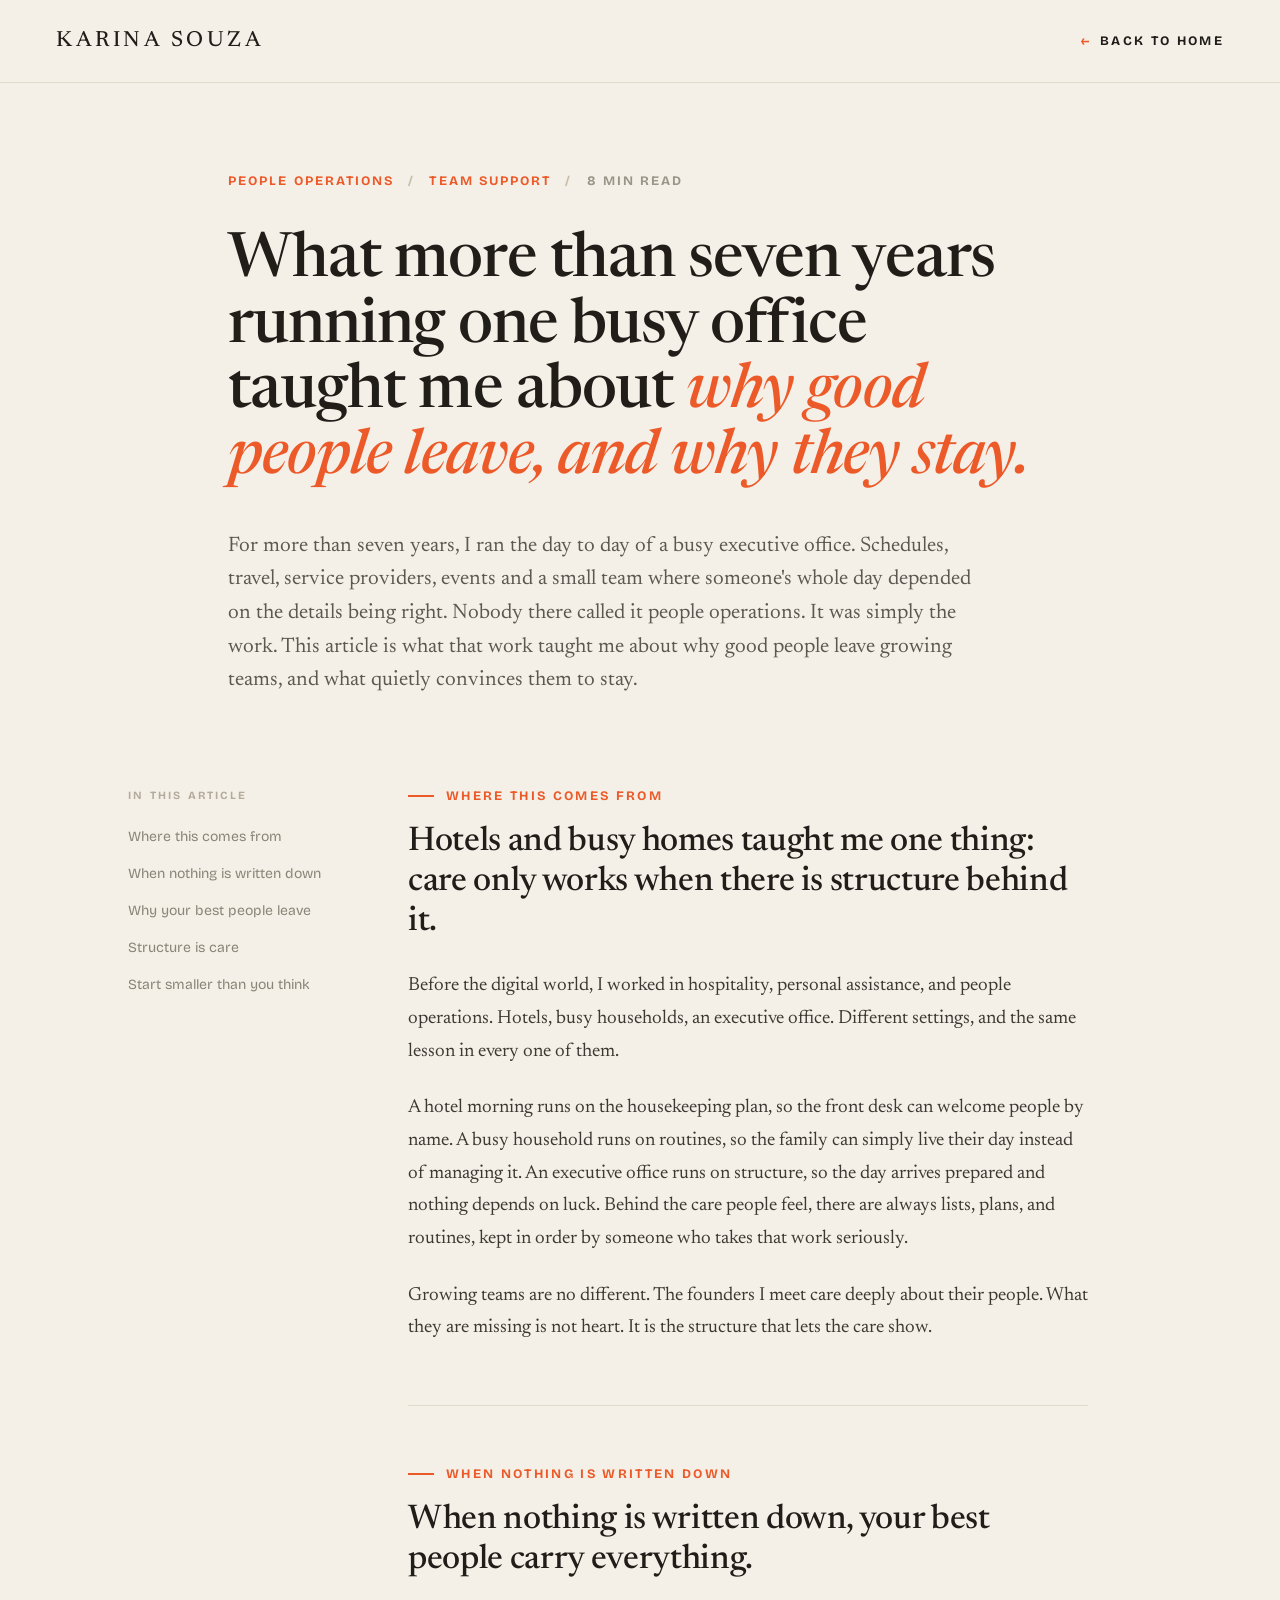
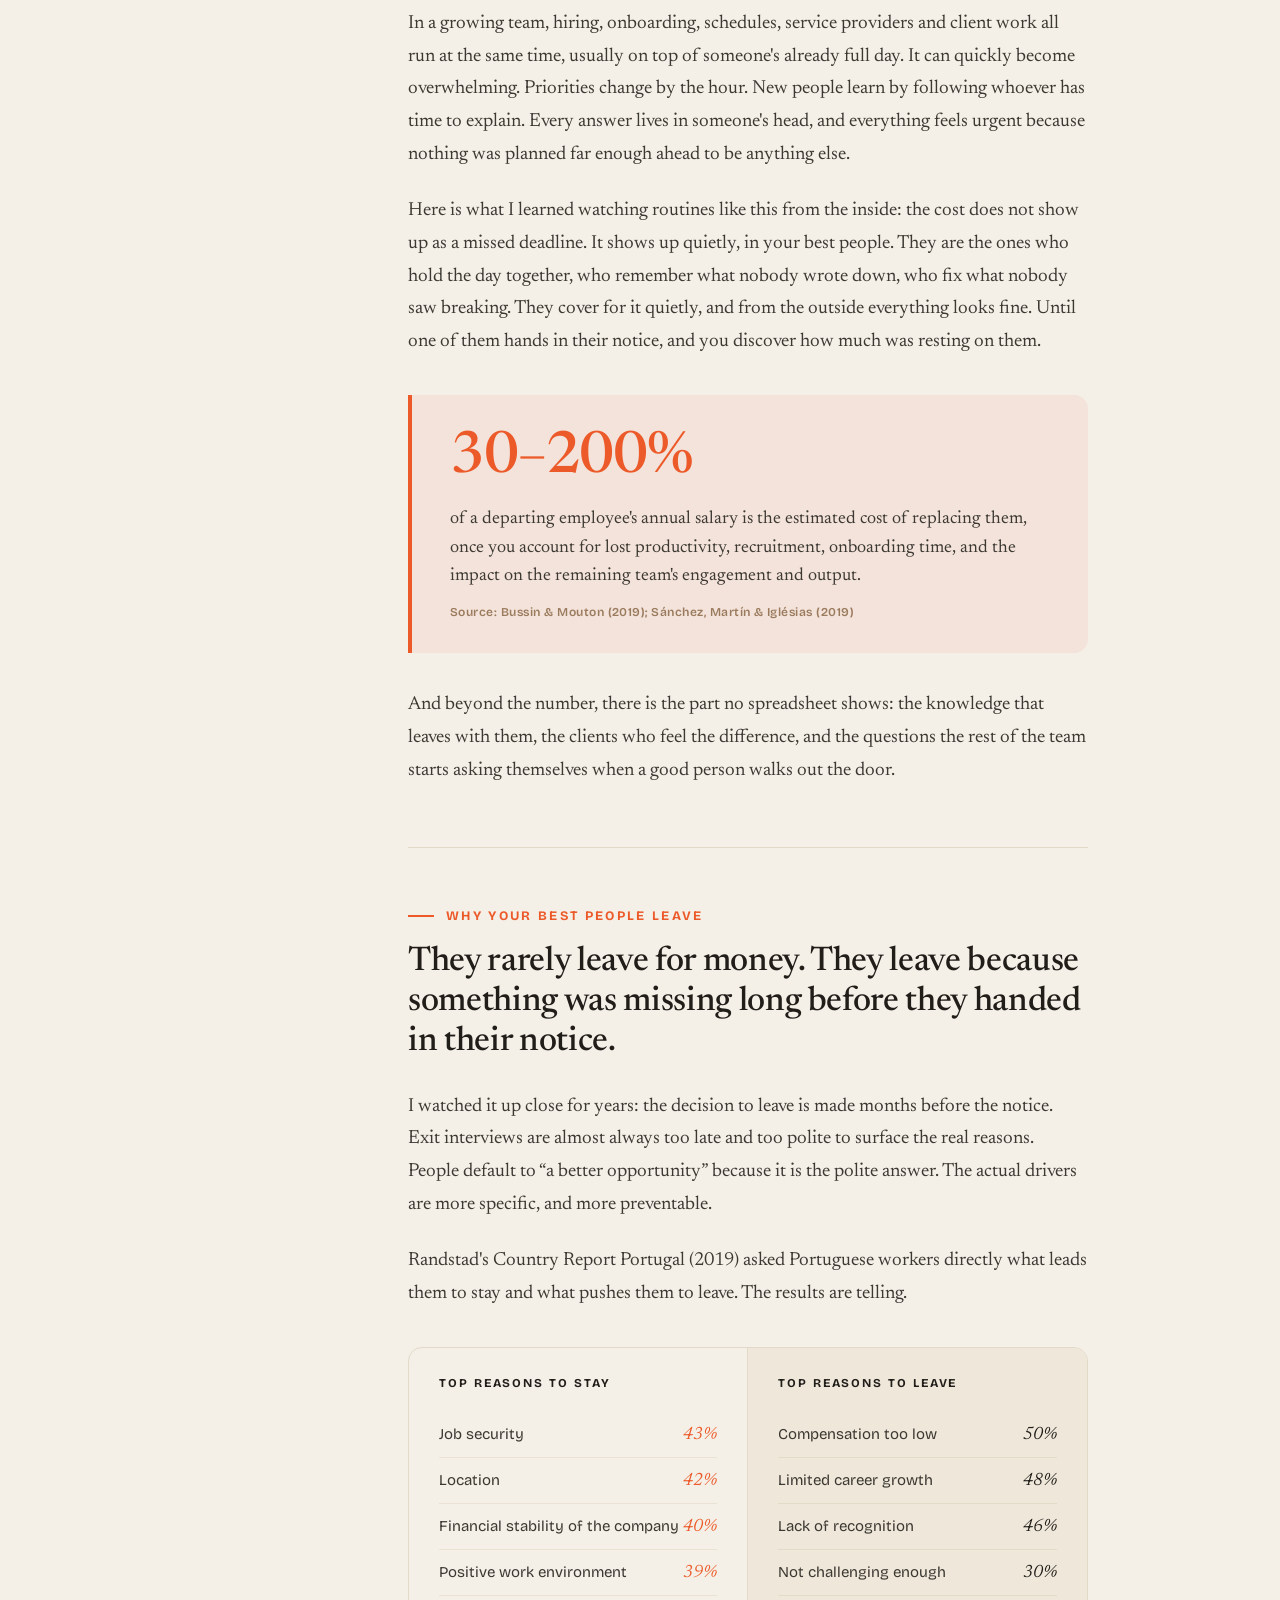
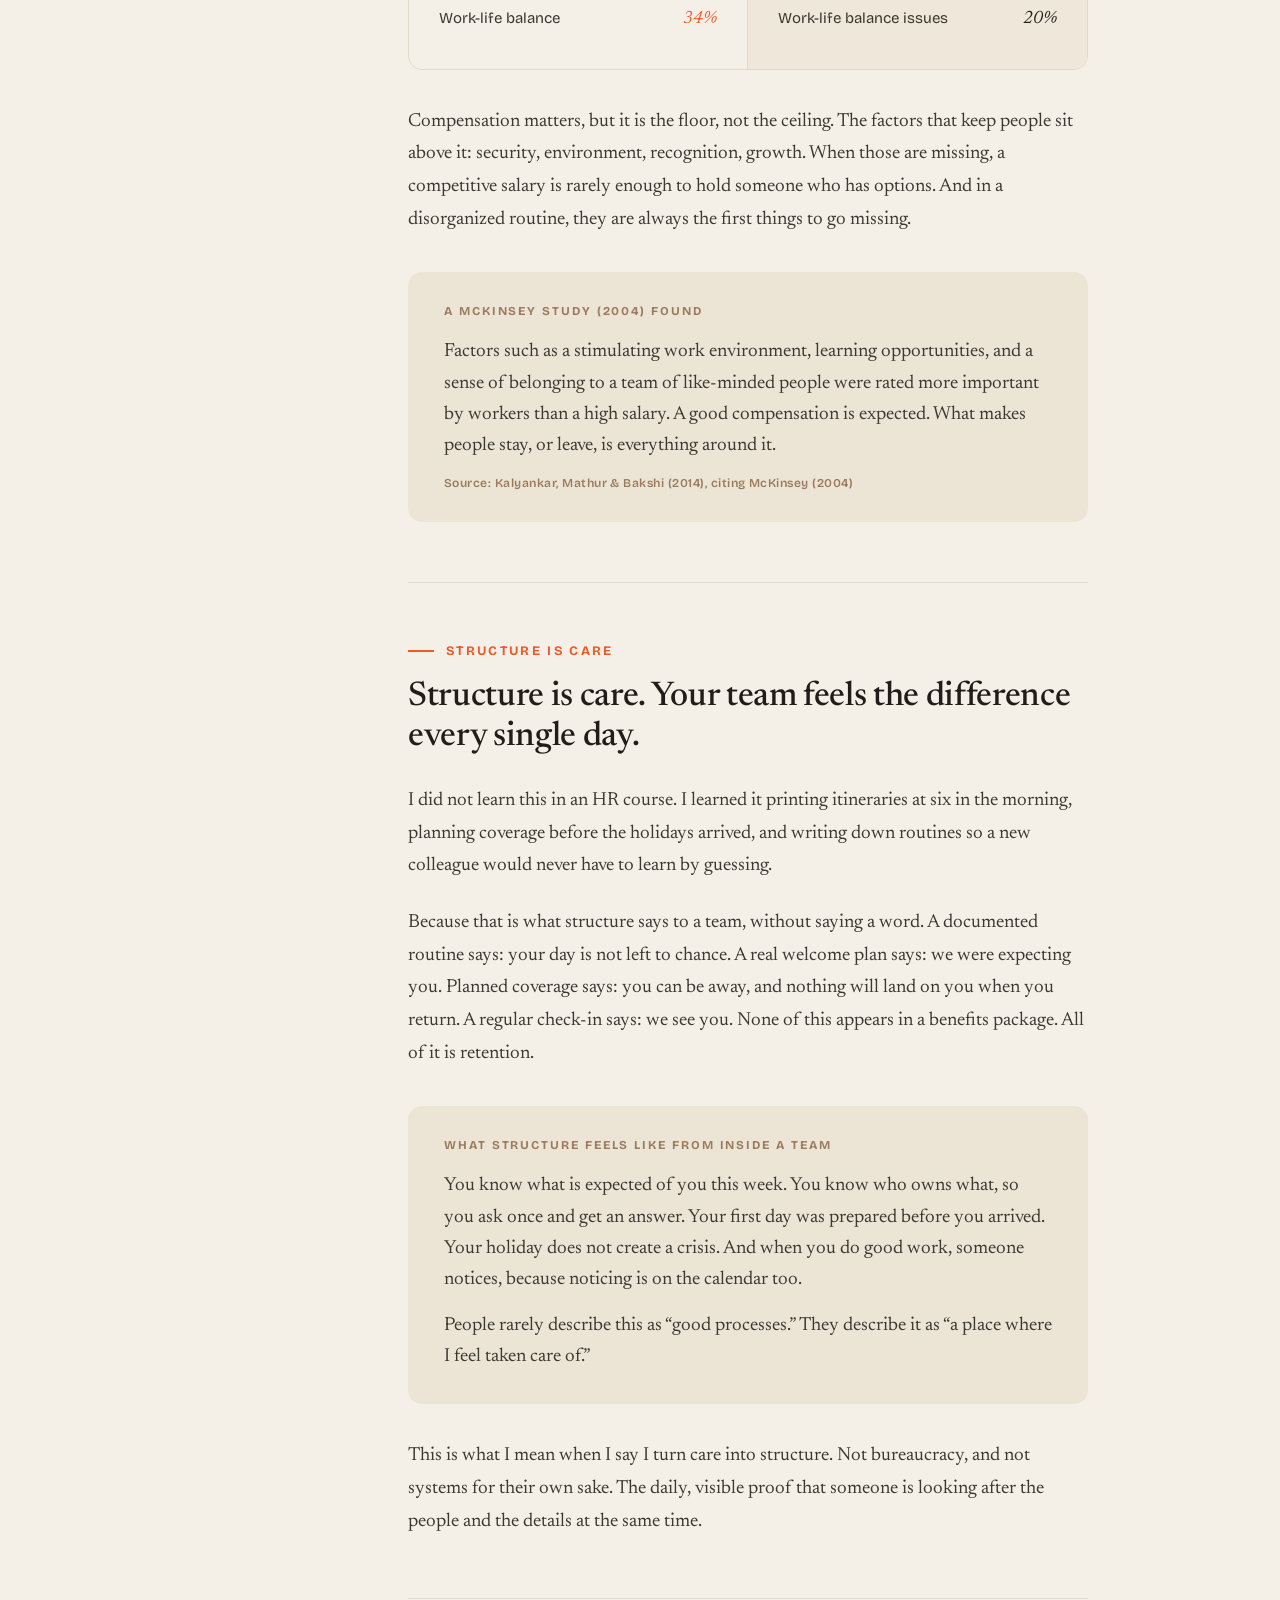
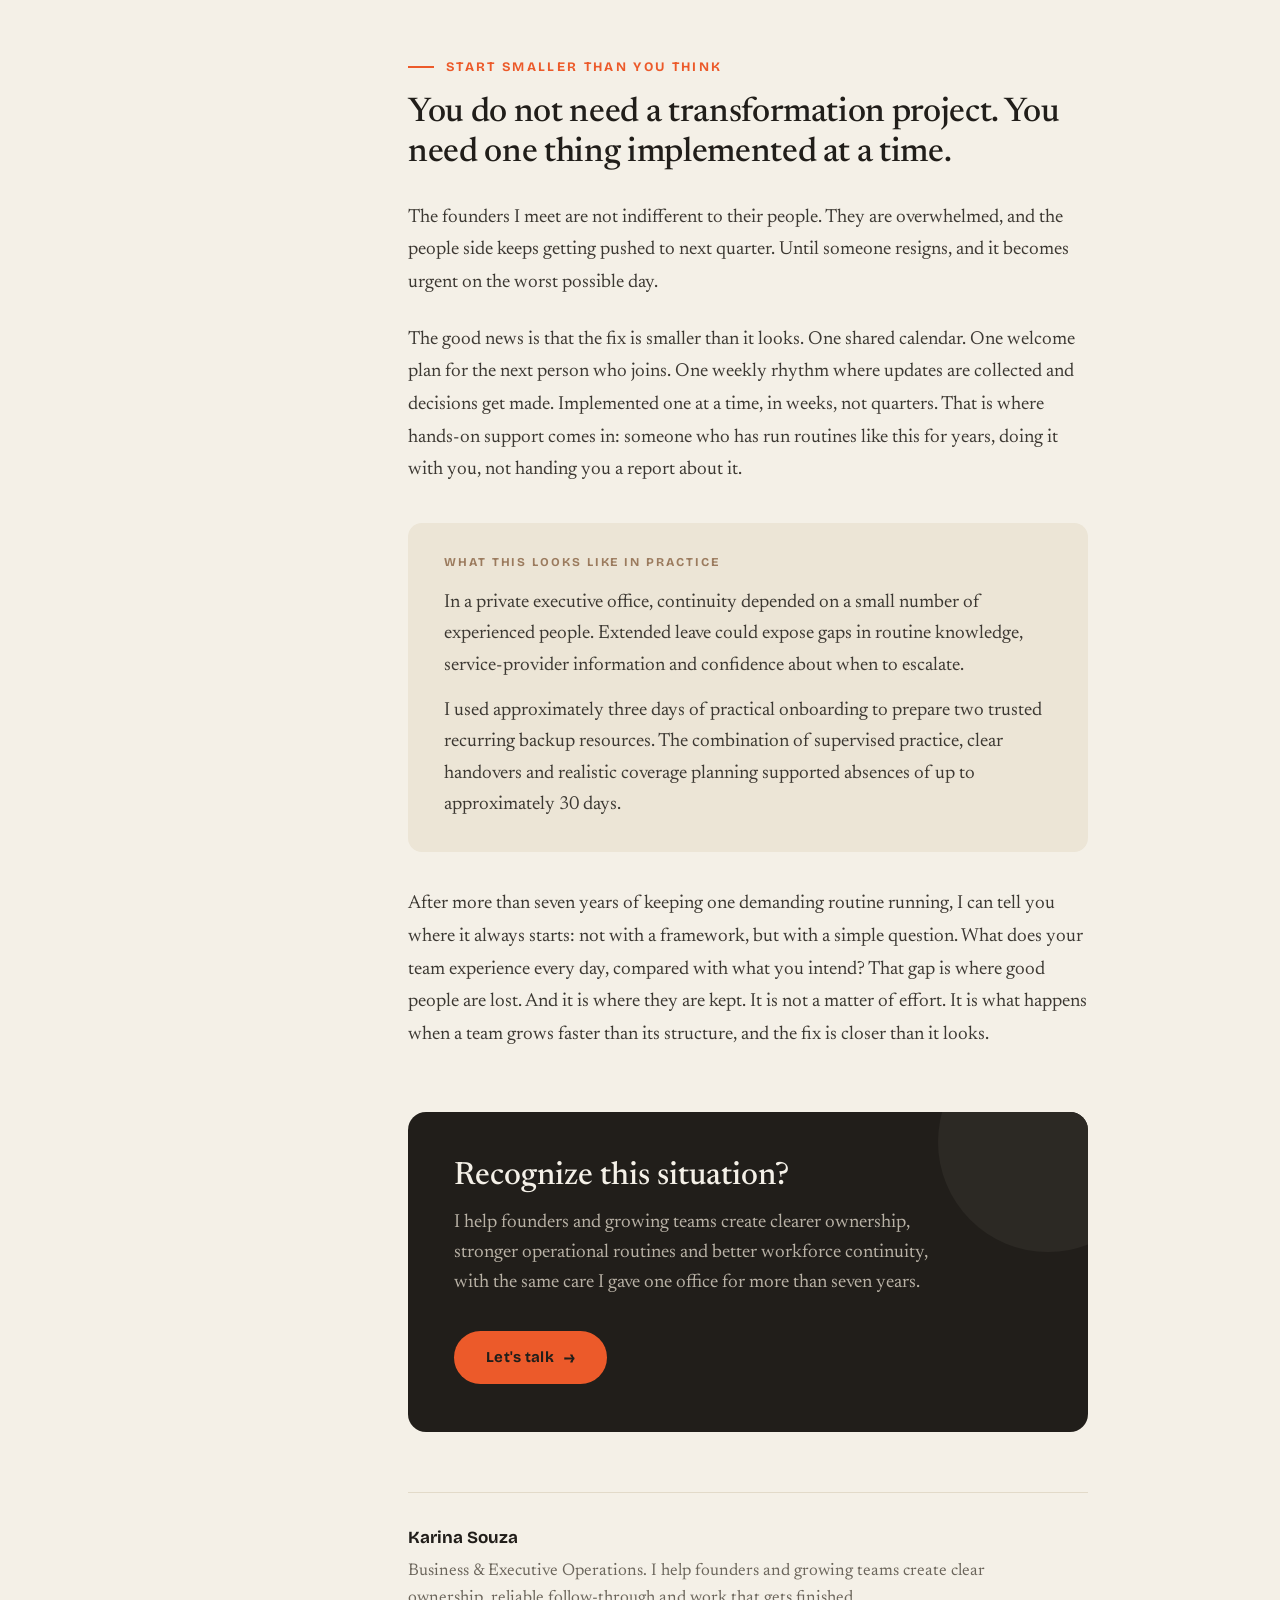
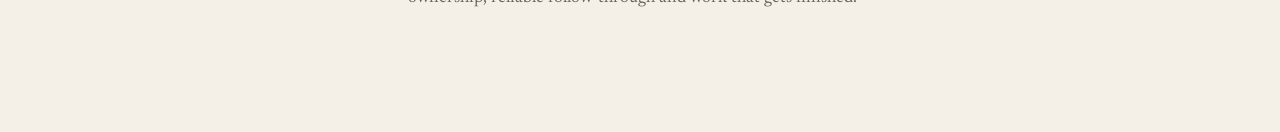
<file: articles/retention.html>
<!DOCTYPE html>
<html lang="en">
<head>
<meta charset="UTF-8">
<meta name="viewport" content="width=device-width, initial-scale=1.0">
<title>What more than seven years running one busy office taught me about retention | Karina Souza</title>
<meta name="description" content="Why good people leave growing teams, what quietly convinces them to stay, and how structure becomes care. Lessons from more than seven years of hands-on people operations. By Karina Souza.">
<link rel="canonical" href="https://karinajsou810-star.github.io/rh/articles/retention.html">
<meta property="og:type" content="article">
<meta property="og:title" content="What more than seven years running one busy office taught me about retention">
<meta property="og:description" content="Why good people leave growing teams, what quietly convinces them to stay, and how operational structure becomes care.">
<meta property="og:url" content="https://karinajsou810-star.github.io/rh/articles/retention.html">
<meta property="og:image" content="https://karinajsou810-star.github.io/rh/assets/karina-souza-og.png">
<meta property="og:image:alt" content="Karina Souza · Business and Executive Operations">
<meta name="twitter:card" content="summary_large_image">
<meta name="twitter:title" content="What more than seven years running one busy office taught me about retention">
<meta name="twitter:description" content="Why good people leave growing teams, what quietly convinces them to stay, and how operational structure becomes care.">
<meta name="twitter:image" content="https://karinajsou810-star.github.io/rh/assets/karina-souza-og.png">
<link rel="icon" href="../assets/favicon.svg" type="image/svg+xml">
<link rel="preconnect" href="https://fonts.googleapis.com">
<link rel="preconnect" href="https://fonts.gstatic.com" crossorigin>
<link href="https://fonts.googleapis.com/css2?family=Bricolage+Grotesque:opsz,wght@12..96,500;12..96,600;12..96,700;12..96,800&amp;family=Newsreader:ital,opsz,wght@0,6..72,400;0,6..72,500;0,6..72,600;1,6..72,400;1,6..72,500&amp;display=swap" rel="stylesheet">
<style>
  *{box-sizing:border-box;margin:0;padding:0}
  html{scroll-behavior:smooth}
  body{background:#F4F0E7}
  ::selection{background:#EC5A2A;color:#F4F0E7}
  .toc-link{color:#8A8478;text-decoration:none;display:block;transition:color .15s,padding .15s}
  .toc-link:hover{color:#EC5A2A;padding-left:4px}
  @media(max-width:760px){
    .article-header{padding:20px 22px!important;gap:18px}
    .article-header a:first-child{font-size:17px!important;letter-spacing:.1em!important;white-space:nowrap}
    .article-header a:last-child{font-size:10px!important;letter-spacing:.1em!important;white-space:nowrap}
    .article-hero{padding:54px 24px 38px!important}
    .article-meta{gap:9px!important;margin-bottom:30px!important;font-size:11px!important}
    .article-title{font-size:42px!important;line-height:1.08!important;margin-bottom:28px!important}
    .article-intro{font-size:19px!important}
    .article-layout{padding:18px 24px 78px!important;grid-template-columns:minmax(0,1fr)!important;gap:40px!important}
    .article-toc{position:static!important;padding-bottom:28px;border-bottom:1px solid #E2DAC9}
    .retention-grid{grid-template-columns:minmax(0,1fr)!important}
    .retention-grid>div:first-child{border-right:0!important;border-bottom:1px solid #E2DAC9}
    .article-callout{padding:28px 24px!important}
    .article-stat{font-size:48px!important}
    .article-cta{padding:38px 28px!important}
    .article-cta a{padding:15px 26px!important}
  }
</style>
</head>
<body>
<div style="background:#F4F0E7;color:#211E1A;font-family:'Bricolage Grotesque',sans-serif;min-height:100vh">

  <!-- masthead -->
  <header class="article-header" style="display:flex;justify-content:space-between;align-items:center;padding:30px 56px;border-bottom:1px solid #E2DAC9;position:sticky;top:0;background:rgba(244,240,231,0.88);backdrop-filter:blur(10px);z-index:10">
    <a href="../index.html" style="font-family:'Newsreader',serif;font-size:22px;font-weight:500;letter-spacing:0.16em;color:inherit;text-decoration:none">KARINA SOUZA</a>
    <a href="../index.html" style="font-size:13px;font-weight:700;letter-spacing:0.18em;text-transform:uppercase;color:#211E1A;text-decoration:none;display:flex;align-items:center;gap:9px"><span style="color:#EC5A2A">&larr;</span> Back to home</a>
  </header>

  <!-- hero -->
  <div class="article-hero" style="max-width:920px;margin:0 auto;padding:90px 48px 60px">
    <div class="article-meta" style="display:flex;align-items:center;gap:14px;font-size:13px;font-weight:700;letter-spacing:0.16em;text-transform:uppercase;color:#EC5A2A;margin-bottom:40px;flex-wrap:wrap">
      <span>People Operations</span><span style="color:#C9BFA9">/</span><span>Team Support</span><span style="color:#C9BFA9">/</span><span style="color:#9B958A">8 min read</span>
    </div>
    <h1 class="article-title" style="font-family:'Newsreader',serif;font-size:62px;line-height:1.06;font-weight:500;letter-spacing:-0.015em;margin-bottom:38px">What more than seven years running one busy office taught me about <span style="font-style:italic;color:#EC5A2A">why good people leave, and why they stay.</span></h1>
    <p class="article-intro" style="font-family:'Newsreader',serif;font-size:21px;line-height:1.6;color:#5C5750;max-width:62ch">For more than seven years, I ran the day to day of a busy executive office. Schedules, travel, service providers, events and a small team where someone's whole day depended on the details being right. Nobody there called it people operations. It was simply the work. This article is what that work taught me about why good people leave growing teams, and what quietly convinces them to stay.</p>
  </div>

  <!-- body grid -->
  <div class="article-layout" style="max-width:1120px;margin:0 auto;padding:30px 48px 120px;display:grid;grid-template-columns:200px minmax(0,1fr);gap:80px;align-items:start">

    <!-- TOC -->
    <aside class="article-toc" style="position:sticky;top:120px;font-size:14px;line-height:1.5">
      <p style="font-size:11px;font-weight:700;letter-spacing:0.2em;text-transform:uppercase;color:#B3AB9B;margin-bottom:22px">In this article</p>
      <nav style="display:flex;flex-direction:column;gap:16px">
        <a class="toc-link" href="#s1">Where this comes from</a>
        <a class="toc-link" href="#s2">When nothing is written down</a>
        <a class="toc-link" href="#s3">Why your best people leave</a>
        <a class="toc-link" href="#s4">Structure is care</a>
        <a class="toc-link" href="#s5">Start smaller than you think</a>
      </nav>
    </aside>

    <!-- article -->
    <article style="max-width:680px">

      <!-- S1 -->
      <section id="s1" style="scroll-margin-top:120px">
        <div style="font-size:13px;font-weight:700;letter-spacing:0.18em;text-transform:uppercase;color:#EC5A2A;margin-bottom:18px;display:flex;align-items:center;gap:12px"><span style="width:26px;height:2px;background:#EC5A2A"></span>Where this comes from</div>
        <h2 style="font-family:'Newsreader',serif;font-size:34px;line-height:1.18;font-weight:500;letter-spacing:-0.01em;margin-bottom:28px">Hotels and busy homes taught me one thing: care only works when there is structure behind it.</h2>
        <p style="font-family:'Newsreader',serif;font-size:19px;line-height:1.72;color:#3C3832;margin-bottom:24px">Before the digital world, I worked in hospitality, personal assistance, and people operations. Hotels, busy households, an executive office. Different settings, and the same lesson in every one of them.</p>
        <p style="font-family:'Newsreader',serif;font-size:19px;line-height:1.72;color:#3C3832;margin-bottom:24px">A hotel morning runs on the housekeeping plan, so the front desk can welcome people by name. A busy household runs on routines, so the family can simply live their day instead of managing it. An executive office runs on structure, so the day arrives prepared and nothing depends on luck. Behind the care people feel, there are always lists, plans, and routines, kept in order by someone who takes that work seriously.</p>
        <p style="font-family:'Newsreader',serif;font-size:19px;line-height:1.72;color:#3C3832">Growing teams are no different. The founders I meet care deeply about their people. What they are missing is not heart. It is the structure that lets the care show.</p>
      </section>

      <hr style="border:0;border-top:1px solid #E2DAC9;margin:60px 0">

      <!-- S2 -->
      <section id="s2" style="scroll-margin-top:120px">
        <div style="font-size:13px;font-weight:700;letter-spacing:0.18em;text-transform:uppercase;color:#EC5A2A;margin-bottom:18px;display:flex;align-items:center;gap:12px"><span style="width:26px;height:2px;background:#EC5A2A"></span>When nothing is written down</div>
        <h2 style="font-family:'Newsreader',serif;font-size:34px;line-height:1.18;font-weight:500;letter-spacing:-0.01em;margin-bottom:28px">When nothing is written down, your best people carry everything.</h2>
        <p style="font-family:'Newsreader',serif;font-size:19px;line-height:1.72;color:#3C3832;margin-bottom:24px">In a growing team, hiring, onboarding, schedules, service providers and client work all run at the same time, usually on top of someone's already full day. It can quickly become overwhelming. Priorities change by the hour. New people learn by following whoever has time to explain. Every answer lives in someone's head, and everything feels urgent because nothing was planned far enough ahead to be anything else.</p>
        <p style="font-family:'Newsreader',serif;font-size:19px;line-height:1.72;color:#3C3832;margin-bottom:36px">Here is what I learned watching routines like this from the inside: the cost does not show up as a missed deadline. It shows up quietly, in your best people. They are the ones who hold the day together, who remember what nobody wrote down, who fix what nobody saw breaking. They cover for it quietly, and from the outside everything looks fine. Until one of them hands in their notice, and you discover how much was resting on them.</p>

        <div class="article-callout" style="background:#F3E3DA;border-left:4px solid #EC5A2A;border-radius:0 14px 14px 0;padding:34px 38px;margin-bottom:36px">
          <div class="article-stat" style="font-family:'Newsreader',serif;font-size:58px;font-weight:500;color:#EC5A2A;line-height:1;letter-spacing:-0.02em;margin-bottom:18px">30&ndash;200%</div>
          <p style="font-family:'Newsreader',serif;font-size:18px;line-height:1.6;color:#3C3832;margin-bottom:14px">of a departing employee's annual salary is the estimated cost of replacing them, once you account for lost productivity, recruitment, onboarding time, and the impact on the remaining team's engagement and output.</p>
          <p style="font-size:12px;letter-spacing:0.04em;color:#9B7B5E;font-weight:600">Source: Bussin &amp; Mouton (2019); S&aacute;nchez, Mart&iacute;n &amp; Igl&eacute;sias (2019)</p>
        </div>

        <p style="font-family:'Newsreader',serif;font-size:19px;line-height:1.72;color:#3C3832">And beyond the number, there is the part no spreadsheet shows: the knowledge that leaves with them, the clients who feel the difference, and the questions the rest of the team starts asking themselves when a good person walks out the door.</p>
      </section>

      <hr style="border:0;border-top:1px solid #E2DAC9;margin:60px 0">

      <!-- S3 -->
      <section id="s3" style="scroll-margin-top:120px">
        <div style="font-size:13px;font-weight:700;letter-spacing:0.18em;text-transform:uppercase;color:#EC5A2A;margin-bottom:18px;display:flex;align-items:center;gap:12px"><span style="width:26px;height:2px;background:#EC5A2A"></span>Why your best people leave</div>
        <h2 style="font-family:'Newsreader',serif;font-size:34px;line-height:1.18;font-weight:500;letter-spacing:-0.01em;margin-bottom:28px">They rarely leave for money. They leave because something was missing long before they handed in their notice.</h2>
        <p style="font-family:'Newsreader',serif;font-size:19px;line-height:1.72;color:#3C3832;margin-bottom:24px">I watched it up close for years: the decision to leave is made months before the notice. Exit interviews are almost always too late and too polite to surface the real reasons. People default to &ldquo;a better opportunity&rdquo; because it is the polite answer. The actual drivers are more specific, and more preventable.</p>
        <p style="font-family:'Newsreader',serif;font-size:19px;line-height:1.72;color:#3C3832;margin-bottom:36px">Randstad's Country Report Portugal (2019) asked Portuguese workers directly what leads them to stay and what pushes them to leave. The results are telling.</p>

        <div class="retention-grid" style="display:grid;grid-template-columns:1fr 1fr;gap:0;border:1px solid #E2DAC9;border-radius:14px;overflow:hidden;margin-bottom:36px">
          <div style="padding:28px 30px;border-right:1px solid #E2DAC9">
            <p style="font-size:12px;font-weight:700;letter-spacing:0.16em;text-transform:uppercase;color:#211E1A;margin-bottom:22px">Top reasons to stay</p>
            <div style="display:flex;flex-direction:column;gap:0">
              <div style="display:flex;justify-content:space-between;align-items:baseline;padding:13px 0;border-bottom:1px solid #EAE3D4"><span style="font-size:15px;color:#3C3832">Job security</span><span style="font-family:'Newsreader',serif;font-style:italic;font-size:18px;color:#EC5A2A">43%</span></div>
              <div style="display:flex;justify-content:space-between;align-items:baseline;padding:13px 0;border-bottom:1px solid #EAE3D4"><span style="font-size:15px;color:#3C3832">Location</span><span style="font-family:'Newsreader',serif;font-style:italic;font-size:18px;color:#EC5A2A">42%</span></div>
              <div style="display:flex;justify-content:space-between;align-items:baseline;padding:13px 0;border-bottom:1px solid #EAE3D4"><span style="font-size:15px;color:#3C3832">Financial stability of the company</span><span style="font-family:'Newsreader',serif;font-style:italic;font-size:18px;color:#EC5A2A">40%</span></div>
              <div style="display:flex;justify-content:space-between;align-items:baseline;padding:13px 0;border-bottom:1px solid #EAE3D4"><span style="font-size:15px;color:#3C3832">Positive work environment</span><span style="font-family:'Newsreader',serif;font-style:italic;font-size:18px;color:#EC5A2A">39%</span></div>
              <div style="display:flex;justify-content:space-between;align-items:baseline;padding:13px 0"><span style="font-size:15px;color:#3C3832">Work-life balance</span><span style="font-family:'Newsreader',serif;font-style:italic;font-size:18px;color:#EC5A2A">34%</span></div>
            </div>
          </div>
          <div style="padding:28px 30px;background:#EFE8DA">
            <p style="font-size:12px;font-weight:700;letter-spacing:0.16em;text-transform:uppercase;color:#211E1A;margin-bottom:22px">Top reasons to leave</p>
            <div style="display:flex;flex-direction:column;gap:0">
              <div style="display:flex;justify-content:space-between;align-items:baseline;padding:13px 0;border-bottom:1px solid #E3DAC8"><span style="font-size:15px;color:#3C3832">Compensation too low</span><span style="font-family:'Newsreader',serif;font-style:italic;font-size:18px;color:#211E1A">50%</span></div>
              <div style="display:flex;justify-content:space-between;align-items:baseline;padding:13px 0;border-bottom:1px solid #E3DAC8"><span style="font-size:15px;color:#3C3832">Limited career growth</span><span style="font-family:'Newsreader',serif;font-style:italic;font-size:18px;color:#211E1A">48%</span></div>
              <div style="display:flex;justify-content:space-between;align-items:baseline;padding:13px 0;border-bottom:1px solid #E3DAC8"><span style="font-size:15px;color:#3C3832">Lack of recognition</span><span style="font-family:'Newsreader',serif;font-style:italic;font-size:18px;color:#211E1A">46%</span></div>
              <div style="display:flex;justify-content:space-between;align-items:baseline;padding:13px 0;border-bottom:1px solid #E3DAC8"><span style="font-size:15px;color:#3C3832">Not challenging enough</span><span style="font-family:'Newsreader',serif;font-style:italic;font-size:18px;color:#211E1A">30%</span></div>
              <div style="display:flex;justify-content:space-between;align-items:baseline;padding:13px 0"><span style="font-size:15px;color:#3C3832">Work-life balance issues</span><span style="font-family:'Newsreader',serif;font-style:italic;font-size:18px;color:#211E1A">20%</span></div>
            </div>
          </div>
        </div>

        <p style="font-family:'Newsreader',serif;font-size:19px;line-height:1.72;color:#3C3832;margin-bottom:36px">Compensation matters, but it is the floor, not the ceiling. The factors that keep people sit above it: security, environment, recognition, growth. When those are missing, a competitive salary is rarely enough to hold someone who has options. And in a disorganized routine, they are always the first things to go missing.</p>

        <div class="article-callout" style="background:#ECE5D6;border-radius:14px;padding:32px 36px">
          <p style="font-size:12px;font-weight:700;letter-spacing:0.16em;text-transform:uppercase;color:#9B7B5E;margin-bottom:18px">A McKinsey study (2004) found</p>
          <p style="font-family:'Newsreader',serif;font-size:19px;line-height:1.65;color:#3C3832;margin-bottom:14px">Factors such as a stimulating work environment, learning opportunities, and a sense of belonging to a team of like-minded people were rated more important by workers than a high salary. A good compensation is expected. What makes people stay, or leave, is everything around it.</p>
          <p style="font-size:12px;letter-spacing:0.04em;color:#9B7B5E;font-weight:600">Source: Kalyankar, Mathur &amp; Bakshi (2014), citing McKinsey (2004)</p>
        </div>
      </section>

      <hr style="border:0;border-top:1px solid #E2DAC9;margin:60px 0">

      <!-- S4 -->
      <section id="s4" style="scroll-margin-top:120px">
        <div style="font-size:13px;font-weight:700;letter-spacing:0.18em;text-transform:uppercase;color:#EC5A2A;margin-bottom:18px;display:flex;align-items:center;gap:12px"><span style="width:26px;height:2px;background:#EC5A2A"></span>Structure is care</div>
        <h2 style="font-family:'Newsreader',serif;font-size:34px;line-height:1.18;font-weight:500;letter-spacing:-0.01em;margin-bottom:28px">Structure is care. Your team feels the difference every single day.</h2>
        <p style="font-family:'Newsreader',serif;font-size:19px;line-height:1.72;color:#3C3832;margin-bottom:24px">I did not learn this in an HR course. I learned it printing itineraries at six in the morning, planning coverage before the holidays arrived, and writing down routines so a new colleague would never have to learn by guessing.</p>
        <p style="font-family:'Newsreader',serif;font-size:19px;line-height:1.72;color:#3C3832;margin-bottom:36px">Because that is what structure says to a team, without saying a word. A documented routine says: your day is not left to chance. A real welcome plan says: we were expecting you. Planned coverage says: you can be away, and nothing will land on you when you return. A regular check-in says: we see you. None of this appears in a benefits package. All of it is retention.</p>

        <div class="article-callout" style="background:#ECE5D6;border-radius:14px;padding:32px 36px;margin-bottom:36px">
          <p style="font-size:12px;font-weight:700;letter-spacing:0.16em;text-transform:uppercase;color:#9B7B5E;margin-bottom:18px">What structure feels like from inside a team</p>
          <p style="font-family:'Newsreader',serif;font-size:19px;line-height:1.65;color:#3C3832;margin-bottom:14px">You know what is expected of you this week. You know who owns what, so you ask once and get an answer. Your first day was prepared before you arrived. Your holiday does not create a crisis. And when you do good work, someone notices, because noticing is on the calendar too.</p>
          <p style="font-family:'Newsreader',serif;font-size:19px;line-height:1.65;color:#3C3832">People rarely describe this as &ldquo;good processes.&rdquo; They describe it as &ldquo;a place where I feel taken care of.&rdquo;</p>
        </div>

        <p style="font-family:'Newsreader',serif;font-size:19px;line-height:1.72;color:#3C3832">This is what I mean when I say I turn care into structure. Not bureaucracy, and not systems for their own sake. The daily, visible proof that someone is looking after the people and the details at the same time.</p>
      </section>

      <hr style="border:0;border-top:1px solid #E2DAC9;margin:60px 0">

      <!-- S5 -->
      <section id="s5" style="scroll-margin-top:120px">
        <div style="font-size:13px;font-weight:700;letter-spacing:0.18em;text-transform:uppercase;color:#EC5A2A;margin-bottom:18px;display:flex;align-items:center;gap:12px"><span style="width:26px;height:2px;background:#EC5A2A"></span>Start smaller than you think</div>
        <h2 style="font-family:'Newsreader',serif;font-size:34px;line-height:1.18;font-weight:500;letter-spacing:-0.01em;margin-bottom:28px">You do not need a transformation project. You need one thing implemented at a time.</h2>
        <p style="font-family:'Newsreader',serif;font-size:19px;line-height:1.72;color:#3C3832;margin-bottom:24px">The founders I meet are not indifferent to their people. They are overwhelmed, and the people side keeps getting pushed to next quarter. Until someone resigns, and it becomes urgent on the worst possible day.</p>
        <p style="font-family:'Newsreader',serif;font-size:19px;line-height:1.72;color:#3C3832;margin-bottom:36px">The good news is that the fix is smaller than it looks. One shared calendar. One welcome plan for the next person who joins. One weekly rhythm where updates are collected and decisions get made. Implemented one at a time, in weeks, not quarters. That is where hands-on support comes in: someone who has run routines like this for years, doing it with you, not handing you a report about it.</p>

        <div class="article-callout" style="background:#ECE5D6;border-radius:14px;padding:32px 36px;margin-bottom:36px">
          <p style="font-size:12px;font-weight:700;letter-spacing:0.16em;text-transform:uppercase;color:#9B7B5E;margin-bottom:18px">What this looks like in practice</p>
          <p style="font-family:'Newsreader',serif;font-size:19px;line-height:1.65;color:#3C3832;margin-bottom:14px">In a private executive office, continuity depended on a small number of experienced people. Extended leave could expose gaps in routine knowledge, service-provider information and confidence about when to escalate.</p>
          <p style="font-family:'Newsreader',serif;font-size:19px;line-height:1.65;color:#3C3832">I used approximately three days of practical onboarding to prepare two trusted recurring backup resources. The combination of supervised practice, clear handovers and realistic coverage planning supported absences of up to approximately 30 days.</p>
        </div>

        <p style="font-family:'Newsreader',serif;font-size:19px;line-height:1.72;color:#3C3832">After more than seven years of keeping one demanding routine running, I can tell you where it always starts: not with a framework, but with a simple question. What does your team experience every day, compared with what you intend? That gap is where good people are lost. And it is where they are kept. It is not a matter of effort. It is what happens when a team grows faster than its structure, and the fix is closer than it looks.</p>
      </section>

      <!-- CTA -->
      <div class="article-cta" style="background:#211E1A;color:#F4F0E7;border-radius:18px;padding:48px 46px;margin-top:60px;position:relative;overflow:hidden">
        <div style="position:absolute;top:-80px;right:-70px;width:220px;height:220px;border-radius:50%;background:#2C2924"></div>
        <div style="position:relative;z-index:1">
          <h3 style="font-family:'Newsreader',serif;font-size:32px;font-weight:500;margin-bottom:16px">Recognize this situation?</h3>
          <p style="font-family:'Newsreader',serif;font-size:19px;line-height:1.6;color:#B9B2A6;max-width:48ch;margin-bottom:32px">I help founders and growing teams create clearer ownership, stronger operational routines and better workforce continuity, with the same care I gave one office for more than seven years.</p>
          <a href="https://calendly.com/karinajsou810/new-meeting" target="_blank" rel="noopener" style="display:inline-flex;align-items:center;gap:10px;background:#EC5A2A;color:#211E1A;font-weight:700;font-size:15px;letter-spacing:0.02em;padding:16px 32px;border-radius:100px;text-decoration:none">Let's talk <span style="font-size:17px">&rarr;</span></a>
        </div>
      </div>

      <!-- footer / author -->
      <div style="border-top:1px solid #E2DAC9;margin-top:60px;padding-top:34px">
        <p style="font-size:17px;font-weight:700;margin-bottom:10px">Karina Souza</p>
        <p style="font-family:'Newsreader',serif;font-size:17px;line-height:1.6;color:#6B655B;max-width:60ch">Business &amp; Executive Operations. I help founders and growing teams create clear ownership, reliable follow-through and work that gets finished.</p>
      </div>

    </article>
  </div>
</div>
</body>
</html>
</file>
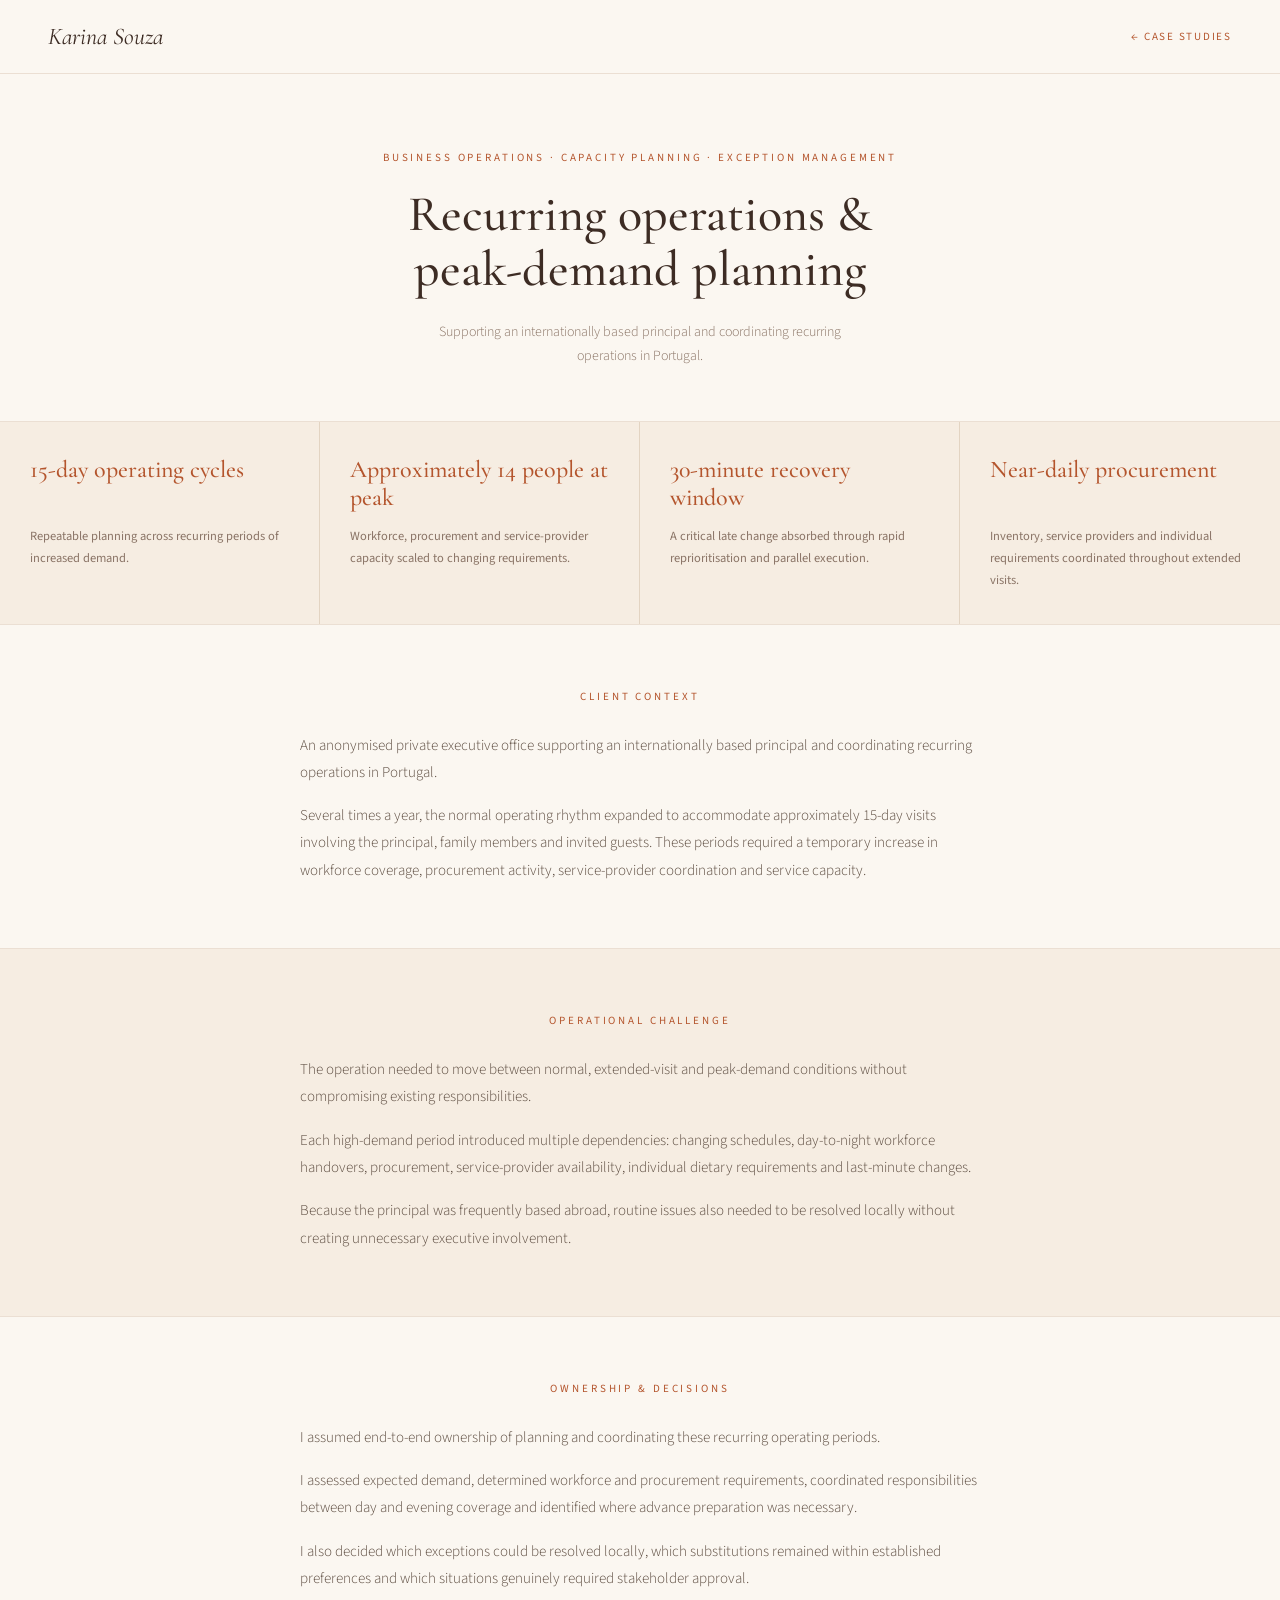
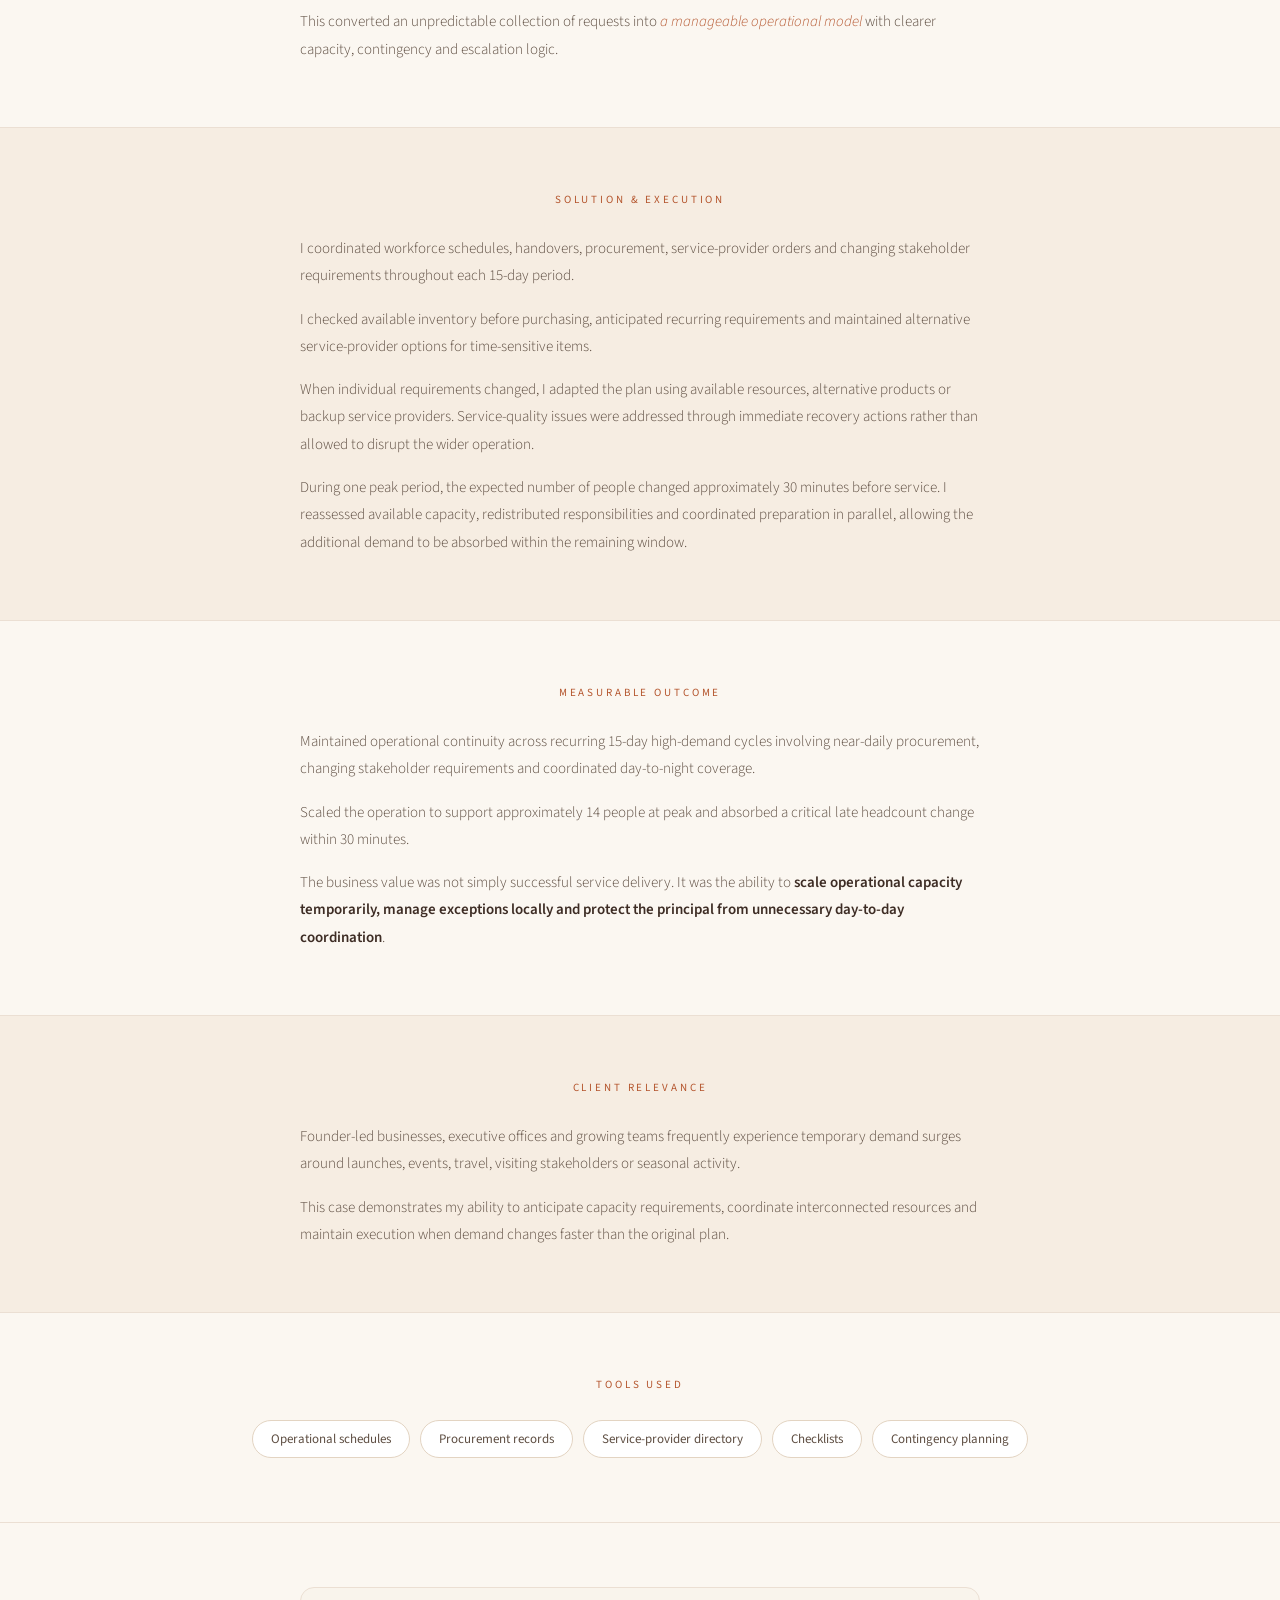
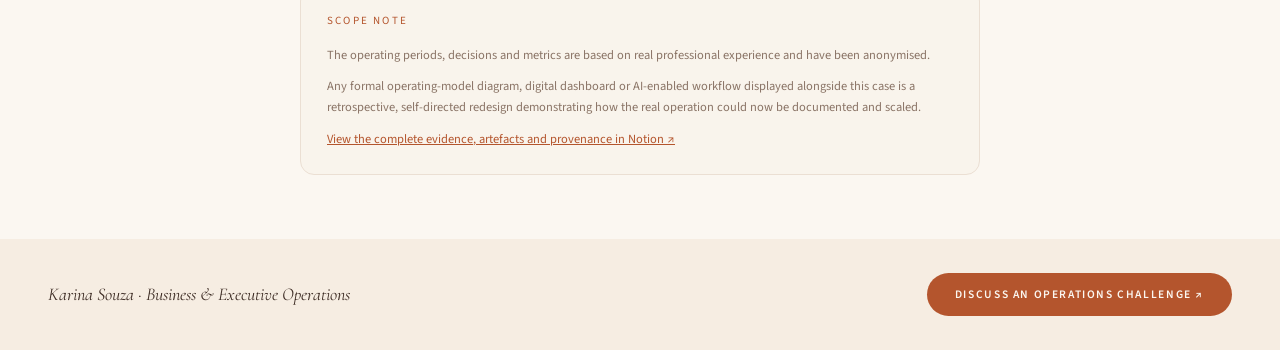
<file: cases/case-01.html>
<!DOCTYPE html>
<html lang="en">
<head>
<meta charset="utf-8">
<meta name="viewport" content="width=device-width, initial-scale=1">
<title>Recurring Operations &amp; Peak-Demand Planning &middot; Karina Souza</title>
<meta name="description" content="How Karina Souza structured recurring operations and peak-demand planning across a network of seven service providers.">
<link rel="canonical" href="https://karinajsou810-star.github.io/rh/cases/case-01.html">
<meta property="og:type" content="article">
<meta property="og:title" content="Recurring Operations &amp; Peak-Demand Planning · Karina Souza">
<meta property="og:description" content="A real, anonymised operations case covering provider coordination, recurring routines and peak-demand planning.">
<meta property="og:url" content="https://karinajsou810-star.github.io/rh/cases/case-01.html">
<meta property="og:image" content="https://karinajsou810-star.github.io/rh/assets/karina-souza-og.png">
<meta property="og:image:alt" content="Karina Souza · Business and Executive Operations">
<meta name="twitter:card" content="summary_large_image">
<meta name="twitter:title" content="Recurring Operations &amp; Peak-Demand Planning · Karina Souza">
<meta name="twitter:description" content="A real, anonymised operations case covering provider coordination, recurring routines and peak-demand planning.">
<meta name="twitter:image" content="https://karinajsou810-star.github.io/rh/assets/karina-souza-og.png">
<link rel="icon" href="../assets/favicon.svg" type="image/svg+xml">
<link rel="preconnect" href="https://fonts.googleapis.com">
<link rel="preconnect" href="https://fonts.gstatic.com" crossorigin>
<link href="https://fonts.googleapis.com/css2?family=Cormorant+Garamond:ital,wght@0,400;0,500;0,600;1,400;1,500&amp;family=Source+Sans+3:ital,wght@0,300;0,400;0,600;1,300&amp;display=swap" rel="stylesheet">
<style>
  *,*::before,*::after{box-sizing:border-box;margin:0;padding:0;}
  html{scroll-behavior:smooth;}
  body{margin:0;-webkit-font-smoothing:antialiased;background:#FBF7F1;font-family:'Source Sans 3',sans-serif;}
  ::selection{background:#B4552D;color:#FBF7F1;}
  a{color:#B4552D;} a:hover{color:#8F4023;}
  .nav-back:hover{opacity:0.7;}
  .cta-btn:hover{background:#8F4023;}
  .sec{padding:64px 48px;border-bottom:1px solid #EBDFD3;}
  .in{max-width:680px;margin:0 auto;}
  .lbl{font-size:11px;letter-spacing:0.26em;text-transform:uppercase;color:#B4552D;text-align:center;margin-bottom:28px;}
  .p{font-size:15px;font-weight:300;line-height:1.82;color:#5E4E42;margin-bottom:16px;}
  .p:last-child{margin-bottom:0;}
  .p strong{font-weight:600;color:#3D2C24;}
  .p em{color:#B4552D;font-style:italic;}
  .stats{display:grid;grid-template-columns:repeat(4,1fr);background:#F6EDE2;border-bottom:1px solid #EBDFD3;}
  .stat{padding:34px 30px;border-right:1px solid #E3D4C2;}
  .stat:last-child{border-right:0;}
  .stat b{display:block;font-family:'Cormorant Garamond',serif;font-size:24px;font-weight:500;line-height:1.2;color:#B4552D;margin-bottom:10px;min-height:58px;}
  .stat span{font-size:12.5px;line-height:1.5;color:#8A7466;}
  .flowline{border:1px solid #E3D4C2;background:#fff;border-radius:14px;padding:20px 24px;margin:6px 0 16px;font-family:'Cormorant Garamond',serif;font-style:italic;font-size:17px;line-height:1.7;color:#3D2C24;text-align:center;}
  .chips{display:flex;flex-wrap:wrap;gap:10px;justify-content:center;}
  .chip{font-size:13px;color:#5E4E42;border:1px solid #E3D4C2;background:#fff;border-radius:100px;padding:9px 18px;}
  .note{max-width:680px;margin:0 auto;border:1px solid #EBDFD3;border-radius:14px;padding:24px 26px;background:#F9F4EC;}
  .note p{font-size:12.5px;line-height:1.7;color:#8A7466;margin-bottom:10px;}
  .note p:last-child{margin-bottom:0;}
  @media(max-width:900px){.stats{grid-template-columns:1fr 1fr;}.stat{border-bottom:1px solid #E3D4C2;}.stat b{min-height:0;}}
  @media(max-width:640px){.sec{padding:48px 26px;}.stats{grid-template-columns:1fr;}.stat{border-right:0;}}
</style>
</head>
<body>

<nav style="display:flex; justify-content:space-between; align-items:center; flex-wrap:wrap; gap:12px; padding:22px 48px; border-bottom:1px solid #EBDFD3; background:#FBF7F1;">
  <a href="../index.html" style="font-family:'Cormorant Garamond',serif; font-style:italic; font-size:24px; color:#3D2C24; text-decoration:none;">Karina Souza</a>
  <a class="nav-back" href="../index.html#cases" style="font-size:11px; letter-spacing:0.16em; text-transform:uppercase; color:#B4552D; text-decoration:none;">&larr; Case studies</a>
</nav>

<header style="padding:76px 48px 52px; text-align:center; border-bottom:1px solid #EBDFD3;">
  <div style="font-size:11px; letter-spacing:0.26em; text-transform:uppercase; color:#B4552D;">Business Operations &middot; Capacity Planning &middot; Exception Management</div>
  <h1 style="font-family:'Cormorant Garamond',serif; font-size:clamp(32px,4.2vw,50px); font-weight:500; line-height:1.1; color:#3D2C24; margin:22px auto 0; max-width:24ch;">Recurring operations &amp; peak-demand planning</h1>
  <p style="font-size:14px; font-weight:300; line-height:1.7; color:#8A7466; margin:24px auto 0; max-width:60ch;">Supporting an internationally based principal and coordinating recurring operations in Portugal.</p>
</header>

<section class="stats">
  <div class="stat"><b>15-day operating cycles</b><span>Repeatable planning across recurring periods of increased demand.</span></div>
  <div class="stat"><b>Approximately 14 people at peak</b><span>Workforce, procurement and service-provider capacity scaled to changing requirements.</span></div>
  <div class="stat"><b>30-minute recovery window</b><span>A critical late change absorbed through rapid reprioritisation and parallel execution.</span></div>
  <div class="stat"><b>Near-daily procurement</b><span>Inventory, service providers and individual requirements coordinated throughout extended visits.</span></div>
</section>

<section class="sec">
  <div class="in">
    <div class="lbl">Client context</div>
    <p class="p">An anonymised private executive office supporting an internationally based principal and coordinating recurring operations in Portugal.</p>
    <p class="p">Several times a year, the normal operating rhythm expanded to accommodate approximately 15-day visits involving the principal, family members and invited guests. These periods required a temporary increase in workforce coverage, procurement activity, service-provider coordination and service capacity.</p>
  </div>
</section>

<section class="sec" style="background:#F6EDE2;">
  <div class="in">
    <div class="lbl">Operational challenge</div>
    <p class="p">The operation needed to move between normal, extended-visit and peak-demand conditions without compromising existing responsibilities.</p>
    <p class="p">Each high-demand period introduced multiple dependencies: changing schedules, day-to-night workforce handovers, procurement, service-provider availability, individual dietary requirements and last-minute changes.</p>
    <p class="p">Because the principal was frequently based abroad, routine issues also needed to be resolved locally without creating unnecessary executive involvement.</p>
  </div>
</section>

<section class="sec">
  <div class="in">
    <div class="lbl">Ownership &amp; decisions</div>
    <p class="p">I assumed end-to-end ownership of planning and coordinating these recurring operating periods.</p>
    <p class="p">I assessed expected demand, determined workforce and procurement requirements, coordinated responsibilities between day and evening coverage and identified where advance preparation was necessary.</p>
    <p class="p">I also decided which exceptions could be resolved locally, which substitutions remained within established preferences and which situations genuinely required stakeholder approval.</p>
    <p class="p">This converted an unpredictable collection of requests into <em>a manageable operational model</em> with clearer capacity, contingency and escalation logic.</p>
  </div>
</section>

<section class="sec" style="background:#F6EDE2;">
  <div class="in">
    <div class="lbl">Solution &amp; execution</div>
    <p class="p">I coordinated workforce schedules, handovers, procurement, service-provider orders and changing stakeholder requirements throughout each 15-day period.</p>
    <p class="p">I checked available inventory before purchasing, anticipated recurring requirements and maintained alternative service-provider options for time-sensitive items.</p>
    <p class="p">When individual requirements changed, I adapted the plan using available resources, alternative products or backup service providers. Service-quality issues were addressed through immediate recovery actions rather than allowed to disrupt the wider operation.</p>
    <p class="p">During one peak period, the expected number of people changed approximately 30 minutes before service. I reassessed available capacity, redistributed responsibilities and coordinated preparation in parallel, allowing the additional demand to be absorbed within the remaining window.</p>
  </div>
</section>

<section class="sec">
  <div class="in">
    <div class="lbl">Measurable outcome</div>
    <p class="p">Maintained operational continuity across recurring 15-day high-demand cycles involving near-daily procurement, changing stakeholder requirements and coordinated day-to-night coverage.</p>
    <p class="p">Scaled the operation to support approximately 14 people at peak and absorbed a critical late headcount change within 30 minutes.</p>
    <p class="p">The business value was not simply successful service delivery. It was the ability to <strong>scale operational capacity temporarily, manage exceptions locally and protect the principal from unnecessary day-to-day coordination</strong>.</p>
  </div>
</section>

<section class="sec" style="background:#F6EDE2;">
  <div class="in">
    <div class="lbl">Client relevance</div>
    <p class="p">Founder-led businesses, executive offices and growing teams frequently experience temporary demand surges around launches, events, travel, visiting stakeholders or seasonal activity.</p>
    <p class="p">This case demonstrates my ability to anticipate capacity requirements, coordinate interconnected resources and maintain execution when demand changes faster than the original plan.</p>
  </div>
</section>

<section class="sec">
  <div class="in" style="max-width:820px;">
    <div class="lbl">Tools used</div>
    <div class="chips"><span class="chip">Operational schedules</span>
      <span class="chip">Procurement records</span>
      <span class="chip">Service-provider directory</span>
      <span class="chip">Checklists</span>
      <span class="chip">Contingency planning</span></div>
  </div>
</section>

<section class="sec" style="border-bottom:0;">
  <div class="note">
    <p style="font-size:11px;letter-spacing:0.2em;text-transform:uppercase;color:#B4552D;margin-bottom:14px;">Scope note</p>
    <p>The operating periods, decisions and metrics are based on real professional experience and have been anonymised.</p>
    <p>Any formal operating-model diagram, digital dashboard or AI-enabled workflow displayed alongside this case is a retrospective, self-directed redesign demonstrating how the real operation could now be documented and scaled.</p>
    <p><a href="https://dynamic-bugle-a10.notion.site/Karina-Souza-Business-Operations-Case-Studies-Evidence-3c784d0cf60881fda186f1b94b634226" target="_blank" rel="noopener">View the complete evidence, artefacts and provenance in Notion &#8599;</a></p>
  </div>
</section>

<footer style="padding:34px 48px; display:flex; justify-content:space-between; align-items:center; flex-wrap:wrap; gap:14px; background:#F6EDE2;">
  <span style="font-family:'Cormorant Garamond',serif; font-style:italic; font-size:18px; color:#3D2C24;">Karina Souza &middot; Business &amp; Executive Operations</span>
  <a class="cta-btn" href="../contact.html" style="display:inline-flex; background:#B4552D; color:#FBF7F1; font-size:11.5px; font-weight:600; letter-spacing:0.14em; text-transform:uppercase; text-decoration:none; padding:13px 28px; border-radius:100px;">Discuss an operations challenge &nearr;</a>
</footer>

</body>
</html>
</file>
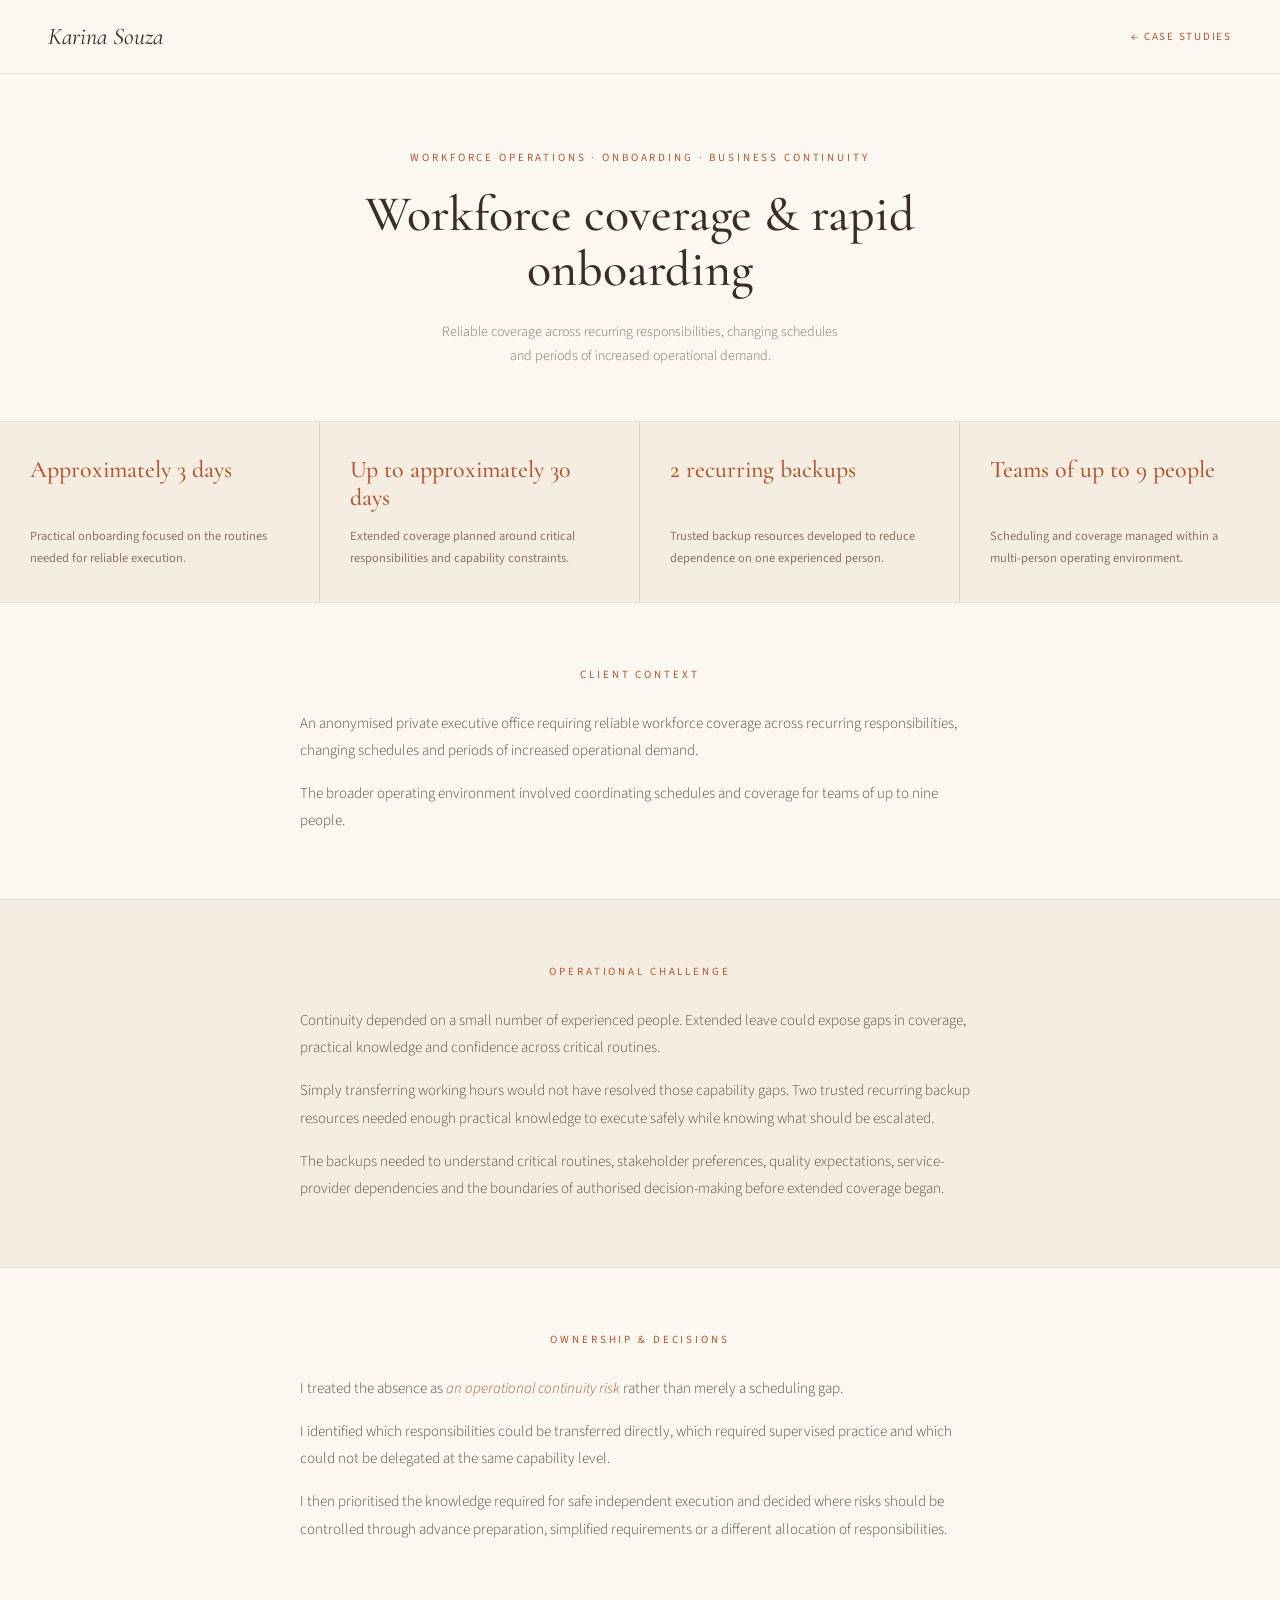
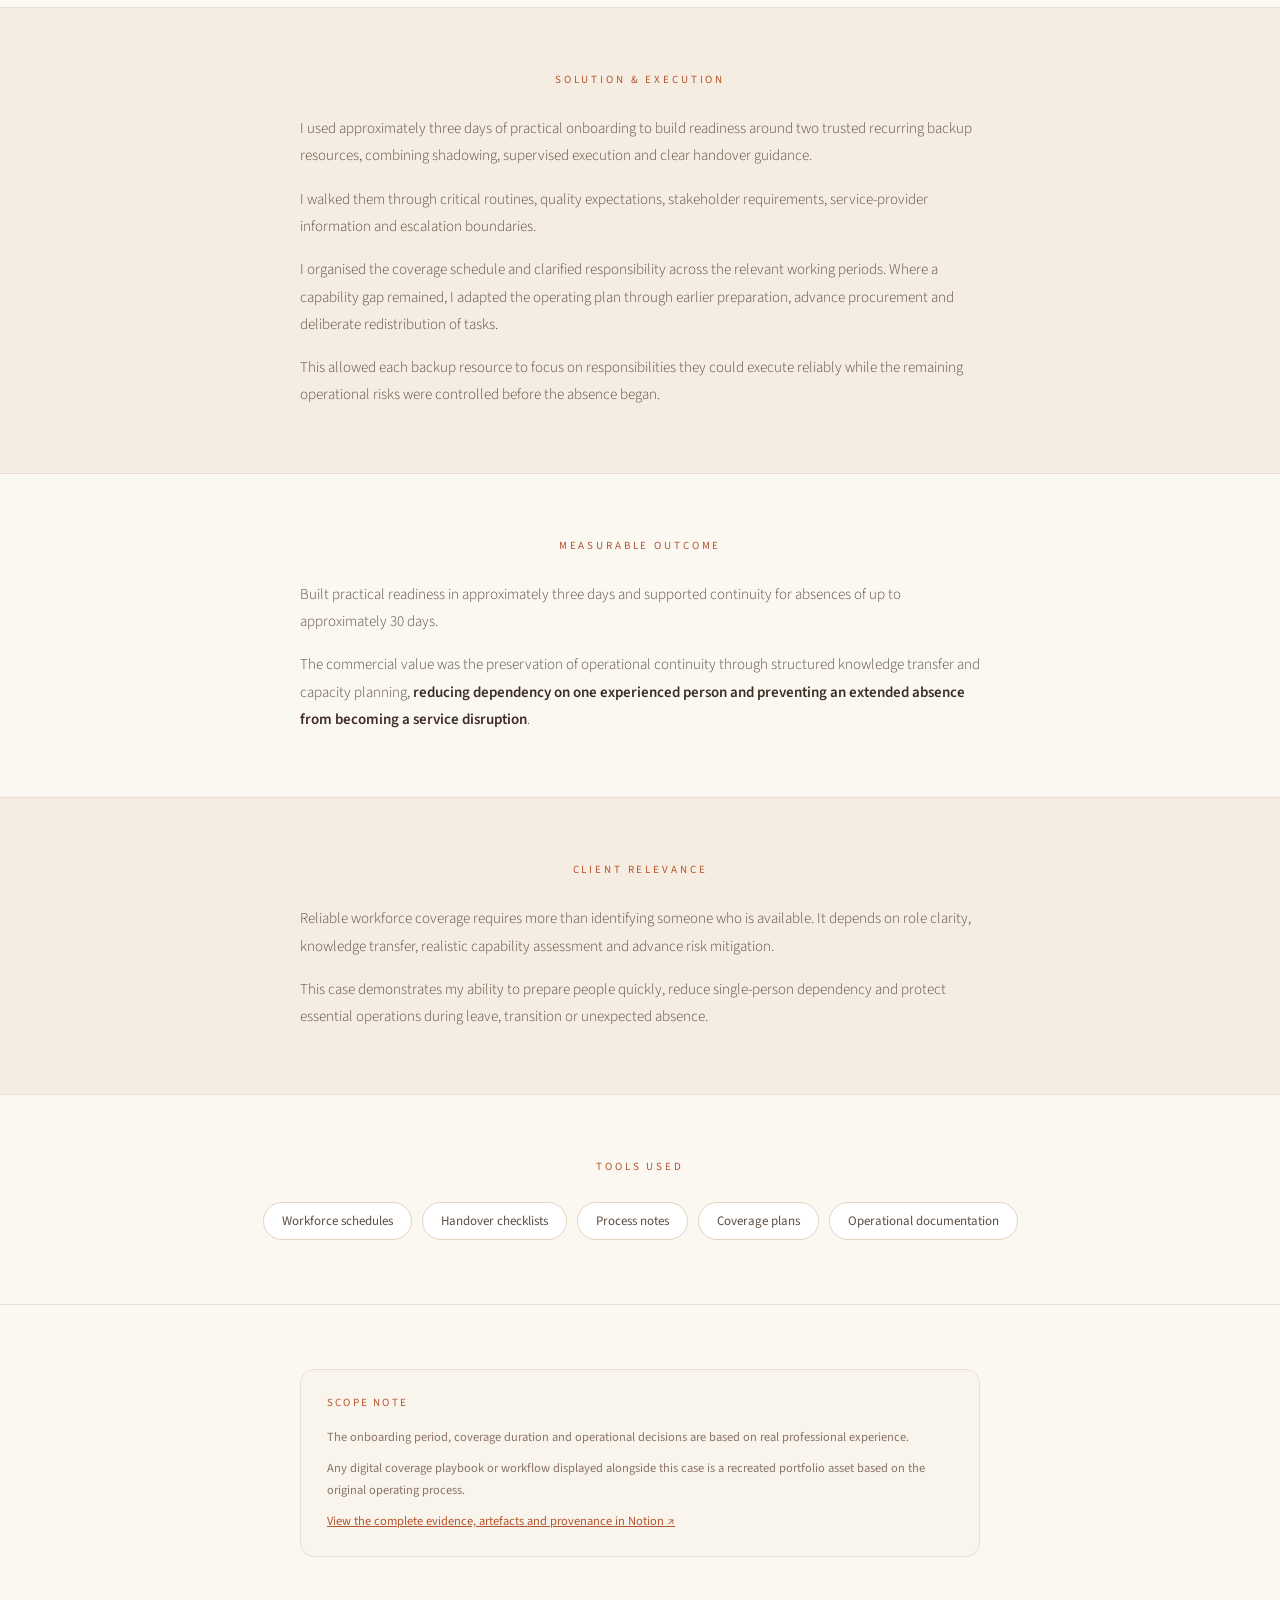
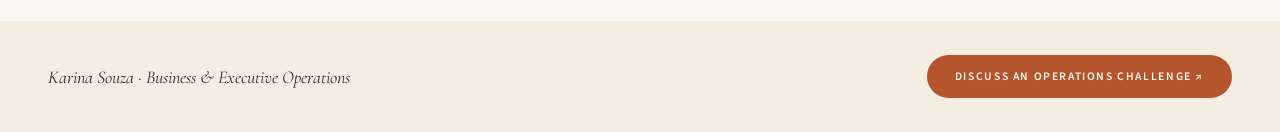
<file: cases/case-02.html>
<!DOCTYPE html>
<html lang="en">
<head>
<meta charset="utf-8">
<meta name="viewport" content="width=device-width, initial-scale=1">
<title>Workforce Coverage &amp; Rapid Onboarding &middot; Karina Souza</title>
<meta name="description" content="How Karina Souza coordinated workforce coverage, rapid onboarding and service continuity for teams of up to nine.">
<link rel="canonical" href="https://karinajsou810-star.github.io/rh/cases/case-02.html">
<meta property="og:type" content="article">
<meta property="og:title" content="Workforce Coverage &amp; Rapid Onboarding · Karina Souza">
<meta property="og:description" content="A real operations case covering workforce continuity, rapid onboarding and peak-demand coverage.">
<meta property="og:url" content="https://karinajsou810-star.github.io/rh/cases/case-02.html">
<meta property="og:image" content="https://karinajsou810-star.github.io/rh/assets/karina-souza-og.png">
<meta property="og:image:alt" content="Karina Souza · Business and Executive Operations">
<meta name="twitter:card" content="summary_large_image">
<meta name="twitter:title" content="Workforce Coverage &amp; Rapid Onboarding · Karina Souza">
<meta name="twitter:description" content="A real operations case covering workforce continuity, rapid onboarding and peak-demand coverage.">
<meta name="twitter:image" content="https://karinajsou810-star.github.io/rh/assets/karina-souza-og.png">
<link rel="icon" href="../assets/favicon.svg" type="image/svg+xml">
<link rel="preconnect" href="https://fonts.googleapis.com">
<link rel="preconnect" href="https://fonts.gstatic.com" crossorigin>
<link href="https://fonts.googleapis.com/css2?family=Cormorant+Garamond:ital,wght@0,400;0,500;0,600;1,400;1,500&amp;family=Source+Sans+3:ital,wght@0,300;0,400;0,600;1,300&amp;display=swap" rel="stylesheet">
<style>
  *,*::before,*::after{box-sizing:border-box;margin:0;padding:0;}
  html{scroll-behavior:smooth;}
  body{margin:0;-webkit-font-smoothing:antialiased;background:#FBF7F1;font-family:'Source Sans 3',sans-serif;}
  ::selection{background:#B4552D;color:#FBF7F1;}
  a{color:#B4552D;} a:hover{color:#8F4023;}
  .nav-back:hover{opacity:0.7;}
  .cta-btn:hover{background:#8F4023;}
  .sec{padding:64px 48px;border-bottom:1px solid #EBDFD3;}
  .in{max-width:680px;margin:0 auto;}
  .lbl{font-size:11px;letter-spacing:0.26em;text-transform:uppercase;color:#B4552D;text-align:center;margin-bottom:28px;}
  .p{font-size:15px;font-weight:300;line-height:1.82;color:#5E4E42;margin-bottom:16px;}
  .p:last-child{margin-bottom:0;}
  .p strong{font-weight:600;color:#3D2C24;}
  .p em{color:#B4552D;font-style:italic;}
  .stats{display:grid;grid-template-columns:repeat(4,1fr);background:#F6EDE2;border-bottom:1px solid #EBDFD3;}
  .stat{padding:34px 30px;border-right:1px solid #E3D4C2;}
  .stat:last-child{border-right:0;}
  .stat b{display:block;font-family:'Cormorant Garamond',serif;font-size:24px;font-weight:500;line-height:1.2;color:#B4552D;margin-bottom:10px;min-height:58px;}
  .stat span{font-size:12.5px;line-height:1.5;color:#8A7466;}
  .flowline{border:1px solid #E3D4C2;background:#fff;border-radius:14px;padding:20px 24px;margin:6px 0 16px;font-family:'Cormorant Garamond',serif;font-style:italic;font-size:17px;line-height:1.7;color:#3D2C24;text-align:center;}
  .chips{display:flex;flex-wrap:wrap;gap:10px;justify-content:center;}
  .chip{font-size:13px;color:#5E4E42;border:1px solid #E3D4C2;background:#fff;border-radius:100px;padding:9px 18px;}
  .note{max-width:680px;margin:0 auto;border:1px solid #EBDFD3;border-radius:14px;padding:24px 26px;background:#F9F4EC;}
  .note p{font-size:12.5px;line-height:1.7;color:#8A7466;margin-bottom:10px;}
  .note p:last-child{margin-bottom:0;}
  @media(max-width:900px){.stats{grid-template-columns:1fr 1fr;}.stat{border-bottom:1px solid #E3D4C2;}.stat b{min-height:0;}}
  @media(max-width:640px){.sec{padding:48px 26px;}.stats{grid-template-columns:1fr;}.stat{border-right:0;}}
</style>
</head>
<body>

<nav style="display:flex; justify-content:space-between; align-items:center; flex-wrap:wrap; gap:12px; padding:22px 48px; border-bottom:1px solid #EBDFD3; background:#FBF7F1;">
  <a href="../index.html" style="font-family:'Cormorant Garamond',serif; font-style:italic; font-size:24px; color:#3D2C24; text-decoration:none;">Karina Souza</a>
  <a class="nav-back" href="../index.html#cases" style="font-size:11px; letter-spacing:0.16em; text-transform:uppercase; color:#B4552D; text-decoration:none;">&larr; Case studies</a>
</nav>

<header style="padding:76px 48px 52px; text-align:center; border-bottom:1px solid #EBDFD3;">
  <div style="font-size:11px; letter-spacing:0.26em; text-transform:uppercase; color:#B4552D;">Workforce Operations &middot; Onboarding &middot; Business Continuity</div>
  <h1 style="font-family:'Cormorant Garamond',serif; font-size:clamp(32px,4.2vw,50px); font-weight:500; line-height:1.1; color:#3D2C24; margin:22px auto 0; max-width:24ch;">Workforce coverage &amp; rapid onboarding</h1>
  <p style="font-size:14px; font-weight:300; line-height:1.7; color:#8A7466; margin:24px auto 0; max-width:60ch;">Reliable coverage across recurring responsibilities, changing schedules and periods of increased operational demand.</p>
</header>

<section class="stats">
  <div class="stat"><b>Approximately 3 days</b><span>Practical onboarding focused on the routines needed for reliable execution.</span></div>
  <div class="stat"><b>Up to approximately 30 days</b><span>Extended coverage planned around critical responsibilities and capability constraints.</span></div>
  <div class="stat"><b>2 recurring backups</b><span>Trusted backup resources developed to reduce dependence on one experienced person.</span></div>
  <div class="stat"><b>Teams of up to 9 people</b><span>Scheduling and coverage managed within a multi-person operating environment.</span></div>
</section>

<section class="sec">
  <div class="in">
    <div class="lbl">Client context</div>
    <p class="p">An anonymised private executive office requiring reliable workforce coverage across recurring responsibilities, changing schedules and periods of increased operational demand.</p>
    <p class="p">The broader operating environment involved coordinating schedules and coverage for teams of up to nine people.</p>
  </div>
</section>

<section class="sec" style="background:#F6EDE2;">
  <div class="in">
    <div class="lbl">Operational challenge</div>
    <p class="p">Continuity depended on a small number of experienced people. Extended leave could expose gaps in coverage, practical knowledge and confidence across critical routines.</p>
    <p class="p">Simply transferring working hours would not have resolved those capability gaps. Two trusted recurring backup resources needed enough practical knowledge to execute safely while knowing what should be escalated.</p>
    <p class="p">The backups needed to understand critical routines, stakeholder preferences, quality expectations, service-provider dependencies and the boundaries of authorised decision-making before extended coverage began.</p>
  </div>
</section>

<section class="sec">
  <div class="in">
    <div class="lbl">Ownership &amp; decisions</div>
    <p class="p">I treated the absence as <em>an operational continuity risk</em> rather than merely a scheduling gap.</p>
    <p class="p">I identified which responsibilities could be transferred directly, which required supervised practice and which could not be delegated at the same capability level.</p>
    <p class="p">I then prioritised the knowledge required for safe independent execution and decided where risks should be controlled through advance preparation, simplified requirements or a different allocation of responsibilities.</p>
  </div>
</section>

<section class="sec" style="background:#F6EDE2;">
  <div class="in">
    <div class="lbl">Solution &amp; execution</div>
    <p class="p">I used approximately three days of practical onboarding to build readiness around two trusted recurring backup resources, combining shadowing, supervised execution and clear handover guidance.</p>
    <p class="p">I walked them through critical routines, quality expectations, stakeholder requirements, service-provider information and escalation boundaries.</p>
    <p class="p">I organised the coverage schedule and clarified responsibility across the relevant working periods. Where a capability gap remained, I adapted the operating plan through earlier preparation, advance procurement and deliberate redistribution of tasks.</p>
    <p class="p">This allowed each backup resource to focus on responsibilities they could execute reliably while the remaining operational risks were controlled before the absence began.</p>
  </div>
</section>

<section class="sec">
  <div class="in">
    <div class="lbl">Measurable outcome</div>
    <p class="p">Built practical readiness in approximately three days and supported continuity for absences of up to approximately 30 days.</p>
    <p class="p">The commercial value was the preservation of operational continuity through structured knowledge transfer and capacity planning, <strong>reducing dependency on one experienced person and preventing an extended absence from becoming a service disruption</strong>.</p>
  </div>
</section>

<section class="sec" style="background:#F6EDE2;">
  <div class="in">
    <div class="lbl">Client relevance</div>
    <p class="p">Reliable workforce coverage requires more than identifying someone who is available. It depends on role clarity, knowledge transfer, realistic capability assessment and advance risk mitigation.</p>
    <p class="p">This case demonstrates my ability to prepare people quickly, reduce single-person dependency and protect essential operations during leave, transition or unexpected absence.</p>
  </div>
</section>

<section class="sec">
  <div class="in" style="max-width:820px;">
    <div class="lbl">Tools used</div>
    <div class="chips"><span class="chip">Workforce schedules</span>
      <span class="chip">Handover checklists</span>
      <span class="chip">Process notes</span>
      <span class="chip">Coverage plans</span>
      <span class="chip">Operational documentation</span></div>
  </div>
</section>

<section class="sec" style="border-bottom:0;">
  <div class="note">
    <p style="font-size:11px;letter-spacing:0.2em;text-transform:uppercase;color:#B4552D;margin-bottom:14px;">Scope note</p>
    <p>The onboarding period, coverage duration and operational decisions are based on real professional experience.</p>
    <p>Any digital coverage playbook or workflow displayed alongside this case is a recreated portfolio asset based on the original operating process.</p>
    <p><a href="https://dynamic-bugle-a10.notion.site/Karina-Souza-Business-Operations-Case-Studies-Evidence-3c784d0cf60881fda186f1b94b634226" target="_blank" rel="noopener">View the complete evidence, artefacts and provenance in Notion &#8599;</a></p>
  </div>
</section>

<footer style="padding:34px 48px; display:flex; justify-content:space-between; align-items:center; flex-wrap:wrap; gap:14px; background:#F6EDE2;">
  <span style="font-family:'Cormorant Garamond',serif; font-style:italic; font-size:18px; color:#3D2C24;">Karina Souza &middot; Business &amp; Executive Operations</span>
  <a class="cta-btn" href="../contact.html" style="display:inline-flex; background:#B4552D; color:#FBF7F1; font-size:11.5px; font-weight:600; letter-spacing:0.14em; text-transform:uppercase; text-decoration:none; padding:13px 28px; border-radius:100px;">Discuss an operations challenge &nearr;</a>
</footer>

</body>
</html>
</file>
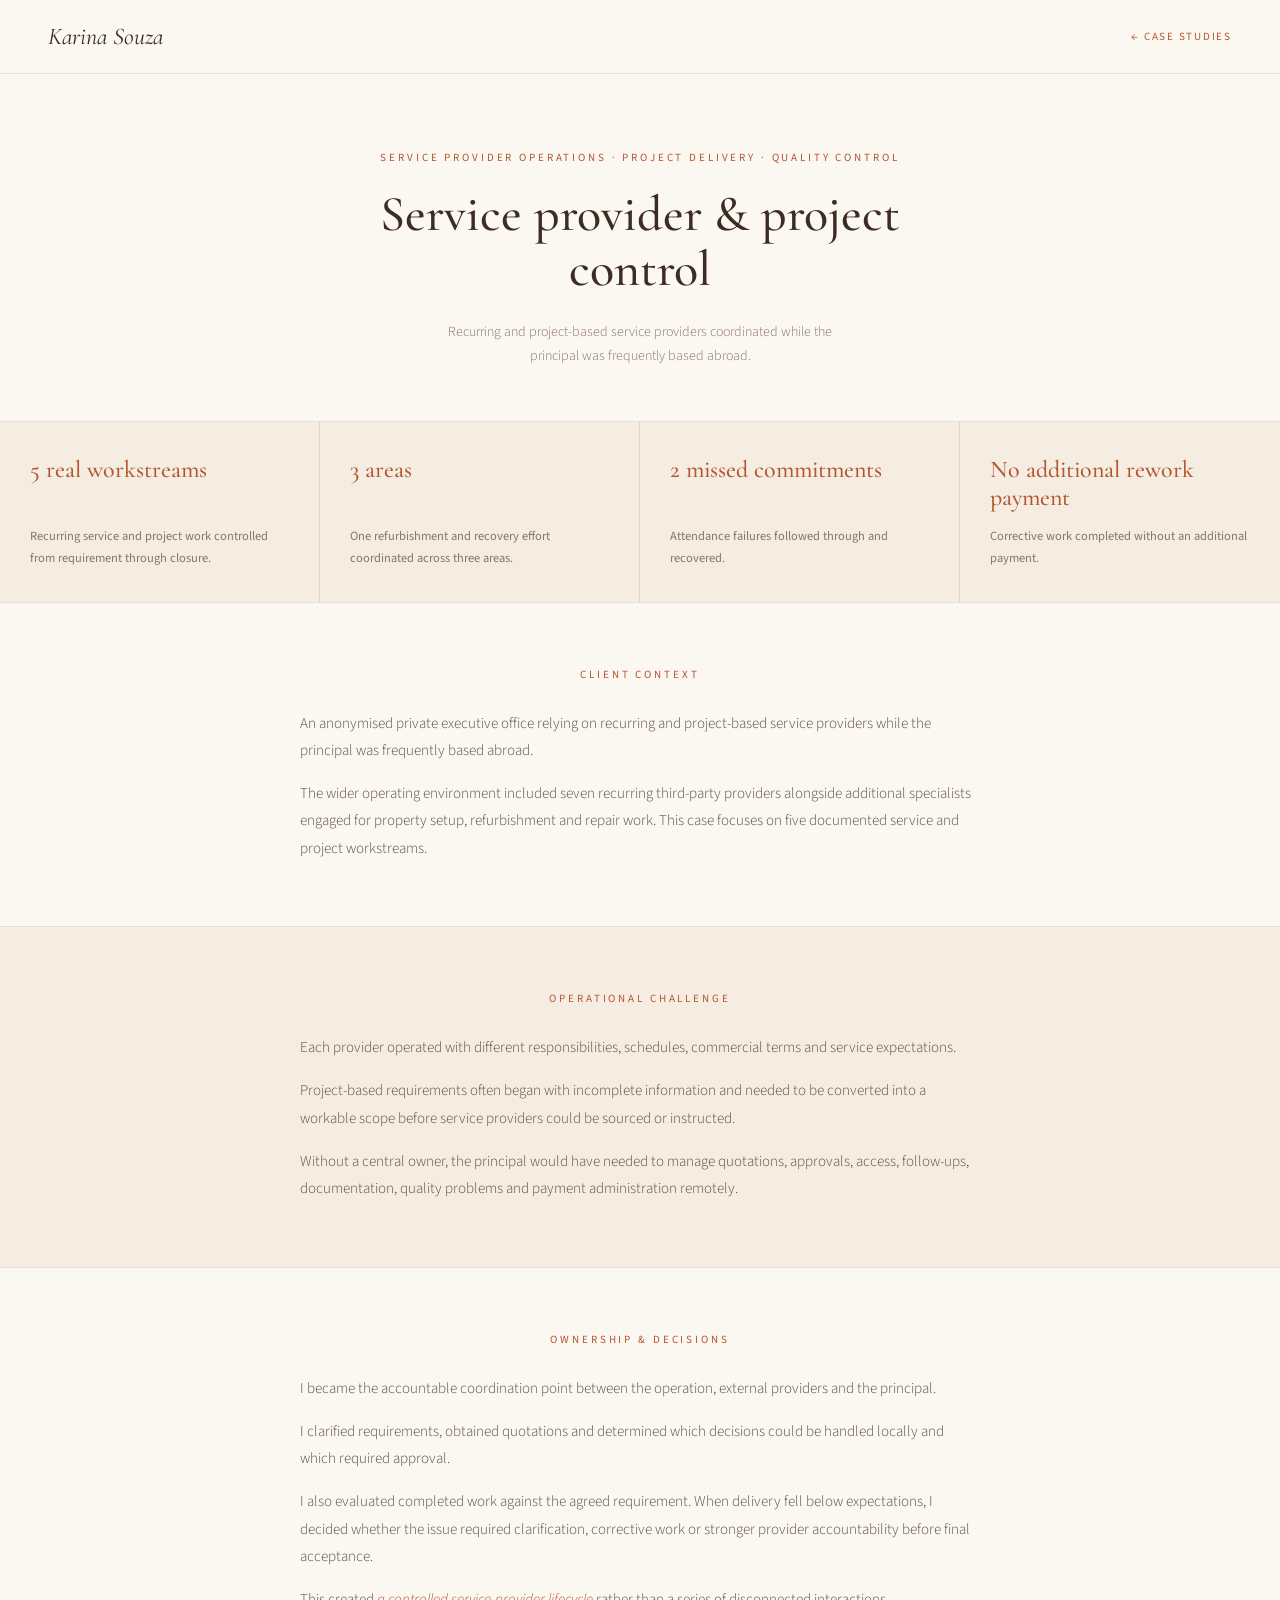
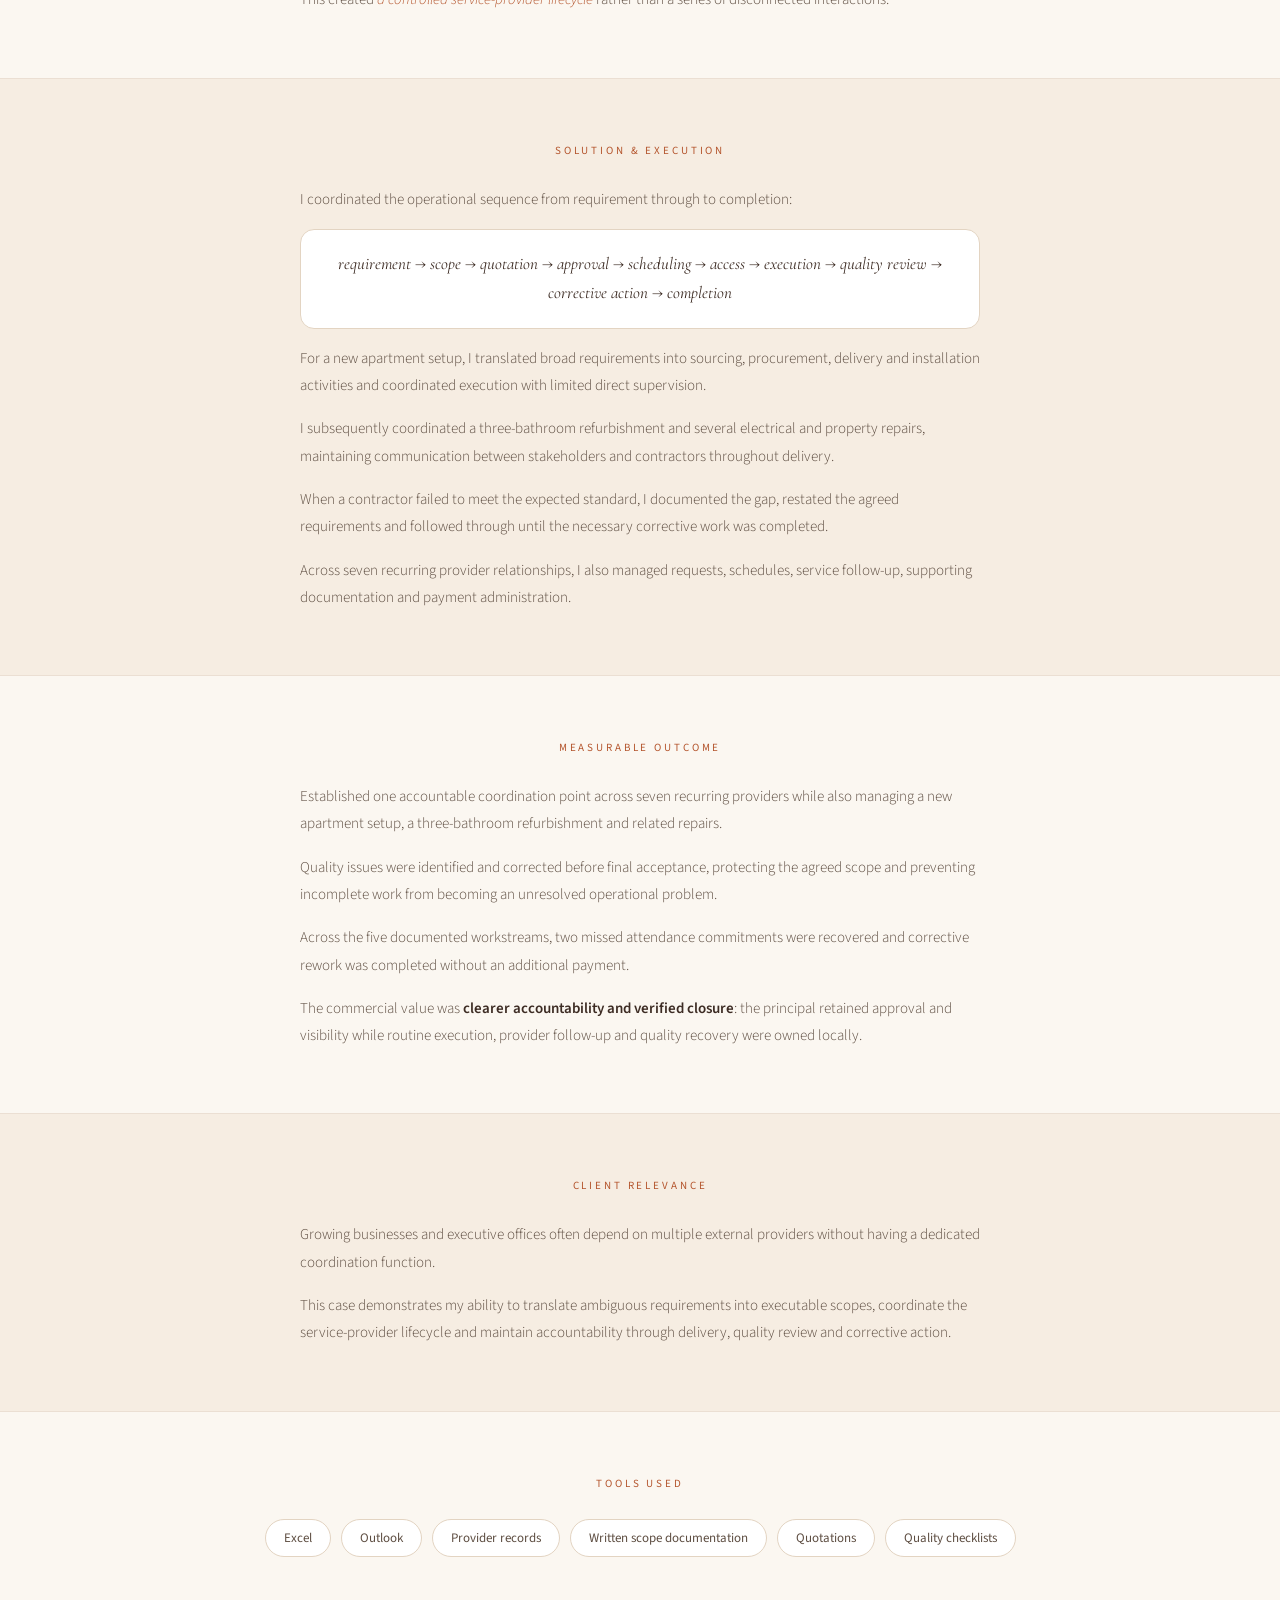
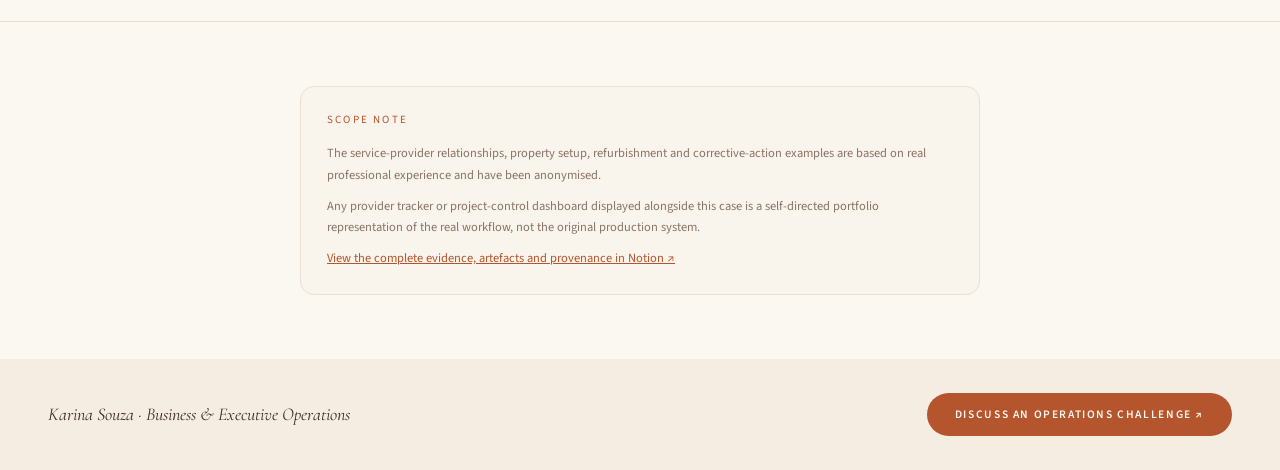
<file: cases/case-03.html>
<!DOCTYPE html>
<html lang="en">
<head>
<meta charset="utf-8">
<meta name="viewport" content="width=device-width, initial-scale=1">
<title>Service Provider &amp; Project Control &middot; Karina Souza</title>
<meta name="description" content="How Karina Souza coordinated service providers, scope, quality review and corrective action across complex operational projects.">
<link rel="canonical" href="https://karinajsou810-star.github.io/rh/cases/case-03.html">
<meta property="og:type" content="article">
<meta property="og:title" content="Service Provider &amp; Project Control · Karina Souza">
<meta property="og:description" content="A real, anonymised operations case covering scope, service-provider coordination, quality review and corrective action.">
<meta property="og:url" content="https://karinajsou810-star.github.io/rh/cases/case-03.html">
<meta property="og:image" content="https://karinajsou810-star.github.io/rh/assets/karina-souza-og.png">
<meta property="og:image:alt" content="Karina Souza · Business and Executive Operations">
<meta name="twitter:card" content="summary_large_image">
<meta name="twitter:title" content="Service Provider &amp; Project Control · Karina Souza">
<meta name="twitter:description" content="A real, anonymised operations case covering scope, service-provider coordination, quality review and corrective action.">
<meta name="twitter:image" content="https://karinajsou810-star.github.io/rh/assets/karina-souza-og.png">
<link rel="icon" href="../assets/favicon.svg" type="image/svg+xml">
<link rel="preconnect" href="https://fonts.googleapis.com">
<link rel="preconnect" href="https://fonts.gstatic.com" crossorigin>
<link href="https://fonts.googleapis.com/css2?family=Cormorant+Garamond:ital,wght@0,400;0,500;0,600;1,400;1,500&amp;family=Source+Sans+3:ital,wght@0,300;0,400;0,600;1,300&amp;display=swap" rel="stylesheet">
<style>
  *,*::before,*::after{box-sizing:border-box;margin:0;padding:0;}
  html{scroll-behavior:smooth;}
  body{margin:0;-webkit-font-smoothing:antialiased;background:#FBF7F1;font-family:'Source Sans 3',sans-serif;}
  ::selection{background:#B4552D;color:#FBF7F1;}
  a{color:#B4552D;} a:hover{color:#8F4023;}
  .nav-back:hover{opacity:0.7;}
  .cta-btn:hover{background:#8F4023;}
  .sec{padding:64px 48px;border-bottom:1px solid #EBDFD3;}
  .in{max-width:680px;margin:0 auto;}
  .lbl{font-size:11px;letter-spacing:0.26em;text-transform:uppercase;color:#B4552D;text-align:center;margin-bottom:28px;}
  .p{font-size:15px;font-weight:300;line-height:1.82;color:#5E4E42;margin-bottom:16px;}
  .p:last-child{margin-bottom:0;}
  .p strong{font-weight:600;color:#3D2C24;}
  .p em{color:#B4552D;font-style:italic;}
  .stats{display:grid;grid-template-columns:repeat(4,1fr);background:#F6EDE2;border-bottom:1px solid #EBDFD3;}
  .stat{padding:34px 30px;border-right:1px solid #E3D4C2;}
  .stat:last-child{border-right:0;}
  .stat b{display:block;font-family:'Cormorant Garamond',serif;font-size:24px;font-weight:500;line-height:1.2;color:#B4552D;margin-bottom:10px;min-height:58px;}
  .stat span{font-size:12.5px;line-height:1.5;color:#8A7466;}
  .flowline{border:1px solid #E3D4C2;background:#fff;border-radius:14px;padding:20px 24px;margin:6px 0 16px;font-family:'Cormorant Garamond',serif;font-style:italic;font-size:17px;line-height:1.7;color:#3D2C24;text-align:center;}
  .chips{display:flex;flex-wrap:wrap;gap:10px;justify-content:center;}
  .chip{font-size:13px;color:#5E4E42;border:1px solid #E3D4C2;background:#fff;border-radius:100px;padding:9px 18px;}
  .note{max-width:680px;margin:0 auto;border:1px solid #EBDFD3;border-radius:14px;padding:24px 26px;background:#F9F4EC;}
  .note p{font-size:12.5px;line-height:1.7;color:#8A7466;margin-bottom:10px;}
  .note p:last-child{margin-bottom:0;}
  @media(max-width:900px){.stats{grid-template-columns:1fr 1fr;}.stat{border-bottom:1px solid #E3D4C2;}.stat b{min-height:0;}}
  @media(max-width:640px){.sec{padding:48px 26px;}.stats{grid-template-columns:1fr;}.stat{border-right:0;}}
</style>
</head>
<body>

<nav style="display:flex; justify-content:space-between; align-items:center; flex-wrap:wrap; gap:12px; padding:22px 48px; border-bottom:1px solid #EBDFD3; background:#FBF7F1;">
  <a href="../index.html" style="font-family:'Cormorant Garamond',serif; font-style:italic; font-size:24px; color:#3D2C24; text-decoration:none;">Karina Souza</a>
  <a class="nav-back" href="../index.html#cases" style="font-size:11px; letter-spacing:0.16em; text-transform:uppercase; color:#B4552D; text-decoration:none;">&larr; Case studies</a>
</nav>

<header style="padding:76px 48px 52px; text-align:center; border-bottom:1px solid #EBDFD3;">
  <div style="font-size:11px; letter-spacing:0.26em; text-transform:uppercase; color:#B4552D;">Service Provider Operations &middot; Project Delivery &middot; Quality Control</div>
  <h1 style="font-family:'Cormorant Garamond',serif; font-size:clamp(32px,4.2vw,50px); font-weight:500; line-height:1.1; color:#3D2C24; margin:22px auto 0; max-width:24ch;">Service provider &amp; project control</h1>
  <p style="font-size:14px; font-weight:300; line-height:1.7; color:#8A7466; margin:24px auto 0; max-width:60ch;">Recurring and project-based service providers coordinated while the principal was frequently based abroad.</p>
</header>

<section class="stats">
  <div class="stat"><b>5 real workstreams</b><span>Recurring service and project work controlled from requirement through closure.</span></div>
  <div class="stat"><b>3 areas</b><span>One refurbishment and recovery effort coordinated across three areas.</span></div>
  <div class="stat"><b>2 missed commitments</b><span>Attendance failures followed through and recovered.</span></div>
  <div class="stat"><b>No additional rework payment</b><span>Corrective work completed without an additional payment.</span></div>
</section>

<section class="sec">
  <div class="in">
    <div class="lbl">Client context</div>
    <p class="p">An anonymised private executive office relying on recurring and project-based service providers while the principal was frequently based abroad.</p>
    <p class="p">The wider operating environment included seven recurring third-party providers alongside additional specialists engaged for property setup, refurbishment and repair work. This case focuses on five documented service and project workstreams.</p>
  </div>
</section>

<section class="sec" style="background:#F6EDE2;">
  <div class="in">
    <div class="lbl">Operational challenge</div>
    <p class="p">Each provider operated with different responsibilities, schedules, commercial terms and service expectations.</p>
    <p class="p">Project-based requirements often began with incomplete information and needed to be converted into a workable scope before service providers could be sourced or instructed.</p>
    <p class="p">Without a central owner, the principal would have needed to manage quotations, approvals, access, follow-ups, documentation, quality problems and payment administration remotely.</p>
  </div>
</section>

<section class="sec">
  <div class="in">
    <div class="lbl">Ownership &amp; decisions</div>
    <p class="p">I became the accountable coordination point between the operation, external providers and the principal.</p>
    <p class="p">I clarified requirements, obtained quotations and determined which decisions could be handled locally and which required approval.</p>
    <p class="p">I also evaluated completed work against the agreed requirement. When delivery fell below expectations, I decided whether the issue required clarification, corrective work or stronger provider accountability before final acceptance.</p>
    <p class="p">This created <em>a controlled service-provider lifecycle</em> rather than a series of disconnected interactions.</p>
  </div>
</section>

<section class="sec" style="background:#F6EDE2;">
  <div class="in">
    <div class="lbl">Solution &amp; execution</div>
    <p class="p">I coordinated the operational sequence from requirement through to completion:</p>
    <div class="flowline">requirement &rarr; scope &rarr; quotation &rarr; approval &rarr; scheduling &rarr; access &rarr; execution &rarr; quality review &rarr; corrective action &rarr; completion</div>
    <p class="p">For a new apartment setup, I translated broad requirements into sourcing, procurement, delivery and installation activities and coordinated execution with limited direct supervision.</p>
    <p class="p">I subsequently coordinated a three-bathroom refurbishment and several electrical and property repairs, maintaining communication between stakeholders and contractors throughout delivery.</p>
    <p class="p">When a contractor failed to meet the expected standard, I documented the gap, restated the agreed requirements and followed through until the necessary corrective work was completed.</p>
    <p class="p">Across seven recurring provider relationships, I also managed requests, schedules, service follow-up, supporting documentation and payment administration.</p>
  </div>
</section>

<section class="sec">
  <div class="in">
    <div class="lbl">Measurable outcome</div>
    <p class="p">Established one accountable coordination point across seven recurring providers while also managing a new apartment setup, a three-bathroom refurbishment and related repairs.</p>
    <p class="p">Quality issues were identified and corrected before final acceptance, protecting the agreed scope and preventing incomplete work from becoming an unresolved operational problem.</p>
    <p class="p">Across the five documented workstreams, two missed attendance commitments were recovered and corrective rework was completed without an additional payment.</p>
    <p class="p">The commercial value was <strong>clearer accountability and verified closure</strong>: the principal retained approval and visibility while routine execution, provider follow-up and quality recovery were owned locally.</p>
  </div>
</section>

<section class="sec" style="background:#F6EDE2;">
  <div class="in">
    <div class="lbl">Client relevance</div>
    <p class="p">Growing businesses and executive offices often depend on multiple external providers without having a dedicated coordination function.</p>
    <p class="p">This case demonstrates my ability to translate ambiguous requirements into executable scopes, coordinate the service-provider lifecycle and maintain accountability through delivery, quality review and corrective action.</p>
  </div>
</section>

<section class="sec">
  <div class="in" style="max-width:820px;">
    <div class="lbl">Tools used</div>
    <div class="chips"><span class="chip">Excel</span>
      <span class="chip">Outlook</span>
      <span class="chip">Provider records</span>
      <span class="chip">Written scope documentation</span>
      <span class="chip">Quotations</span>
      <span class="chip">Quality checklists</span></div>
  </div>
</section>

<section class="sec" style="border-bottom:0;">
  <div class="note">
    <p style="font-size:11px;letter-spacing:0.2em;text-transform:uppercase;color:#B4552D;margin-bottom:14px;">Scope note</p>
    <p>The service-provider relationships, property setup, refurbishment and corrective-action examples are based on real professional experience and have been anonymised.</p>
    <p>Any provider tracker or project-control dashboard displayed alongside this case is a self-directed portfolio representation of the real workflow, not the original production system.</p>
    <p><a href="https://dynamic-bugle-a10.notion.site/Karina-Souza-Business-Operations-Case-Studies-Evidence-3c784d0cf60881fda186f1b94b634226" target="_blank" rel="noopener">View the complete evidence, artefacts and provenance in Notion &#8599;</a></p>
  </div>
</section>

<footer style="padding:34px 48px; display:flex; justify-content:space-between; align-items:center; flex-wrap:wrap; gap:14px; background:#F6EDE2;">
  <span style="font-family:'Cormorant Garamond',serif; font-style:italic; font-size:18px; color:#3D2C24;">Karina Souza &middot; Business &amp; Executive Operations</span>
  <a class="cta-btn" href="../contact.html" style="display:inline-flex; background:#B4552D; color:#FBF7F1; font-size:11.5px; font-weight:600; letter-spacing:0.14em; text-transform:uppercase; text-decoration:none; padding:13px 28px; border-radius:100px;">Discuss an operations challenge &nearr;</a>
</footer>

</body>
</html>
</file>
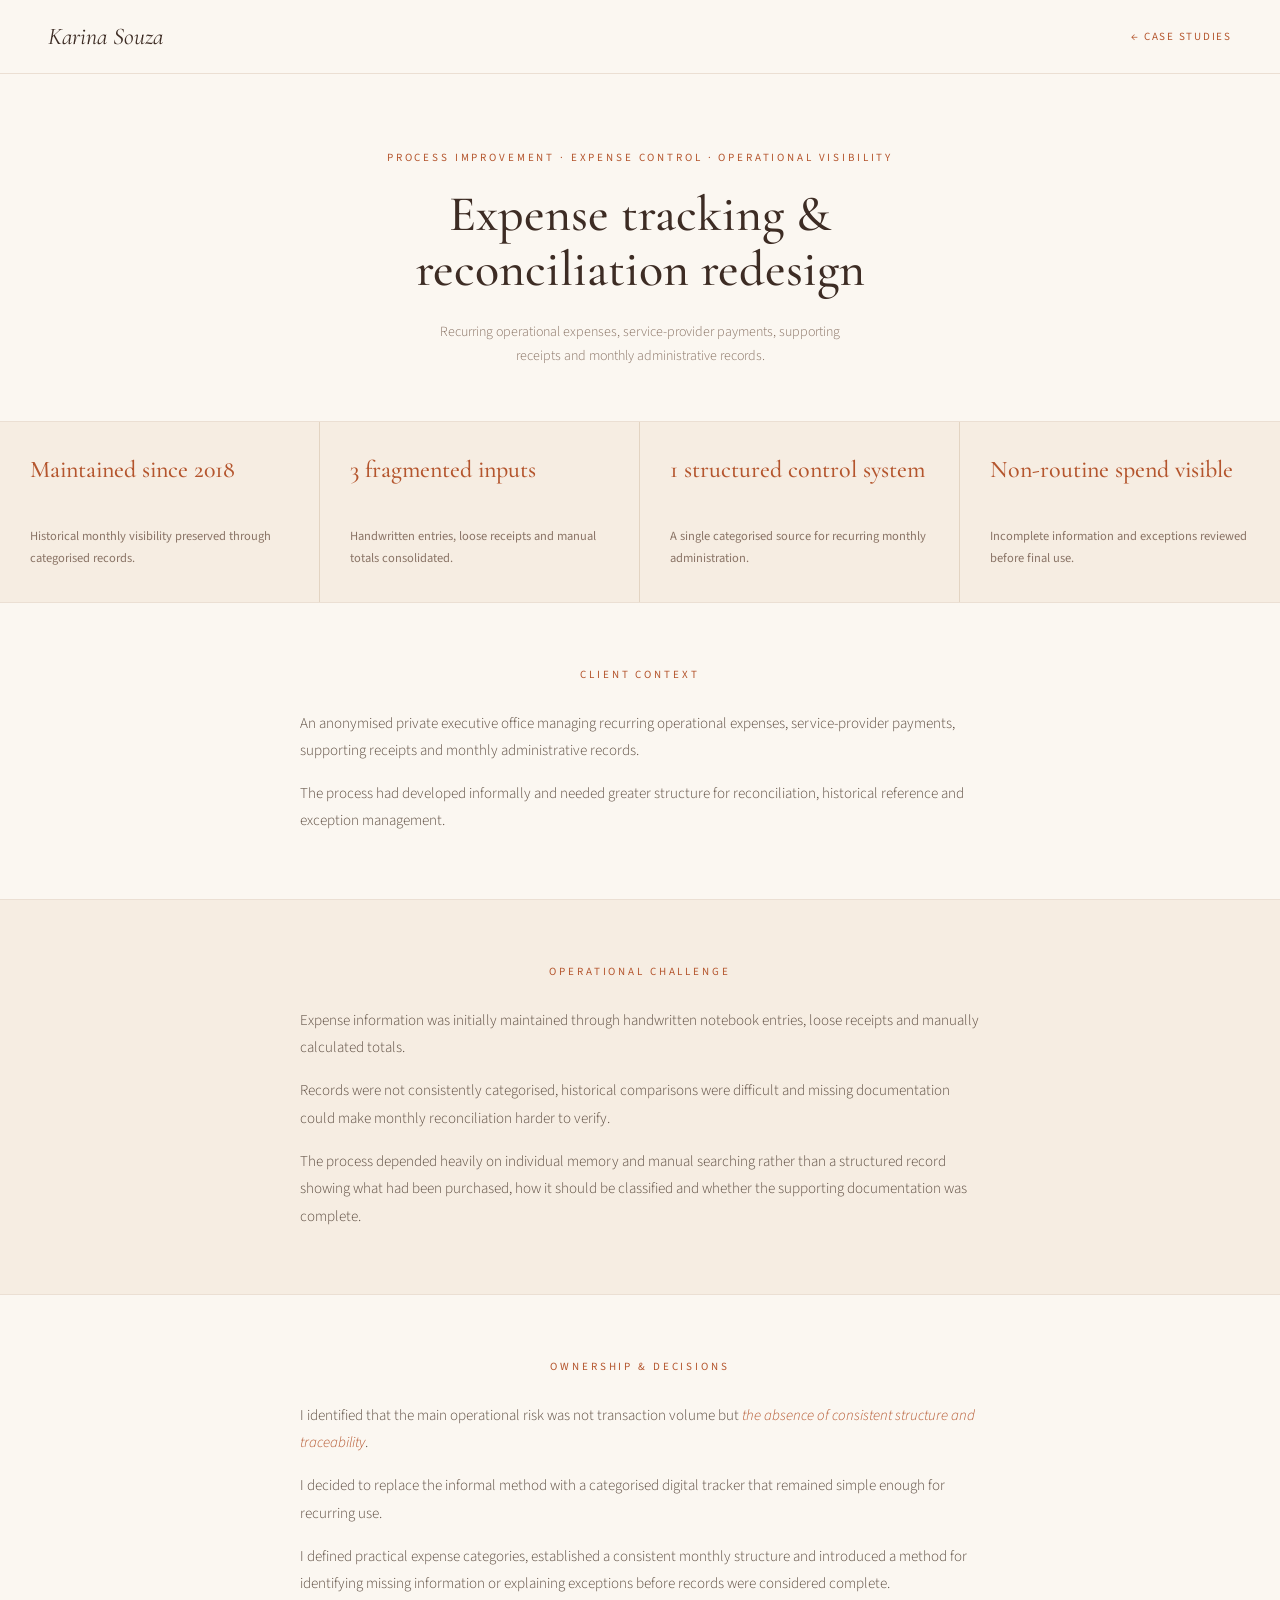
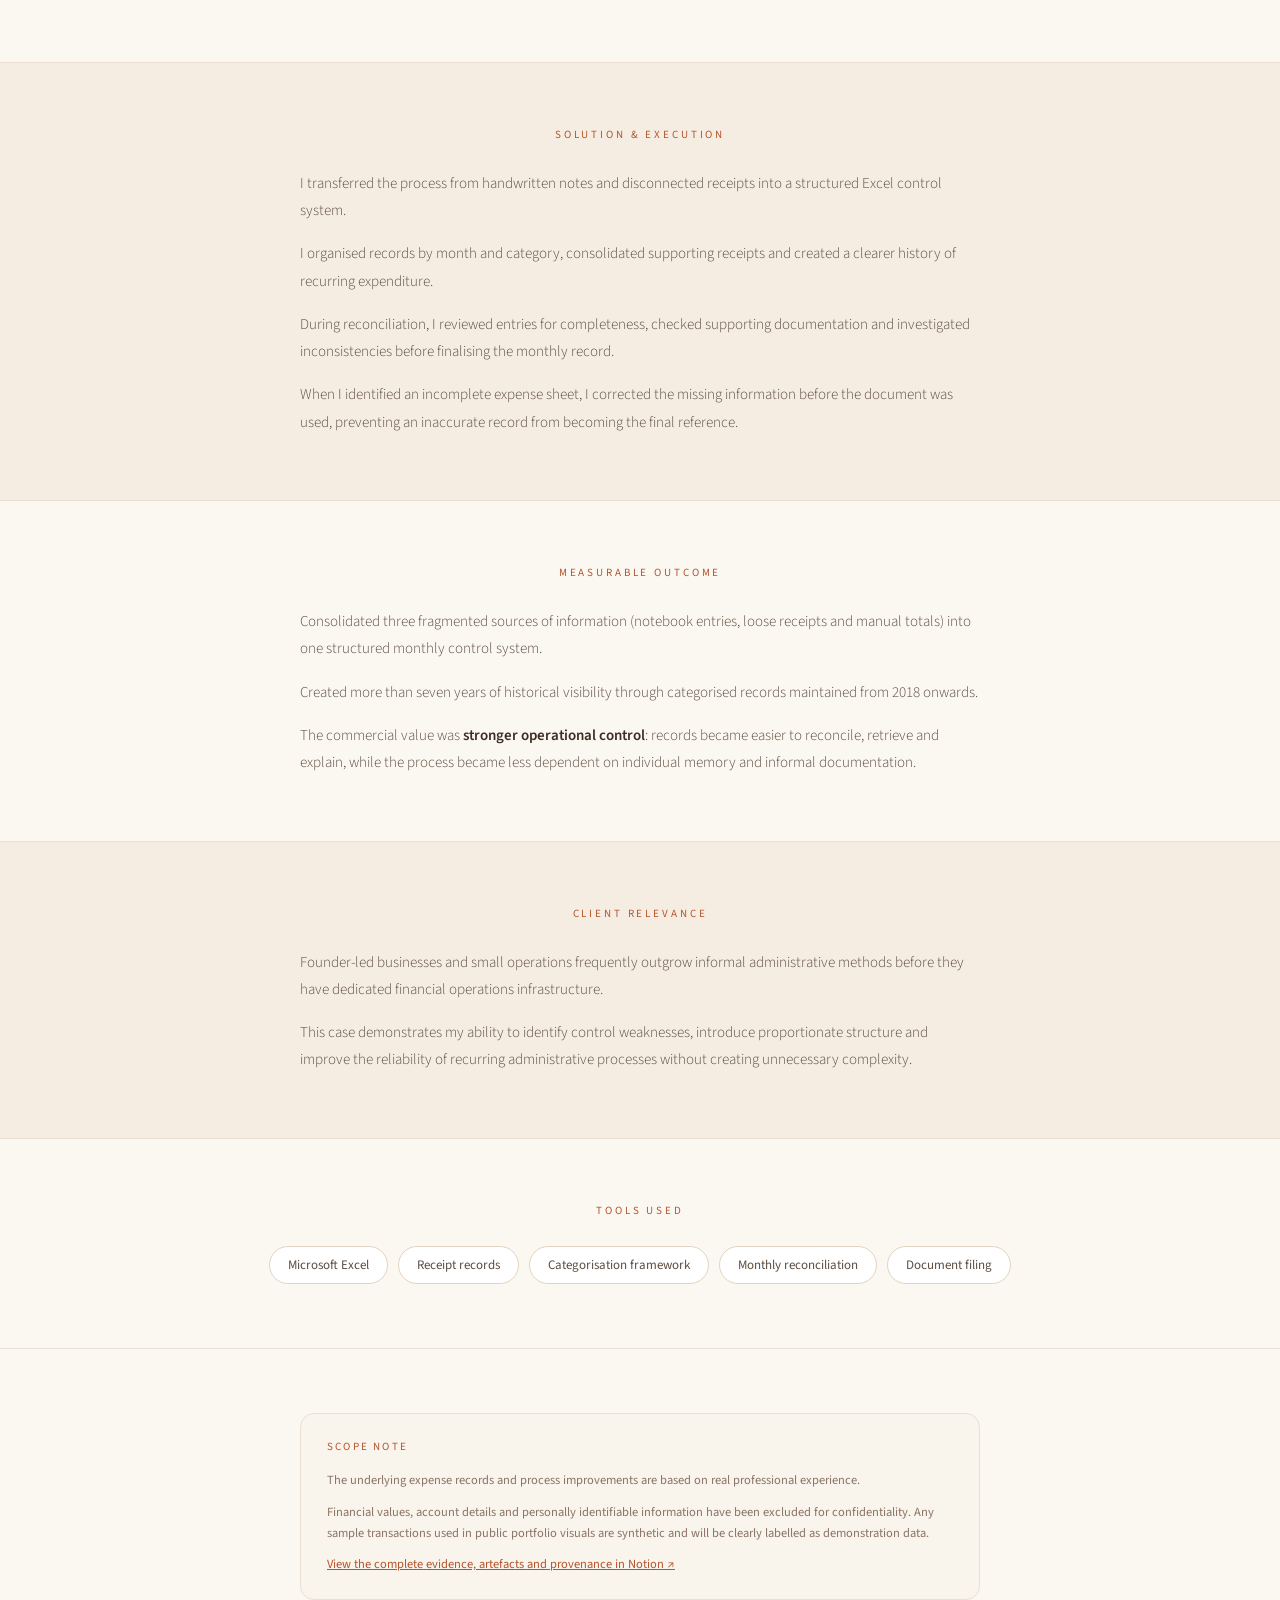
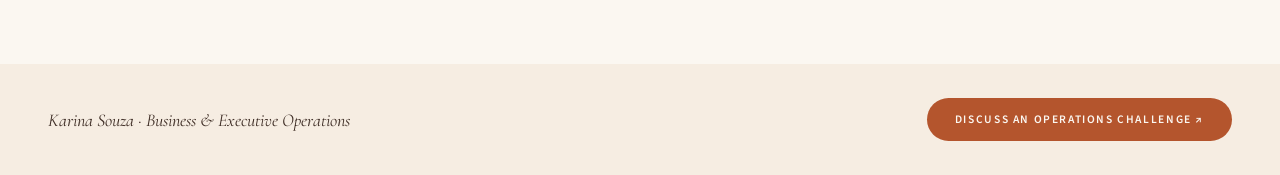
<file: cases/case-04.html>
<!DOCTYPE html>
<html lang="en">
<head>
<meta charset="utf-8">
<meta name="viewport" content="width=device-width, initial-scale=1">
<title>Expense Tracking &amp; Reconciliation Redesign &middot; Karina Souza</title>
<meta name="description" content="A retrospective redesign of a real expense-tracking and reconciliation process, with confidential data excluded.">
<link rel="canonical" href="https://karinajsou810-star.github.io/rh/cases/case-04.html">
<meta property="og:type" content="article">
<meta property="og:title" content="Expense Tracking &amp; Reconciliation Redesign · Karina Souza">
<meta property="og:description" content="A transparent portfolio case separating real operating experience from a retrospective process redesign.">
<meta property="og:url" content="https://karinajsou810-star.github.io/rh/cases/case-04.html">
<meta property="og:image" content="https://karinajsou810-star.github.io/rh/assets/karina-souza-og.png">
<meta property="og:image:alt" content="Karina Souza · Business and Executive Operations">
<meta name="twitter:card" content="summary_large_image">
<meta name="twitter:title" content="Expense Tracking &amp; Reconciliation Redesign · Karina Souza">
<meta name="twitter:description" content="A transparent portfolio case separating real operating experience from a retrospective process redesign.">
<meta name="twitter:image" content="https://karinajsou810-star.github.io/rh/assets/karina-souza-og.png">
<link rel="icon" href="../assets/favicon.svg" type="image/svg+xml">
<link rel="preconnect" href="https://fonts.googleapis.com">
<link rel="preconnect" href="https://fonts.gstatic.com" crossorigin>
<link href="https://fonts.googleapis.com/css2?family=Cormorant+Garamond:ital,wght@0,400;0,500;0,600;1,400;1,500&amp;family=Source+Sans+3:ital,wght@0,300;0,400;0,600;1,300&amp;display=swap" rel="stylesheet">
<style>
  *,*::before,*::after{box-sizing:border-box;margin:0;padding:0;}
  html{scroll-behavior:smooth;}
  body{margin:0;-webkit-font-smoothing:antialiased;background:#FBF7F1;font-family:'Source Sans 3',sans-serif;}
  ::selection{background:#B4552D;color:#FBF7F1;}
  a{color:#B4552D;} a:hover{color:#8F4023;}
  .nav-back:hover{opacity:0.7;}
  .cta-btn:hover{background:#8F4023;}
  .sec{padding:64px 48px;border-bottom:1px solid #EBDFD3;}
  .in{max-width:680px;margin:0 auto;}
  .lbl{font-size:11px;letter-spacing:0.26em;text-transform:uppercase;color:#B4552D;text-align:center;margin-bottom:28px;}
  .p{font-size:15px;font-weight:300;line-height:1.82;color:#5E4E42;margin-bottom:16px;}
  .p:last-child{margin-bottom:0;}
  .p strong{font-weight:600;color:#3D2C24;}
  .p em{color:#B4552D;font-style:italic;}
  .stats{display:grid;grid-template-columns:repeat(4,1fr);background:#F6EDE2;border-bottom:1px solid #EBDFD3;}
  .stat{padding:34px 30px;border-right:1px solid #E3D4C2;}
  .stat:last-child{border-right:0;}
  .stat b{display:block;font-family:'Cormorant Garamond',serif;font-size:24px;font-weight:500;line-height:1.2;color:#B4552D;margin-bottom:10px;min-height:58px;}
  .stat span{font-size:12.5px;line-height:1.5;color:#8A7466;}
  .flowline{border:1px solid #E3D4C2;background:#fff;border-radius:14px;padding:20px 24px;margin:6px 0 16px;font-family:'Cormorant Garamond',serif;font-style:italic;font-size:17px;line-height:1.7;color:#3D2C24;text-align:center;}
  .chips{display:flex;flex-wrap:wrap;gap:10px;justify-content:center;}
  .chip{font-size:13px;color:#5E4E42;border:1px solid #E3D4C2;background:#fff;border-radius:100px;padding:9px 18px;}
  .note{max-width:680px;margin:0 auto;border:1px solid #EBDFD3;border-radius:14px;padding:24px 26px;background:#F9F4EC;}
  .note p{font-size:12.5px;line-height:1.7;color:#8A7466;margin-bottom:10px;}
  .note p:last-child{margin-bottom:0;}
  @media(max-width:900px){.stats{grid-template-columns:1fr 1fr;}.stat{border-bottom:1px solid #E3D4C2;}.stat b{min-height:0;}}
  @media(max-width:640px){.sec{padding:48px 26px;}.stats{grid-template-columns:1fr;}.stat{border-right:0;}}
</style>
</head>
<body>

<nav style="display:flex; justify-content:space-between; align-items:center; flex-wrap:wrap; gap:12px; padding:22px 48px; border-bottom:1px solid #EBDFD3; background:#FBF7F1;">
  <a href="../index.html" style="font-family:'Cormorant Garamond',serif; font-style:italic; font-size:24px; color:#3D2C24; text-decoration:none;">Karina Souza</a>
  <a class="nav-back" href="../index.html#cases" style="font-size:11px; letter-spacing:0.16em; text-transform:uppercase; color:#B4552D; text-decoration:none;">&larr; Case studies</a>
</nav>

<header style="padding:76px 48px 52px; text-align:center; border-bottom:1px solid #EBDFD3;">
  <div style="font-size:11px; letter-spacing:0.26em; text-transform:uppercase; color:#B4552D;">Process Improvement &middot; Expense Control &middot; Operational Visibility</div>
  <h1 style="font-family:'Cormorant Garamond',serif; font-size:clamp(32px,4.2vw,50px); font-weight:500; line-height:1.1; color:#3D2C24; margin:22px auto 0; max-width:24ch;">Expense tracking &amp; reconciliation redesign</h1>
  <p style="font-size:14px; font-weight:300; line-height:1.7; color:#8A7466; margin:24px auto 0; max-width:60ch;">Recurring operational expenses, service-provider payments, supporting receipts and monthly administrative records.</p>
</header>

<section class="stats">
  <div class="stat"><b>Maintained since 2018</b><span>Historical monthly visibility preserved through categorised records.</span></div>
  <div class="stat"><b>3 fragmented inputs</b><span>Handwritten entries, loose receipts and manual totals consolidated.</span></div>
  <div class="stat"><b>1 structured control system</b><span>A single categorised source for recurring monthly administration.</span></div>
  <div class="stat"><b>Non-routine spend visible</b><span>Incomplete information and exceptions reviewed before final use.</span></div>
</section>

<section class="sec">
  <div class="in">
    <div class="lbl">Client context</div>
    <p class="p">An anonymised private executive office managing recurring operational expenses, service-provider payments, supporting receipts and monthly administrative records.</p>
    <p class="p">The process had developed informally and needed greater structure for reconciliation, historical reference and exception management.</p>
  </div>
</section>

<section class="sec" style="background:#F6EDE2;">
  <div class="in">
    <div class="lbl">Operational challenge</div>
    <p class="p">Expense information was initially maintained through handwritten notebook entries, loose receipts and manually calculated totals.</p>
    <p class="p">Records were not consistently categorised, historical comparisons were difficult and missing documentation could make monthly reconciliation harder to verify.</p>
    <p class="p">The process depended heavily on individual memory and manual searching rather than a structured record showing what had been purchased, how it should be classified and whether the supporting documentation was complete.</p>
  </div>
</section>

<section class="sec">
  <div class="in">
    <div class="lbl">Ownership &amp; decisions</div>
    <p class="p">I identified that the main operational risk was not transaction volume but <em>the absence of consistent structure and traceability</em>.</p>
    <p class="p">I decided to replace the informal method with a categorised digital tracker that remained simple enough for recurring use.</p>
    <p class="p">I defined practical expense categories, established a consistent monthly structure and introduced a method for identifying missing information or explaining exceptions before records were considered complete.</p>
  </div>
</section>

<section class="sec" style="background:#F6EDE2;">
  <div class="in">
    <div class="lbl">Solution &amp; execution</div>
    <p class="p">I transferred the process from handwritten notes and disconnected receipts into a structured Excel control system.</p>
    <p class="p">I organised records by month and category, consolidated supporting receipts and created a clearer history of recurring expenditure.</p>
    <p class="p">During reconciliation, I reviewed entries for completeness, checked supporting documentation and investigated inconsistencies before finalising the monthly record.</p>
    <p class="p">When I identified an incomplete expense sheet, I corrected the missing information before the document was used, preventing an inaccurate record from becoming the final reference.</p>
  </div>
</section>

<section class="sec">
  <div class="in">
    <div class="lbl">Measurable outcome</div>
    <p class="p">Consolidated three fragmented sources of information (notebook entries, loose receipts and manual totals) into one structured monthly control system.</p>
    <p class="p">Created more than seven years of historical visibility through categorised records maintained from 2018 onwards.</p>
    <p class="p">The commercial value was <strong>stronger operational control</strong>: records became easier to reconcile, retrieve and explain, while the process became less dependent on individual memory and informal documentation.</p>
  </div>
</section>

<section class="sec" style="background:#F6EDE2;">
  <div class="in">
    <div class="lbl">Client relevance</div>
    <p class="p">Founder-led businesses and small operations frequently outgrow informal administrative methods before they have dedicated financial operations infrastructure.</p>
    <p class="p">This case demonstrates my ability to identify control weaknesses, introduce proportionate structure and improve the reliability of recurring administrative processes without creating unnecessary complexity.</p>
  </div>
</section>

<section class="sec">
  <div class="in" style="max-width:820px;">
    <div class="lbl">Tools used</div>
    <div class="chips"><span class="chip">Microsoft Excel</span>
      <span class="chip">Receipt records</span>
      <span class="chip">Categorisation framework</span>
      <span class="chip">Monthly reconciliation</span>
      <span class="chip">Document filing</span></div>
  </div>
</section>

<section class="sec" style="border-bottom:0;">
  <div class="note">
    <p style="font-size:11px;letter-spacing:0.2em;text-transform:uppercase;color:#B4552D;margin-bottom:14px;">Scope note</p>
    <p>The underlying expense records and process improvements are based on real professional experience.</p>
    <p>Financial values, account details and personally identifiable information have been excluded for confidentiality. Any sample transactions used in public portfolio visuals are synthetic and will be clearly labelled as demonstration data.</p>
    <p><a href="https://dynamic-bugle-a10.notion.site/Karina-Souza-Business-Operations-Case-Studies-Evidence-3c784d0cf60881fda186f1b94b634226" target="_blank" rel="noopener">View the complete evidence, artefacts and provenance in Notion &#8599;</a></p>
  </div>
</section>

<footer style="padding:34px 48px; display:flex; justify-content:space-between; align-items:center; flex-wrap:wrap; gap:14px; background:#F6EDE2;">
  <span style="font-family:'Cormorant Garamond',serif; font-style:italic; font-size:18px; color:#3D2C24;">Karina Souza &middot; Business &amp; Executive Operations</span>
  <a class="cta-btn" href="../contact.html" style="display:inline-flex; background:#B4552D; color:#FBF7F1; font-size:11.5px; font-weight:600; letter-spacing:0.14em; text-transform:uppercase; text-decoration:none; padding:13px 28px; border-radius:100px;">Discuss an operations challenge &nearr;</a>
</footer>

</body>
</html>
</file>
